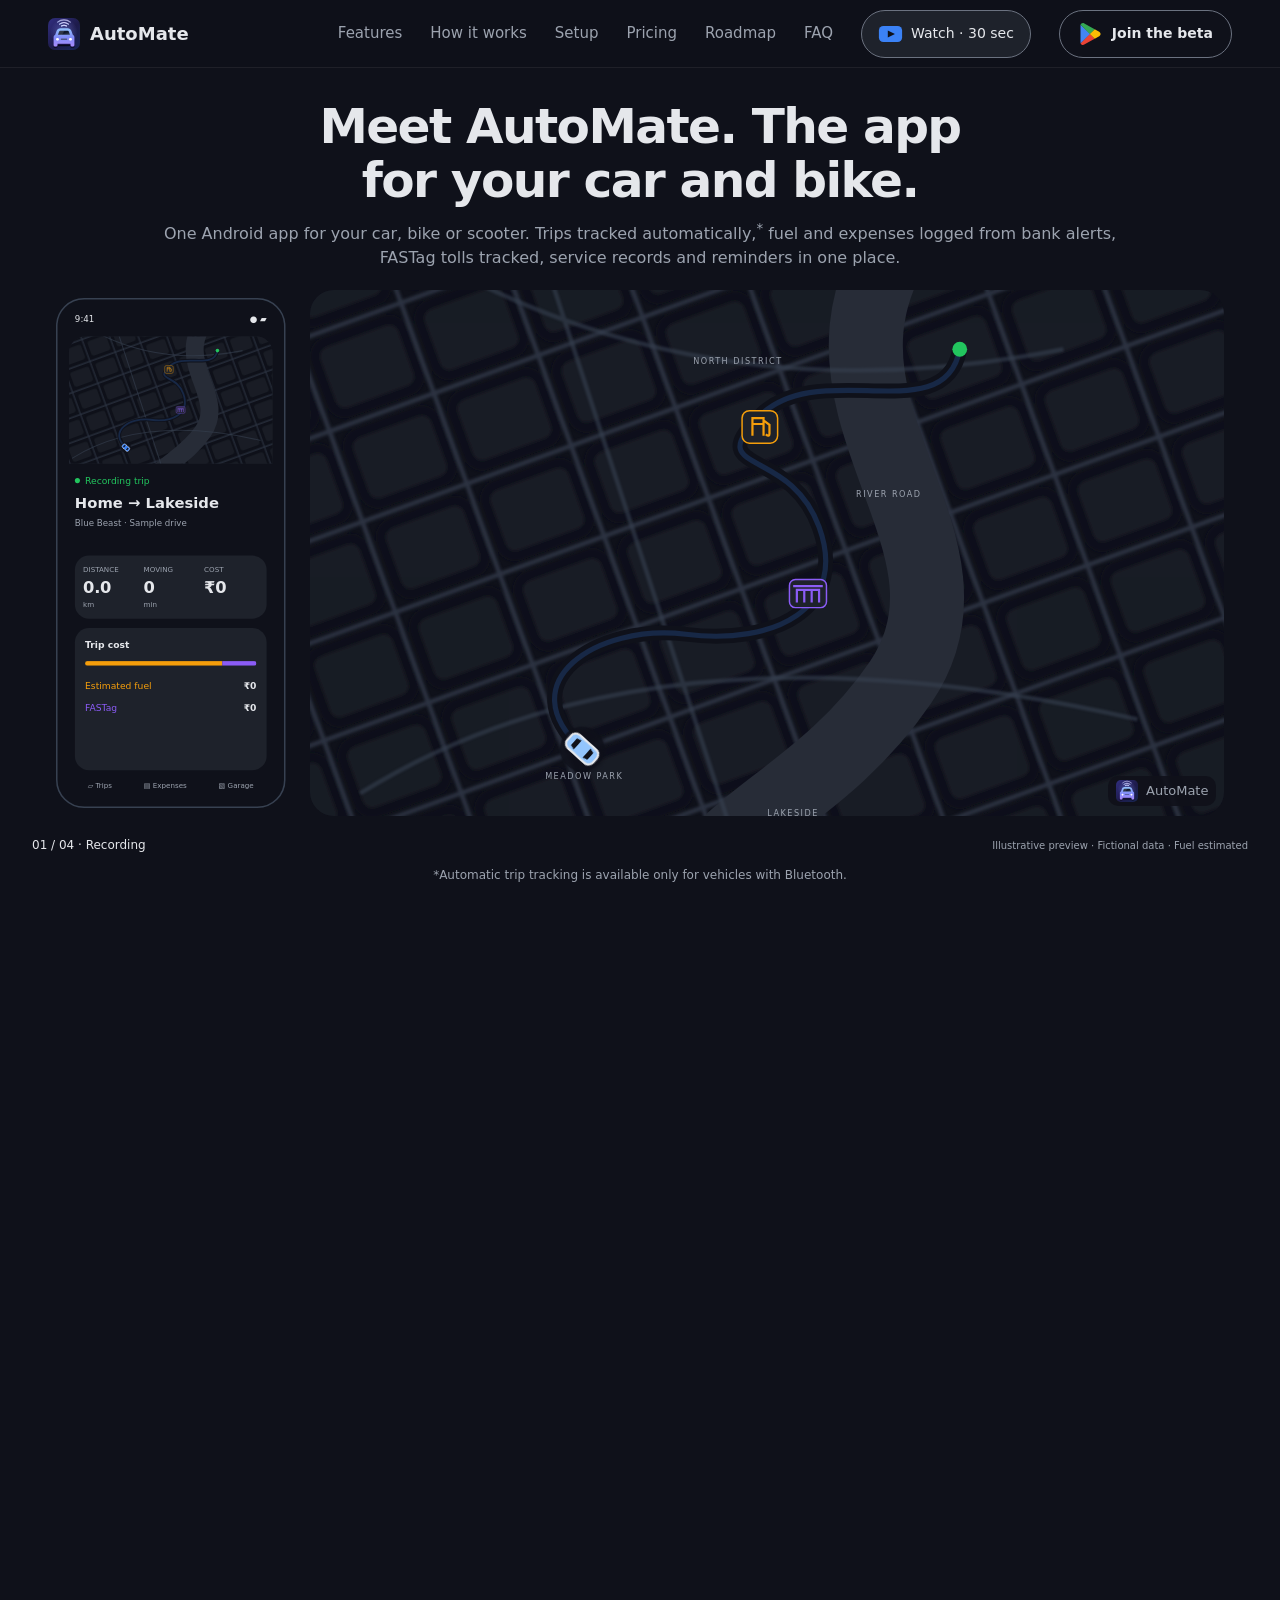
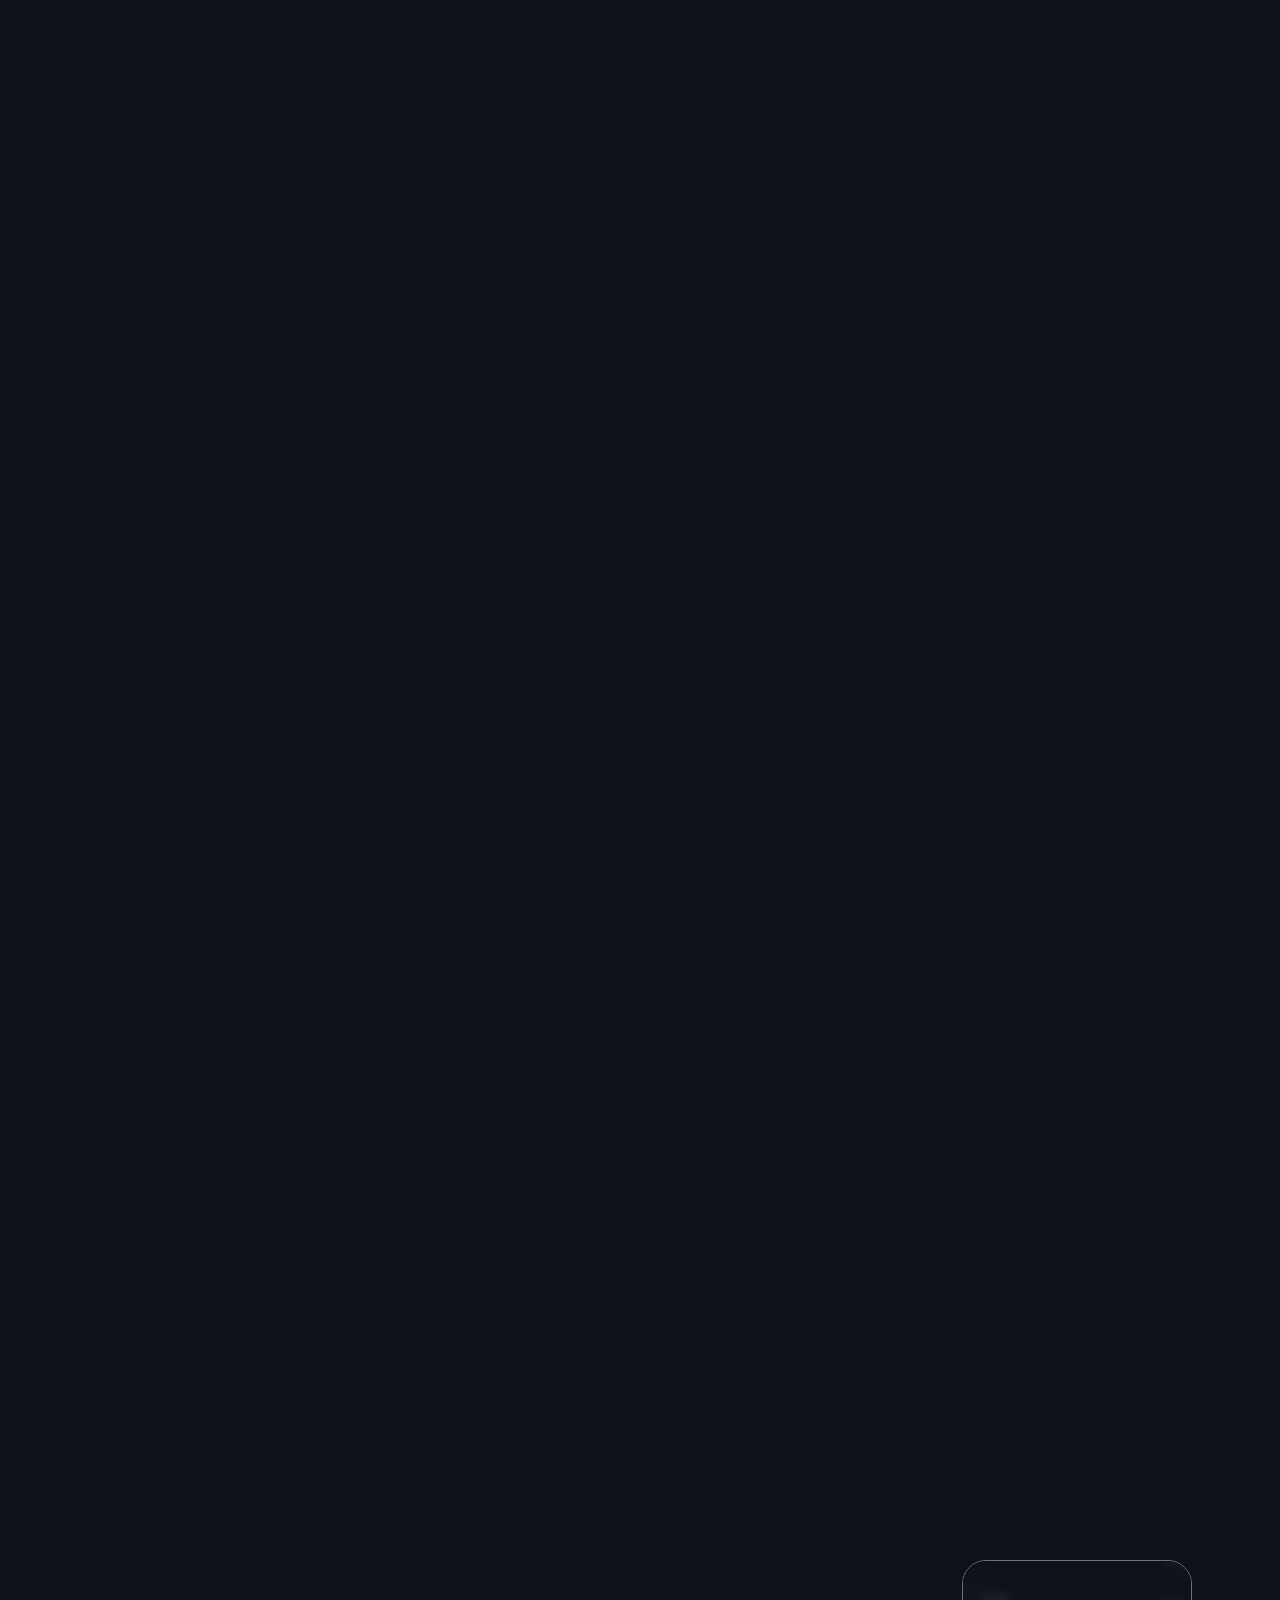
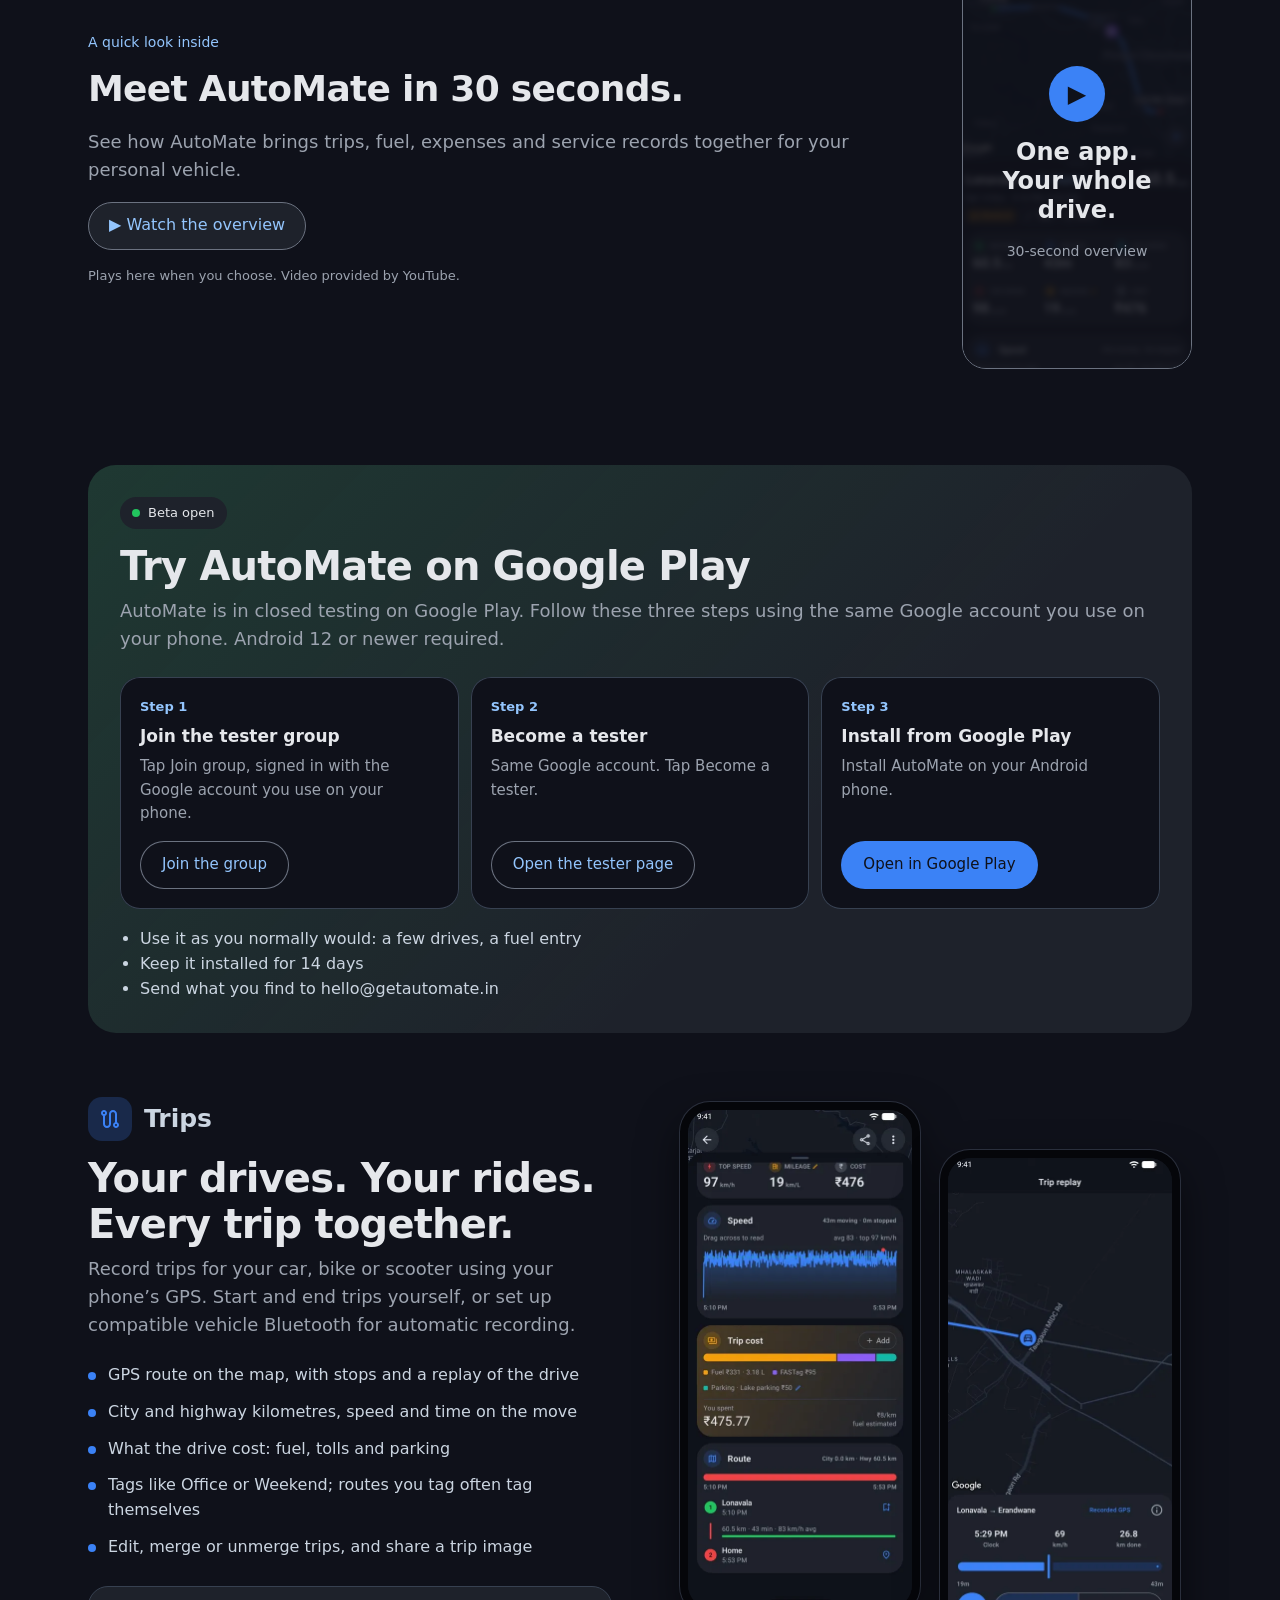
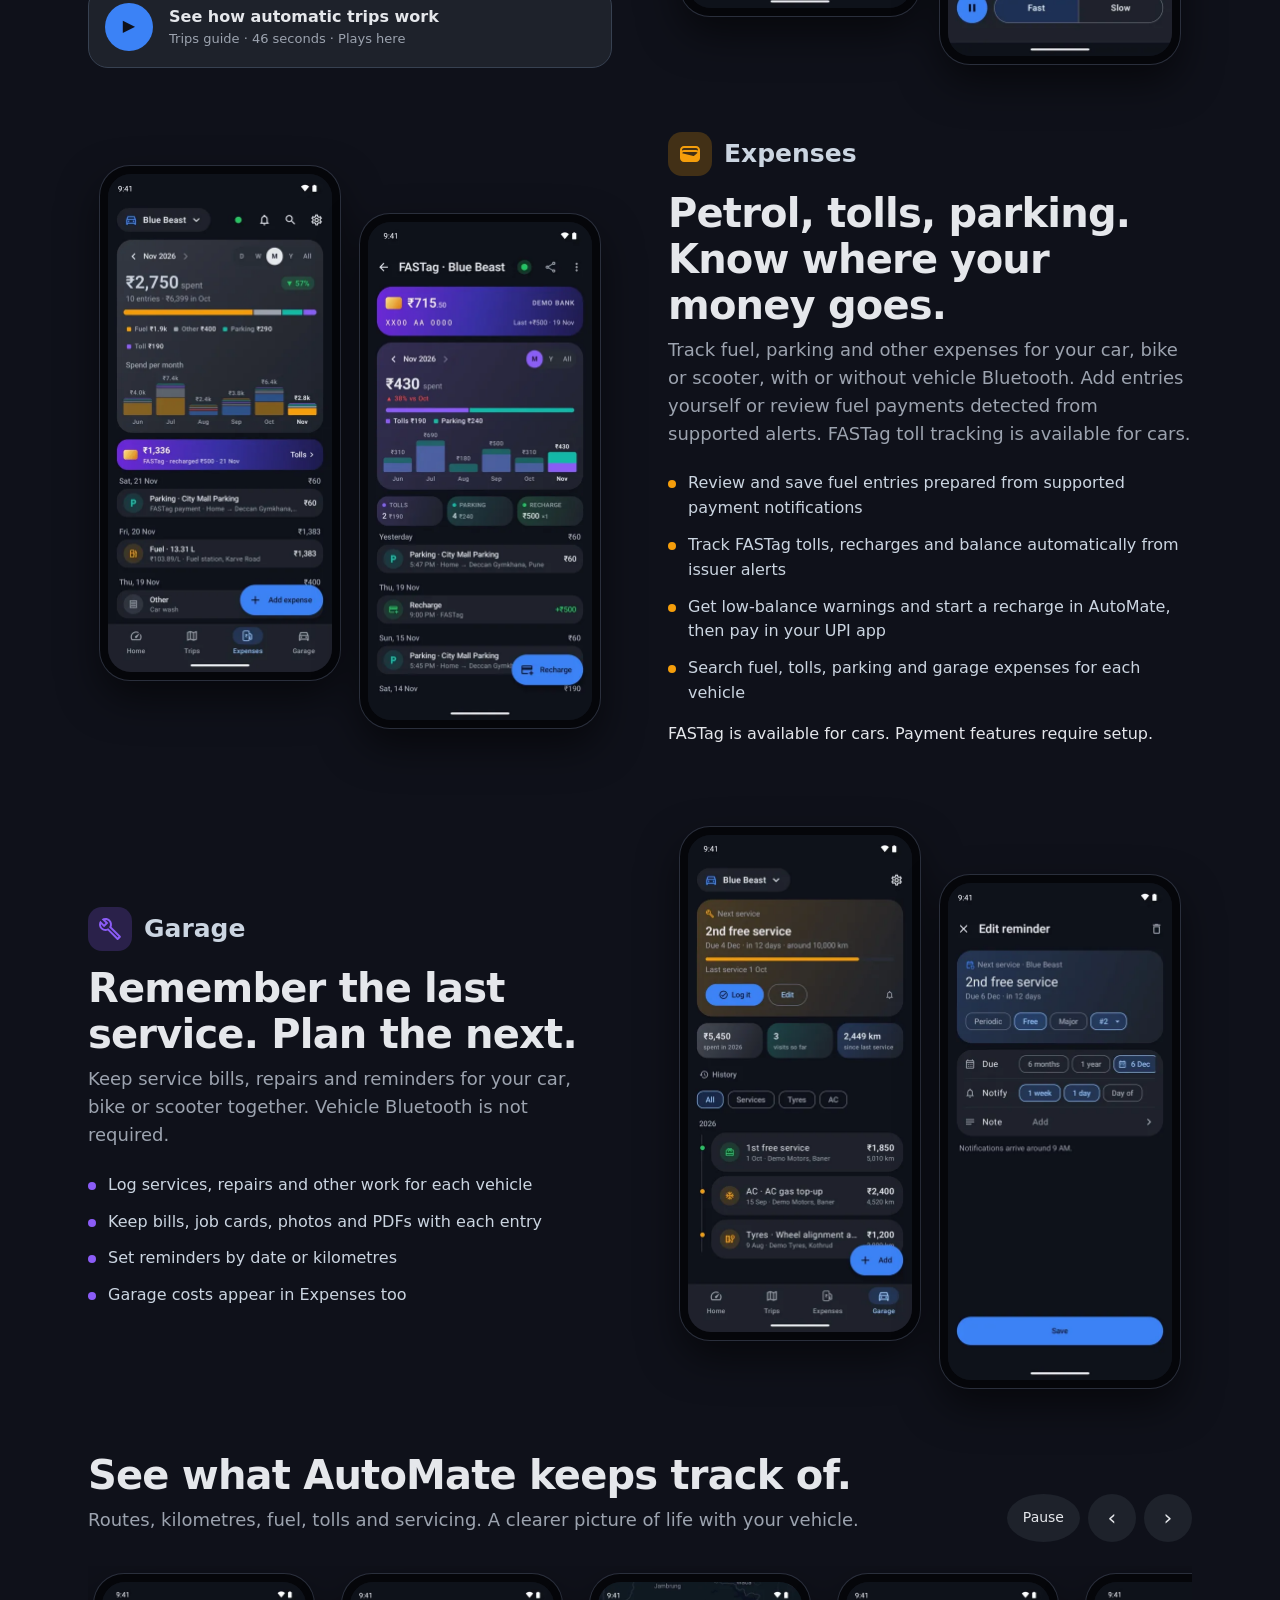
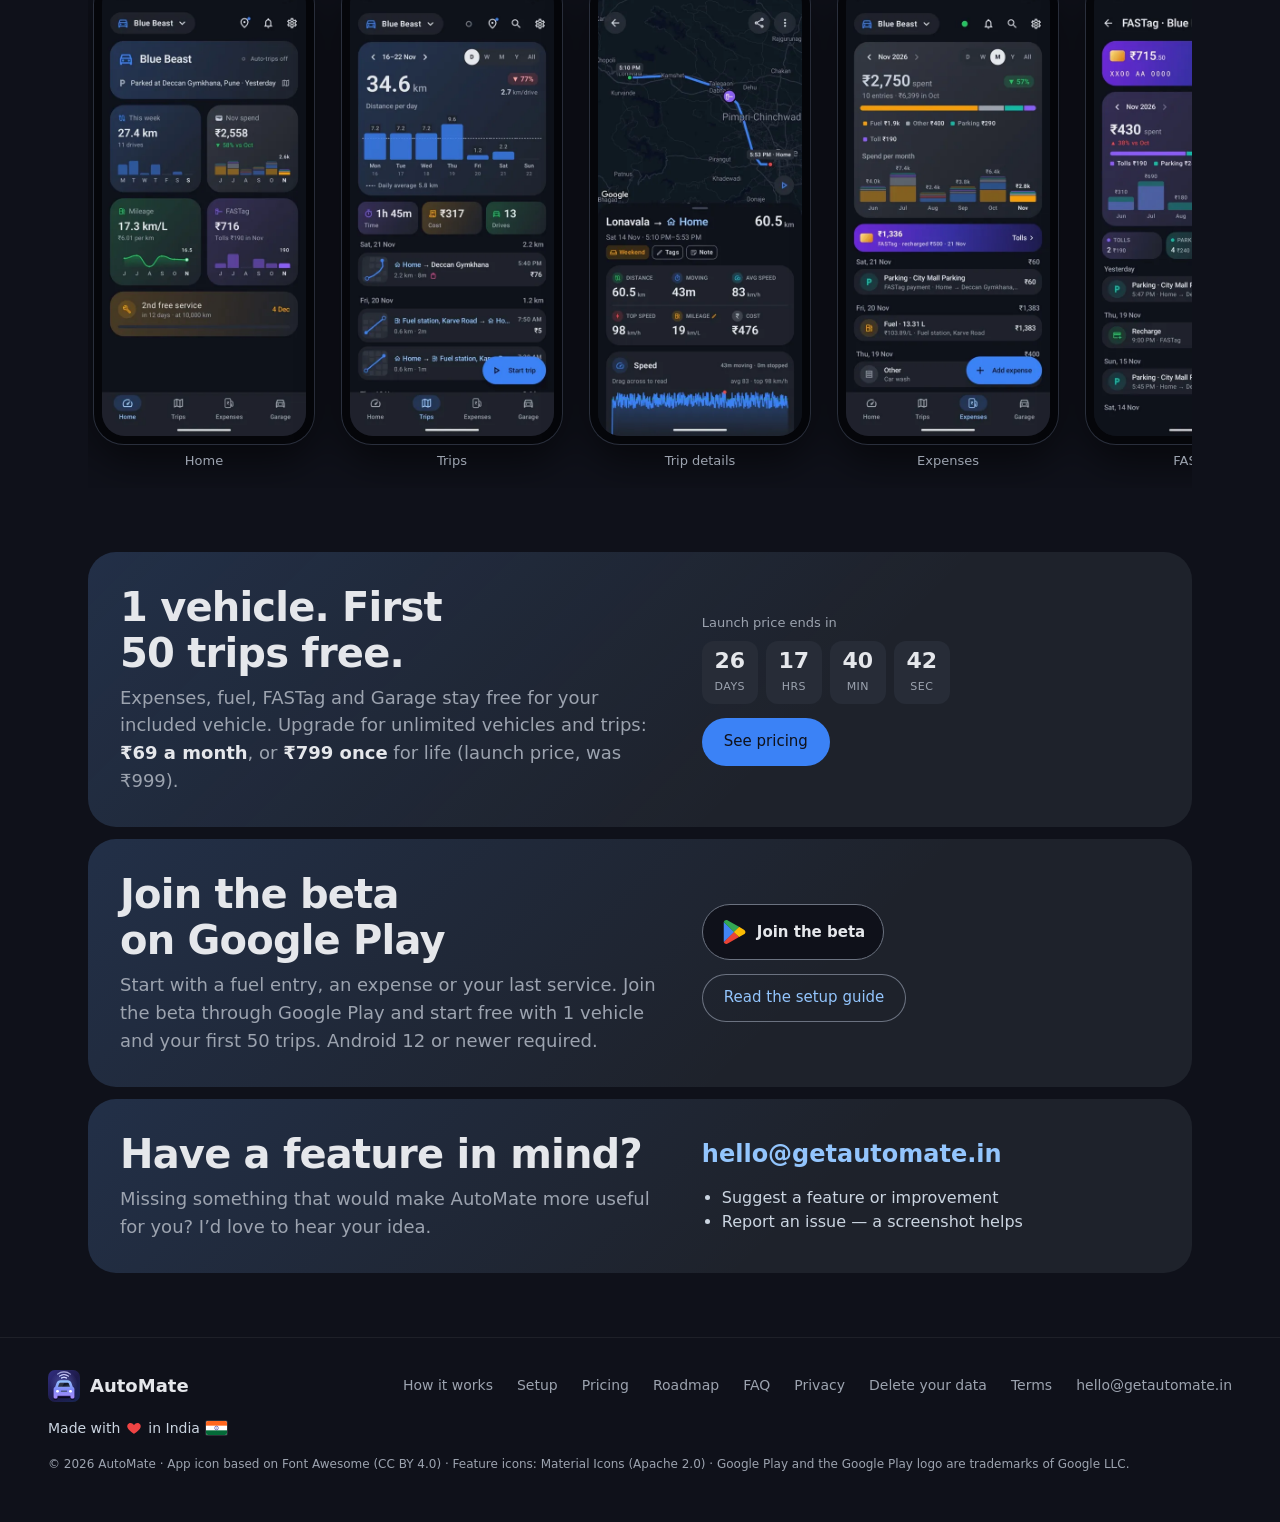
<file: site/index.html>
<!doctype html>
<html lang="en">
<head>
<meta charset="utf-8">
<meta name="viewport" content="width=device-width, initial-scale=1">
<title>AutoMate – Vehicle Expense &amp; Trip Tracker for India</title>
<meta name="description" content="Manage trips, fuel, expenses and service records for your car, bike or scooter with AutoMate. Bluetooth is only needed for automatic trip tracking.">
<meta name="theme-color" content="#0F111A">
<meta name="color-scheme" content="dark">
<meta property="og:title" content="AutoMate – Vehicle Expense &amp; Trip Tracker for India">
<meta property="og:description" content="Manage trips, fuel, expenses and service records for your car, bike or scooter with AutoMate. Bluetooth is only needed for automatic trip tracking.">
<meta property="og:type" content="website">
<link rel="canonical" href="https://getautomate.in/">
<meta property="og:url" content="https://getautomate.in/">
<meta property="og:site_name" content="AutoMate">
<meta property="og:locale" content="en_IN">
<meta property="og:image" content="https://getautomate.in/img/og.jpg?v=9339975a6293">
<meta property="og:image:width" content="1200">
<meta property="og:image:height" content="630">
<meta property="og:image:alt" content="AutoMate: a mate for your auto. Trips and spending, tracked on your Android phone.">
<meta name="twitter:card" content="summary_large_image">
<meta name="twitter:title" content="AutoMate – Vehicle Expense &amp; Trip Tracker for India">
<meta name="twitter:description" content="Manage trips, fuel, expenses and service records for your car, bike or scooter with AutoMate. Bluetooth is only needed for automatic trip tracking.">
<link rel="manifest" href="manifest.webmanifest">
<link rel="icon" href="favicon.svg" type="image/svg+xml">
<link rel="icon" href="favicon-32.png" sizes="32x32" type="image/png">
<link rel="apple-touch-icon" href="apple-touch-icon.png">
<link rel="stylesheet" href="style.css?v=ecc96122eb68">
<link rel="stylesheet" href="trip-story.css?v=51553494ea7e">
<link rel="stylesheet" href="video.css?v=45ad3bd97afd">
<script type="application/ld+json">
{
 "@context": "https://schema.org",
 "@graph": [
  {
   "@type": "Organization",
   "@id": "https://getautomate.in/#org",
   "name": "AutoMate",
   "url": "https://getautomate.in/",
   "logo": "https://getautomate.in/apple-touch-icon.png",
   "email": "hello@getautomate.in"
  },
  {
   "@type": "WebSite",
   "@id": "https://getautomate.in/#site",
   "name": "AutoMate",
   "url": "https://getautomate.in/",
   "publisher": {
    "@id": "https://getautomate.in/#org"
   },
   "inLanguage": "en-IN"
  },
  {
   "@type": "MobileApplication",
   "name": "AutoMate",
   "operatingSystem": "Android 12 or newer",
   "applicationCategory": "TravelApplication",
   "description": "AutoMate is a personal vehicle management app for car, bike and scooter owners in India. Manage fuel, expenses and garage records without vehicle Bluetooth. Record trips manually using phone GPS, or automatically with compatible vehicle Bluetooth after setup. FASTag tracking is for cars and uses supported issuer alerts. No extra hardware or account is required.",
   "url": "https://getautomate.in/",
   "image": "https://getautomate.in/apple-touch-icon.png",
   "publisher": {
    "@id": "https://getautomate.in/#org"
   },
   "offers": [
    {
     "@type": "Offer",
     "name": "Free: 1 vehicle and first 50 trips",
     "price": "0",
     "priceCurrency": "INR"
    },
    {
     "@type": "Offer",
     "name": "Monthly: unlimited vehicles and trips",
     "price": "69",
     "priceCurrency": "INR"
    },
    {
     "@type": "Offer",
     "name": "Lifetime: unlimited vehicles and trips",
     "price": "999",
     "priceCurrency": "INR"
    }
   ]
  }
 ]
}
</script>
</head>
<body>
<svg class="sprite" aria-hidden="true"><symbol id="build" viewBox="0 0 24 24"><path d="M22.61 18.99l-9.08-9.08c.93-2.34.45-5.1-1.44-7C9.79.61 6.21.4 3.66 2.26L7.5 6.11 6.08 7.52 2.25 3.69C.39 6.23.6 9.82 2.9 12.11c1.86 1.86 4.57 2.35 6.89 1.48l9.11 9.11c.39.39 1.02.39 1.41 0l2.3-2.3c.4-.38.4-1.01 0-1.41zm-3 1.6l-9.46-9.46c-.61.45-1.29.72-2 .82-1.36.2-2.79-.21-3.83-1.25C3.37 9.76 2.93 8.5 3 7.26l3.09 3.09 4.24-4.24-3.09-3.09c1.24-.07 2.49.37 3.44 1.31 1.08 1.08 1.49 2.57 1.24 3.96-.12.71-.42 1.37-.88 1.96l9.45 9.45-.88.89z"/></symbol><symbol id="calendar-month" viewBox="0 0 24 24"><path d="M19,4h-1V2h-2v2H8V2H6v2H5C3.89,4,3.01,4.9,3.01,6L3,20c0,1.1,0.89,2,2,2h14c1.1,0,2-0.9,2-2V6C21,4.9,20.1,4,19,4z M19,20 H5V10h14V20z M19,8H5V6h14V8z M9,14H7v-2h2V14z M13,14h-2v-2h2V14z M17,14h-2v-2h2V14z M9,18H7v-2h2V18z M13,18h-2v-2h2V18z M17,18 h-2v-2h2V18z"/></symbol><symbol id="local-gas-station" viewBox="0 0 24 24"><path d="m19.77 7.23.01-.01-3.72-3.72L15 4.56l2.11 2.11c-.94.36-1.61 1.26-1.61 2.33 0 1.38 1.12 2.5 2.5 2.5.36 0 .69-.08 1-.21v7.21c0 .55-.45 1-1 1s-1-.45-1-1V14c0-1.1-.9-2-2-2h-1V5c0-1.1-.9-2-2-2H6c-1.1 0-2 .9-2 2v16h10v-7.5h1.5v5c0 1.38 1.12 2.5 2.5 2.5s2.5-1.12 2.5-2.5V9c0-.69-.28-1.32-.73-1.77zM12 13.5V19H6v-7h6v1.5zm0-3.5H6V5h6v5zm6 0c-.55 0-1-.45-1-1s.45-1 1-1 1 .45 1 1-.45 1-1 1z"/></symbol><symbol id="route" viewBox="0 0 24 24"><path d="M19,15.18V7c0-2.21-1.79-4-4-4s-4,1.79-4,4v10c0,1.1-0.9,2-2,2s-2-0.9-2-2V8.82C8.16,8.4,9,7.3,9,6c0-1.66-1.34-3-3-3 S3,4.34,3,6c0,1.3,0.84,2.4,2,2.82V17c0,2.21,1.79,4,4,4s4-1.79,4-4V7c0-1.1,0.9-2,2-2s2,0.9,2,2v8.18c-1.16,0.41-2,1.51-2,2.82 c0,1.66,1.34,3,3,3s3-1.34,3-3C21,16.7,20.16,15.6,19,15.18z M6,7C5.45,7,5,6.55,5,6s0.45-1,1-1s1,0.45,1,1S6.55,7,6,7z M18,19 c-0.55,0-1-0.45-1-1s0.45-1,1-1s1,0.45,1,1S18.55,19,18,19z"/></symbol><symbol id="speed" viewBox="0 0 24 24"><path d="M20.38 8.57l-1.23 1.85a8 8 0 0 1-.22 7.58H5.07A8 8 0 0 1 15.58 6.85l1.85-1.23A10 10 0 0 0 3.35 19a2 2 0 0 0 1.72 1h13.85a2 2 0 0 0 1.74-1 10 10 0 0 0-.27-10.44z"/><path d="M10.59 15.41a2 2 0 0 0 2.83 0l5.66-8.49-8.49 5.66a2 2 0 0 0 0 2.83z"/></symbol><symbol id="swap-horiz" viewBox="0 0 24 24"><path d="M6.99 11L3 15l3.99 4v-3H14v-2H6.99v-3zM21 9l-3.99-4v3H10v2h7.01v3L21 9z"/></symbol><symbol id="toll" viewBox="0 0 24 24"><path d="M4 9h4a1 1 0 0 1 1 1v11H3V10a1 1 0 0 1 1-1zM2 9h8L9 5H3z" fill="none" stroke="currentColor" stroke-width="1.6" stroke-linejoin="round"/><path d="M9 13h12" fill="none" stroke="currentColor" stroke-width="2.2" stroke-linecap="round"/></symbol><symbol id="wallet" viewBox="0 0 24 24"><path d="M18,4H6C3.79,4,2,5.79,2,8v8c0,2.21,1.79,4,4,4h12c2.21,0,4-1.79,4-4V8C22,5.79,20.21,4,18,4z M16.14,13.77 c-0.24,0.2-0.57,0.28-0.88,0.2L4.15,11.25C4.45,10.52,5.16,10,6,10h12c0.67,0,1.26,0.34,1.63,0.84L16.14,13.77z M6,6h12 c1.1,0,2,0.9,2,2v0.55C19.41,8.21,18.73,8,18,8H6C5.27,8,4.59,8.21,4,8.55V8C4,6.9,4.9,6,6,6z"/></symbol></svg>
<a class="skip" href="#main">Skip to content</a>
<header class="nav">
  <a class="logo" href="./"><img src="img/logo.svg" alt="" width="32" height="32">AutoMate</a>
  <nav class="links" aria-label="Main">
    <a href="index.html#features">Features</a><a href="how-it-works.html">How it works</a><a href="setup.html">Setup</a><a href="pricing.html">Pricing</a><a href="roadmap.html">Roadmap</a><a href="faq.html">FAQ</a>
    <button class="nav-video" data-open-video aria-label="Watch the 30-second AutoMate video"><svg viewBox="0 0 28 20" aria-hidden="true"><rect x="1" y="1" width="26" height="18" rx="5"/><path d="m11 6 8 4-8 4z"/></svg><span>Watch · 30 sec</span></button>
    <a class="btn beta-cta" aria-label="Join the beta on Google Play" href="index.html#beta"><img src="img/google-play.svg" width="24" height="24" alt="" aria-hidden="true"><span>Join the beta</span></a>
  </nav>
</header>
<main id="main">
<svg class="sprite" aria-hidden="true"><symbol id="story-route" viewBox="0 0 24 24"><path d="M19,15.18V7c0-2.21-1.79-4-4-4s-4,1.79-4,4v10c0,1.1-0.9,2-2,2s-2-0.9-2-2V8.82C8.16,8.4,9,7.3,9,6c0-1.66-1.34-3-3-3 S3,4.34,3,6c0,1.3,0.84,2.4,2,2.82V17c0,2.21,1.79,4,4,4s4-1.79,4-4V7c0-1.1,0.9-2,2-2s2,0.9,2,2v8.18c-1.16,0.41-2,1.51-2,2.82 c0,1.66,1.34,3,3,3s3-1.34,3-3C21,16.7,20.16,15.6,19,15.18z M6,7C5.45,7,5,6.55,5,6s0.45-1,1-1s1,0.45,1,1S6.55,7,6,7z M18,19 c-0.55,0-1-0.45-1-1s0.45-1,1-1s1,0.45,1,1S18.55,19,18,19z"/></symbol><symbol id="story-wallet" viewBox="0 0 24 24"><path d="M18,4H6C3.79,4,2,5.79,2,8v8c0,2.21,1.79,4,4,4h12c2.21,0,4-1.79,4-4V8C22,5.79,20.21,4,18,4z M16.14,13.77 c-0.24,0.2-0.57,0.28-0.88,0.2L4.15,11.25C4.45,10.52,5.16,10,6,10h12c0.67,0,1.26,0.34,1.63,0.84L16.14,13.77z M6,6h12 c1.1,0,2,0.9,2,2v0.55C19.41,8.21,18.73,8,18,8H6C5.27,8,4.59,8.21,4,8.55V8C4,6.9,4.9,6,6,6z"/></symbol><symbol id="story-local-gas-station" viewBox="0 0 24 24"><path d="m19.77 7.23.01-.01-3.72-3.72L15 4.56l2.11 2.11c-.94.36-1.61 1.26-1.61 2.33 0 1.38 1.12 2.5 2.5 2.5.36 0 .69-.08 1-.21v7.21c0 .55-.45 1-1 1s-1-.45-1-1V14c0-1.1-.9-2-2-2h-1V5c0-1.1-.9-2-2-2H6c-1.1 0-2 .9-2 2v16h10v-7.5h1.5v5c0 1.38 1.12 2.5 2.5 2.5s2.5-1.12 2.5-2.5V9c0-.69-.28-1.32-.73-1.77zM12 13.5V19H6v-7h6v1.5zm0-3.5H6V5h6v5zm6 0c-.55 0-1-.45-1-1s.45-1 1-1 1 .45 1 1-.45 1-1 1z"/></symbol><symbol id="story-toll" viewBox="0 0 24 24"><path d="M4 9h4a1 1 0 0 1 1 1v11H3V10a1 1 0 0 1 1-1zM2 9h8L9 5H3z" fill="none" stroke="currentColor" stroke-width="1.6" stroke-linejoin="round"/><path d="M9 13h12" fill="none" stroke="currentColor" stroke-width="2.2" stroke-linecap="round"/></symbol><symbol id="story-receipt-long" viewBox="0 0 24 24"><path d="M19.5,3.5L18,2l-1.5,1.5L15,2l-1.5,1.5L12,2l-1.5,1.5L9,2L7.5,3.5L6,2v14H3v3c0,1.66,1.34,3,3,3h12c1.66,0,3-1.34,3-3V2 L19.5,3.5z M15,20H6c-0.55,0-1-0.45-1-1v-1h10V20z M19,19c0,0.55-0.45,1-1,1s-1-0.45-1-1v-3H8V5h11V19z"/><rect height="2" width="6" x="9" y="7"/><rect height="2" width="2" x="16" y="7"/><rect height="2" width="6" x="9" y="10"/><rect height="2" width="2" x="16" y="10"/></symbol><symbol id="story-time" viewBox="0 0 24 24"><path d="M12 2a10 10 0 1 0 0 20 10 10 0 0 0 0-20m0 2a8 8 0 1 1 0 16 8 8 0 0 1 0-16m-1 3v6l5 3 1-1.7-4-2.3V7z"/></symbol></svg><svg class="sprite" aria-hidden="true"><symbol id="story-place" viewBox="0 0 24 24"><path d="M12 12c-1.1 0-2-.9-2-2s.9-2 2-2 2 .9 2 2-.9 2-2 2zm6-1.8C18 6.57 15.35 4 12 4s-6 2.57-6 6.2c0 2.34 1.95 5.44 6 9.14 4.05-3.7 6-6.8 6-9.14zM12 2c4.2 0 8 3.22 8 8.2 0 3.32-2.67 7.25-8 11.8-5.33-4.55-8-8.48-8-11.8C4 5.22 7.8 2 12 2z"/></symbol></svg><section id="trip-story" aria-label="Follow a sample AutoMate trip"><section class="drive-track journey-track" id="journey"><div class="drive-stage stage"><div class="map-decorations"><div class="map-notice" id="mapNotice" role="status" aria-live="polite"><span class="notice-icon" id="noticeIcon"></span><div><strong id="noticeTitle"></strong><small id="noticeDetail"></small></div></div><div class="map-brand" id="mapBrand"><img src="img/logo.svg" alt="" width="22" height="22"><span>AutoMate</span></div></div><div class="map-shade"></div><header class="fixed-intro"><h1>Meet AutoMate. <br>The app for your car and bike.</h1><p>One Android app for your car, bike or scooter. Trips tracked automatically,<sup>*</sup> fuel and expenses logged from bank alerts, FASTag tolls tracked, service records and reminders in one place.</p></header><section class="intro"><div class="visual" id="visual"><svg class="map" viewBox="640 70 720 710" preserveAspectRatio="xMidYMid meet" aria-label="Illustrative map with a route, toll booth and fuel stop"><defs><pattern id="blocks" width="150" height="130" patternTransform="rotate(-20)" patternUnits="userSpaceOnUse"><rect class="district" x="10" y="10" width="125" height="100" rx="20"/><path class="street" d="M0 125H150M145 0V130"/></pattern><filter id="soft"><feGaussianBlur stdDeviation="2"/></filter></defs><rect x="-2000" y="-2000" width="6000" height="6000" fill="var(--bg)"/><rect x="-2000" y="-2000" width="6000" height="6000" fill="url(#blocks)" opacity=".7" filter="url(#soft)"/><path d="M1270 -100C940 180 1330 380 1180 600S800 800 950 1050" fill="none" stroke="var(--high)" stroke-width="100"/><g class="minor"><path class="street" d="M500 0Q900 250 1400 150M450 750Q850 500 1500 650M690 0L1000 950"/></g><text class="map-label" x="900" y="170">NORTH DISTRICT</text><text class="map-label" x="1000" y="780">LAKESIDE</text><path id="routeBase" class="route-shadow" d="M750 690C650 600 770 520 890 535S1110 500 1070 390S910 320 990 240S1240 260 1260 150"/><path class="route" opacity=".2" d="M750 690C650 600 770 520 890 535S1110 500 1070 390S910 320 990 240S1240 260 1260 150"/><path id="routeDraw" class="route" d="M750 690C650 600 770 520 890 535S1110 500 1070 390S910 320 990 240S1240 260 1260 150"/><g id="tollMarker" transform="translate(1055 480)"><rect x="-25" y="-19" width="50" height="38" rx="8" fill="var(--surface)" stroke="var(--violet)" stroke-width="2"/><path d="M-15 12V-5H15V12M-20 -10H20M-5 -5V12M5 -5V12" fill="none" stroke="var(--violet)" stroke-width="3"/></g><g id="fuelMarker" transform="translate(990 255)"><rect x="-24" y="-22" width="48" height="44" rx="10" fill="var(--surface)" stroke="var(--amber)" stroke-width="2"/><path d="M-10 12V-12H5V12M-10 -4H5M5 -9L13 -3V9Q13 14 8 10" fill="none" stroke="var(--amber)" stroke-width="3"/></g><circle cx="750" cy="690" r="9" fill="var(--text)"/><circle id="destinationMarker" cx="1260" cy="150" r="10" fill="var(--green)"/><g id="car"><circle r="30" fill="var(--bg)" opacity=".7"/><rect x="-12" y="-23" width="24" height="46" rx="8" fill="var(--blue)" stroke="var(--text)" stroke-width="2"/><path d="M-8 -8H8L6 -15H-6ZM-8 8H8L6 15H-6Z" fill="var(--bg)"/><path d="M-12 -12V-3M12 -12V-3M-12 9V17M12 9V17" stroke="var(--text)" stroke-width="3"/></g><text class="map-label" x="700" y="730">MEADOW PARK</text><text class="map-label" x="1120" y="350">RIVER ROAD</text></svg></div><div class="app-half"><div class="device-column"><div class="phone"><div class="phone-top"><span>9:41</span><span>● ▰</span></div><div class="phone-content"><div class="phone-map"><svg viewBox="0 0 230 138"><rect width="230" height="138" fill="var(--high)"/><path d="M0 35L230 90M40 0L75 138M180 0L130 138" class="road"/><path d="M26 110C70 95 50 50 110 60S160 95 200 28" class="route"/><circle cx="26" cy="110" r="4" fill="var(--text)"/><circle cx="200" cy="28" r="5" fill="var(--green)"/></svg></div><div class="appbody"><div class="status"><span class="dot"></span><span id="appstatus">Recording trip</span></div><h3>Home → Lakeside</h3><span class="sub">Blue Beast · Sample drive</span><div class="stats"><div><small>Distance</small><strong id="demo-km">0.0</strong><i> km</i></div><div><small>Moving</small><strong id="demo-time">0</strong><i> min</i></div><div><small>Cost</small><strong id="demo-cost">₹0</strong></div></div><div class="receipt"><b>Trip cost</b><div class="bar"><span></span><span></span></div><div class="row"><span class="fuel">Estimated fuel</span><b id="demo-fuel">₹0</b></div><div class="row"><span class="toll">FASTag</span><b id="demo-toll">₹0</b></div><div class="fuel-review" id="fuelReview"><span class="fuel">Fuel payment · ₹2,000</span><small>Ready to review · Separate expense</small></div><div class="row" id="log"><span>Waiting for your drive</span><span>—</span></div></div><div class="appnav"><span>▱ Trips</span><span>▤ Expenses</span><span>▧ Garage</span></div></div></div></div></div></div><aside class="live-stats"><span class="eyebrow">A drive, remembered</span><h2 id="sideTitle">Recording your trip</h2><p class="side-caption">Set up automatic trips once. AutoMate records your route, distance and driving time as you go.</p><div class="metric"><span>⌁ Distance</span><strong id="sideKm">0.0 <small>km</small></strong></div><div class="metric"><span>◷ Driving time</span><strong id="sideTime">0 <small>min</small></strong></div><div class="metric"><span>₹ Estimated trip cost</span><strong id="sideCost">₹0</strong></div><div class="event-history"><span id="historyStart">✓ Trip started</span><span id="historyToll">FASTag payment added · ₹85</span><span id="historyFuel">Fuel payment · ₹2,000 · To review</span><span id="historySaved">Trip saved in AutoMate</span></div></aside></section><div class="chapter-indicator"><span id="phase">01 / 04 · Recording</span><div class="progress"><span id="progressFill"></span></div><small>Illustrative preview · Fictional data · Fuel estimated</small></div><p class="hero-footnote" id="automatic-trips-note">*Automatic trip tracking is available only for vehicles with Bluetooth.</p></div></section></section><section class="video-overview" aria-labelledby="video-heading"><div><span class="video-kicker">A quick look inside</span><h2 id="video-heading">Meet AutoMate in 30 seconds.</h2><p>See how AutoMate brings trips, fuel, expenses and service records together for your personal vehicle.</p><button class="video-watch" data-open-video>▶ Watch the overview</button><p class="video-note">Plays here when you choose. Video provided by YouTube.</p></div><button class="video-poster" data-open-video aria-label="Play the 30-second AutoMate overview"><img src="img/trip.jpg" width="450" height="1000" loading="lazy" alt="AutoMate trip details preview"><span class="video-poster-shade"></span><span class="video-poster-label"><span class="video-play" aria-hidden="true">▶</span><strong>One app.<br>Your whole drive.</strong><small>30-second overview</small></span></button></section>

<section class="beta-sec wash" id="beta" aria-labelledby="beta-h" style="--tone:var(--green)">
  <span class="pill">Beta open</span>
  <h2 id="beta-h">Try AutoMate on Google Play</h2>
  <p class="sub">AutoMate is in closed testing on Google Play. Follow these three steps using the same Google account you use on your phone. Android 12 or newer required.</p>
  <ol class="beta-row">
<li><b>Join the tester group</b><span>Tap Join group, signed in with the Google account you use on your phone.</span><a class="btn out" href="https://groups.google.com/g/automate_test_team" target="_blank" rel="noopener">Join the group</a></li>
<li><b>Become a tester</b><span>Same Google account. Tap Become a tester.</span><a class="btn out" href="https://play.google.com/apps/testing/in.getautomate.app" target="_blank" rel="noopener">Open the tester page</a></li>
<li><b>Install from Google Play</b><span>Install AutoMate on your Android phone.</span><a class="btn pri" href="https://play.google.com/store/apps/details?id=in.getautomate.app" target="_blank" rel="noopener">Open in Google Play</a></li></ol>
  <ul class="do"><li>Use it as you normally would: a few drives, a fuel entry</li><li>Keep it installed for 14 days</li><li>Send what you find to hello@getautomate.in</li></ul>
</section>
<section class="band" id="features" style="--tone:var(--blue)" aria-labelledby="trips-h">
  <div class="txt">
    <p class="kicker"><span class="badge" style="--tone:var(--blue)"><svg class="ico" aria-hidden="true"><use href="#route"/></svg></span>Trips</p>
    <h2 id="trips-h">Your drives. Your rides. Every trip together.</h2>
    <p class="sub">Record trips for your car, bike or scooter using your phone’s GPS. Start and end trips yourself, or set up compatible vehicle Bluetooth for automatic recording.</p>
    <ul class="checks">
      <li>GPS route on the map, with stops and a replay of the drive</li>
      <li>City and highway kilometres, speed and time on the move</li>
      <li>What the drive cost: fuel, tolls and parking</li>
      <li>Tags like Office or Weekend; routes you tag often tag themselves</li>
      <li>Edit, merge or unmerge trips, and share a trip image</li>
    </ul>
    <div data-video-placement="home-trips"><button class="trips-guide-watch" data-open-video="trips"><span class="trips-guide-play" aria-hidden="true">▶</span><span><b>See how automatic trips work</b><small>Trips guide · 46 seconds · Plays here</small></span></button></div>
  </div>
  <div class="pair">
    <figure class="phone"><div class="scr"><picture><source srcset="img/trip-cost.webp" type="image/webp"><img src="img/trip-cost.jpg" alt="Trip cost: fuel ₹331, FASTag ₹95 and parking ₹50, and the route split into city and highway" width="450" height="1000" loading="lazy"></picture></div></figure>
    <figure class="phone"><div class="scr"><picture><source srcset="img/replay.webp" type="image/webp"><img src="img/replay.jpg" alt="Trip replay: the car moving along the route at 69 km/h, 26.8 km done" width="450" height="1000" loading="lazy"></picture></div></figure>
  </div>
</section>

<section class="band flip" style="--tone:var(--amber)" aria-labelledby="fuel-h">
  <div class="txt">
    <p class="kicker"><span class="badge" style="--tone:var(--amber)"><svg class="ico" aria-hidden="true"><use href="#wallet"/></svg></span>Expenses</p>
    <h2 id="fuel-h">Petrol, tolls, parking. Know where your money goes.</h2>
    <p class="sub">Track fuel, parking and other expenses for your car, bike or scooter, with or without vehicle Bluetooth. Add entries yourself or review fuel payments detected from supported alerts. FASTag toll tracking is available for cars.</p>
    <ul class="checks">
      <li>Review and save fuel entries prepared from supported payment notifications</li>
      <li>Track FASTag tolls, recharges and balance automatically from issuer alerts</li>
      <li>Get low-balance warnings and start a recharge in AutoMate, then pay in your UPI app</li>
      <li>Search fuel, tolls, parking and garage expenses for each vehicle</li>
    </ul>
    <p class="note">FASTag is available for cars. Payment features require setup.</p>
  </div>
  <div class="pair">
    <figure class="phone"><div class="scr"><picture><source srcset="img/expenses.webp" type="image/webp"><img src="img/expenses.jpg" alt="Expenses tab: ₹2,750 spent in November, 57% less than October, mostly fuel, spend for the last six months, then each payment by day" width="450" height="1000" loading="lazy"></picture></div></figure>
    <figure class="phone"><div class="scr"><picture><source srcset="img/fastag.webp" type="image/webp"><img src="img/fastag.jpg" alt="FASTag: balance, toll spending and transaction history" width="450" height="1000" loading="lazy"></picture></div></figure>
  </div>
</section>

<section class="band" style="--tone:var(--violet)" aria-labelledby="garage-h">
  <div class="txt">
    <p class="kicker"><span class="badge" style="--tone:var(--violet)"><svg class="ico" aria-hidden="true"><use href="#build"/></svg></span>Garage</p>
    <h2 id="garage-h">Remember the last service. Plan the next.</h2>
    <p class="sub">Keep service bills, repairs and reminders for your car, bike or scooter together. Vehicle Bluetooth is not required.</p>
    <ul class="checks">
      <li>Log services, repairs and other work for each vehicle</li>
      <li>Keep bills, job cards, photos and PDFs with each entry</li>
      <li>Set reminders by date or kilometres</li>
      <li>Garage costs appear in Expenses too</li>
    </ul>
  </div>
  <div class="pair"><figure class="phone"><div class="scr"><picture><source srcset="img/garage.webp" type="image/webp"><img src="img/garage.jpg" alt="Garage: upcoming service and vehicle work history" width="450" height="1000" loading="lazy"></picture></div></figure><figure class="phone"><div class="scr"><picture><source srcset="img/service-reminder.webp" type="image/webp"><img src="img/service-reminder.jpg" alt="Service reminder with date and kilometre settings" width="450" height="1000" loading="lazy"></picture></div></figure></div>
</section>

<section class="section" id="screenshots" aria-labelledby="shots-h">
  <h2 id="shots-h">See what AutoMate keeps track of.</h2>
  <p class="sub">Routes, kilometres, fuel, tolls and servicing. A clearer picture of life with your vehicle.</p>
  <div class="strip-wrap">
    <div class="arrows" hidden><button type="button" data-dir="-1" aria-label="Previous screenshots">‹</button><button type="button" data-dir="1" aria-label="Next screenshots">›</button></div>
    <ul class="strip">
      <li><figure class="phone"><div class="scr"><picture><source srcset="img/home.webp" type="image/webp"><img src="img/home.jpg" alt="Home: km this week, monthly spend, mileage, FASTag balance and the next service" width="450" height="1000" loading="lazy"></picture></div><figcaption>Home</figcaption></figure></li><li><figure class="phone"><div class="scr"><picture><source srcset="img/trips.webp" type="image/webp"><img src="img/trips.jpg" alt="Trips tab: 34.6 km in the week of 16–22 November across 13 drives, distance per day, then the list of drives" width="450" height="1000" loading="lazy"></picture></div><figcaption>Trips</figcaption></figure></li><li><figure class="phone"><div class="scr"><picture><source srcset="img/trip.webp" type="image/webp"><img src="img/trip.jpg" alt="Trip details: route from Lonavala to Home on the map, 60.5 km, ₹476" width="450" height="1000" loading="lazy"></picture></div><figcaption>Trip details</figcaption></figure></li><li><figure class="phone"><div class="scr"><picture><source srcset="img/expenses.webp" type="image/webp"><img src="img/expenses.jpg" alt="Expenses tab: ₹2,750 spent in November, split into fuel, parking and tolls, with six months of spend" width="450" height="1000" loading="lazy"></picture></div><figcaption>Expenses</figcaption></figure></li><li><figure class="phone"><div class="scr"><picture><source srcset="img/fastag.webp" type="image/webp"><img src="img/fastag.jpg" alt="FASTag page: ₹716 balance, tolls and parking for the last six months" width="450" height="1000" loading="lazy"></picture></div><figcaption>FASTag</figcaption></figure></li><li><figure class="phone"><div class="scr"><picture><source srcset="img/garage.webp" type="image/webp"><img src="img/garage.jpg" alt="Garage: next service due in 12 days, ₹5,450 spent this year, and a service, an AC top-up and a wheel alignment in the history" width="450" height="1000" loading="lazy"></picture></div><figcaption>Garage</figcaption></figure></li><li><figure class="phone"><div class="scr"><picture><source srcset="img/mileage.webp" type="image/webp"><img src="img/mileage.jpg" alt="Mileage page: km/L over six months between your city and highway figures" width="450" height="1000" loading="lazy"></picture></div><figcaption>Mileage</figcaption></figure></li><li><figure class="phone"><div class="scr"><picture><source srcset="img/to-review.webp" type="image/webp"><img src="img/to-review.jpg" alt="To review: a ₹1,500 fuel payment waiting, with Log as fuel" width="450" height="1000" loading="lazy"></picture></div><figcaption>Payments to review</figcaption></figure></li><li><figure class="phone"><div class="scr"><picture><source srcset="img/settings.webp" type="image/webp"><img src="img/settings.jpg" alt="Settings: a car and a scooter, lifetime plan, automatic trips, places, mileage and payment notifications on" width="450" height="1000" loading="lazy"></picture></div><figcaption>Settings</figcaption></figure></li>
    </ul>
  </div>
</section>

<section class="get wash price-teaser" id="pricing" aria-labelledby="pricing-h">
  <div>
    <h2 id="pricing-h">1 vehicle. First 50 trips free.</h2>
    <p class="sub">Expenses, fuel, FASTag and Garage stay free for your included vehicle. Upgrade for unlimited vehicles and trips: <b>₹69 a month</b>, or <b>₹<span data-offer>799</span><span data-full hidden>999</span> once</b> for life<span data-offer> (launch price, was ₹999)</span>.</p>
  </div>
  <div class="side">
    <p class="lbl" data-offer>Launch price ends in</p>
    <div class="count" role="timer" aria-label="Time left in the launch offer" data-count hidden></div>
    <a class="btn pri" href="pricing.html">See pricing</a>
  </div>
</section>

<section class="get wash" id="get" aria-labelledby="get-h">
  <div>
    <h2 id="get-h">Join the beta on Google Play</h2>
    <p class="sub">Start with a fuel entry, an expense or your last service. Join the beta through Google Play and start free with 1 vehicle and your first 50 trips. Android 12 or newer required.</p>
  </div>
  <div class="side">
    <a class="btn beta-cta" aria-label="Join the beta on Google Play" href="#beta"><img src="img/google-play.svg" width="24" height="24" alt="" aria-hidden="true"><span>Join the beta</span></a>
    <a class="btn out" href="setup.html">Read the setup guide</a>
  </div>
</section>

<section class="contact wash" id="contact" aria-labelledby="contact-h">
  <div>
    <h2 id="contact-h">Have a feature in mind?</h2>
    <p class="sub">Missing something that would make AutoMate more useful for you? I’d love to hear your idea.</p>
  </div>
  <div>
    <a class="mail" href="mailto:hello@getautomate.in">hello@getautomate.in</a>
    <ul><li>Suggest a feature or improvement</li><li>Report an issue — a screenshot helps</li></ul>
  </div>
</section>
</main>
<footer class="foot">
  <a class="logo" href="./"><img src="img/logo.svg" alt="" width="32" height="32">AutoMate</a>
  <nav aria-label="Footer"><a href="how-it-works.html">How it works</a><a href="setup.html">Setup</a><a href="pricing.html">Pricing</a><a href="roadmap.html">Roadmap</a><a href="faq.html">FAQ</a><a href="privacy.html">Privacy</a><a href="delete-data.html">Delete your data</a><a href="terms.html">Terms</a><a href="mailto:hello@getautomate.in">hello@getautomate.in</a></nav>
  <p class="made">Made with <svg class="heart" viewBox="0 0 24 24" role="img" aria-label="love"><path fill="currentColor" d="M12 21s-7.5-4.6-9.6-9.2C.9 8.4 3 4.5 6.8 4.5c2.1 0 3.6 1.1 5.2 3 1.6-1.9 3.1-3 5.2-3 3.8 0 5.9 3.9 4.4 7.3C19.5 16.4 12 21 12 21z"/></svg> in India <svg class="flag" viewBox="0 0 30 20" role="img" aria-label="Indian flag"><rect width="30" height="20" fill="#FFFFFF"/><rect width="30" height="6.67" fill="#FF671F"/><rect y="13.33" width="30" height="6.67" fill="#046A38"/><circle cx="15" cy="10" r="2.6" fill="none" stroke="#06038D" stroke-width=".7"/><circle cx="15" cy="10" r=".6" fill="#06038D"/></svg></p>
  <p class="legal">© 2026 AutoMate · App icon based on <a href="https://fontawesome.com">Font Awesome</a> (CC BY 4.0) · Feature icons: Material Icons (Apache 2.0) · Google Play and the Google Play logo are trademarks of Google LLC.</p>
</footer>
<dialog class="overview-dialog" id="overviewDialog" aria-labelledby="overviewTitle"><div class="overview-toolbar"><strong id="overviewTitle">AutoMate in 30 seconds</strong><button class="video-close" aria-label="Close video">✕</button></div><div id="overviewPlayer"></div><a href="https://www.youtube.com/shorts/iyXuofIsjlo" target="_blank" rel="noopener">Watch on YouTube (opens a new tab)</a></dialog>
<script src="site.js?v=33a6d933136e" defer></script>
<script src="video.js?v=fd70b2db2d91" defer></script>
<script src="trip-story.js?v=5045e47f982c" defer></script>
</body>
</html>
</file>
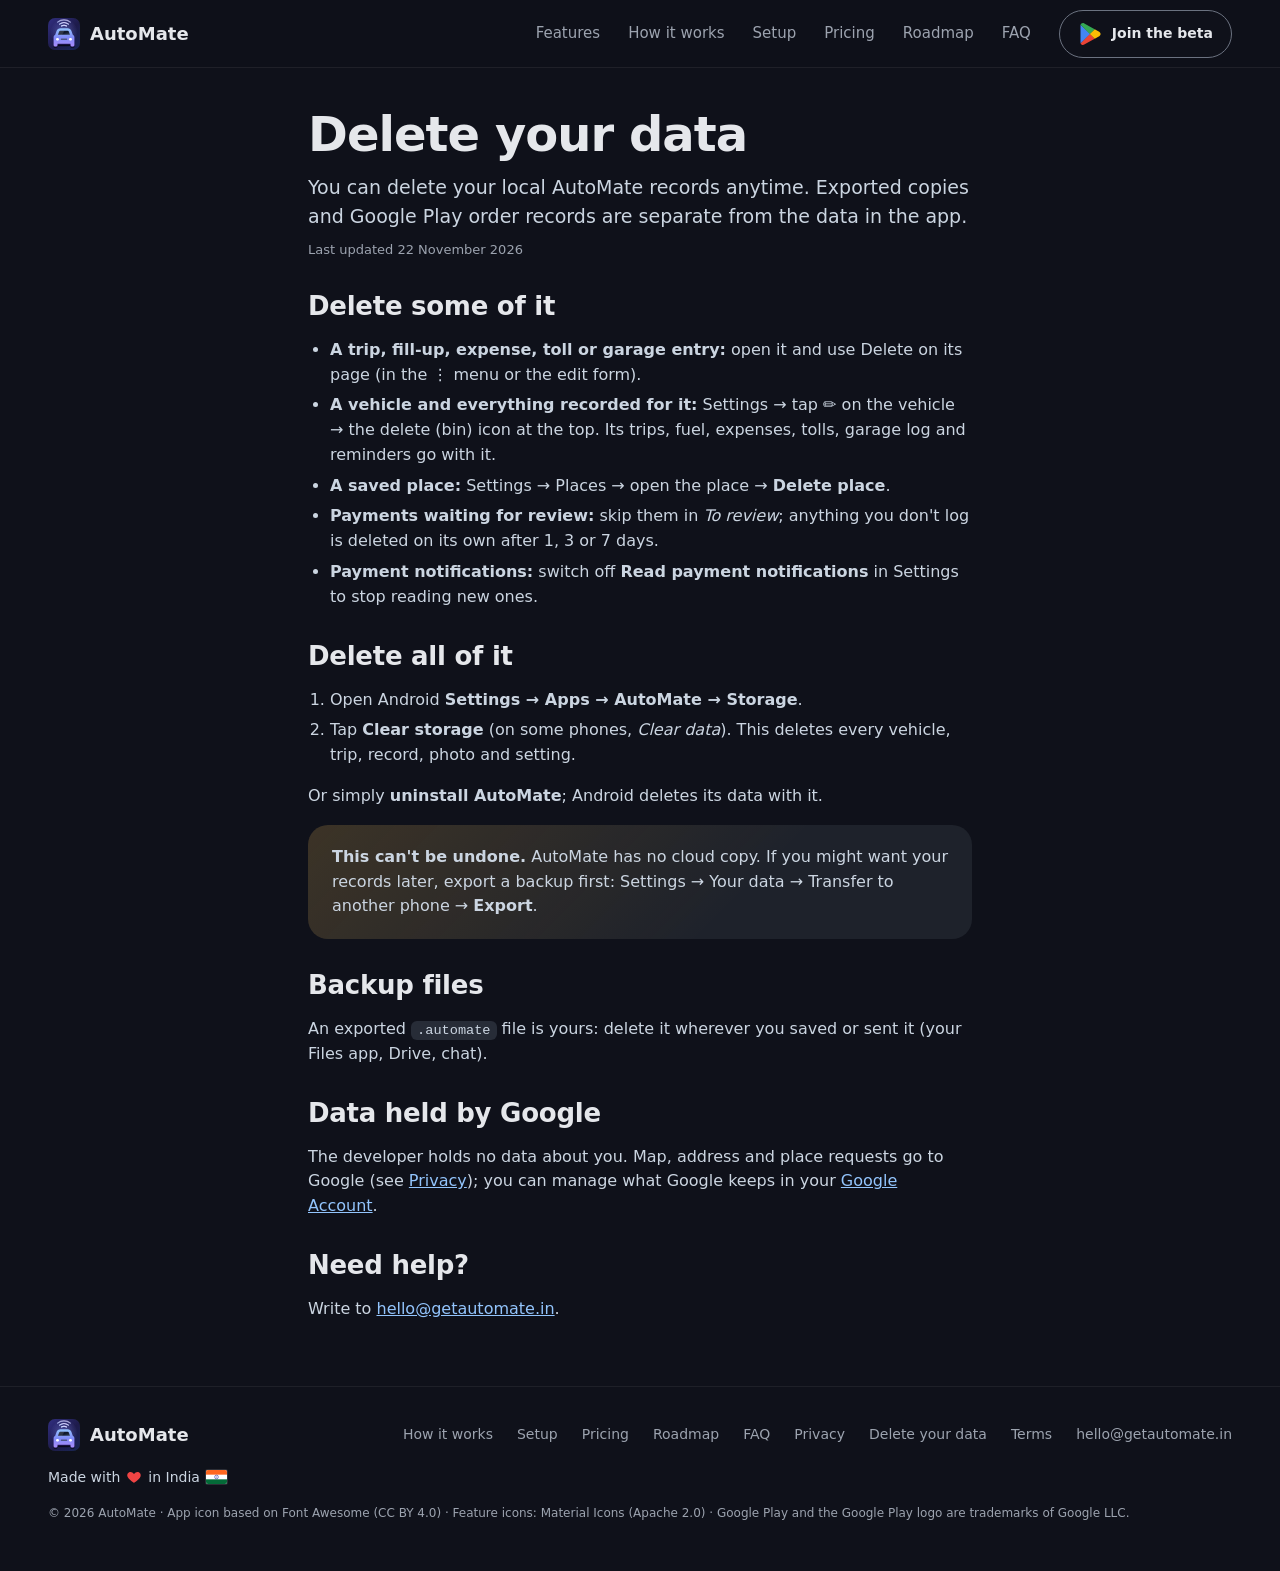
<file: site/delete-data.html>
<!doctype html>
<html lang="en">
<head>
<meta charset="utf-8">
<meta name="viewport" content="width=device-width, initial-scale=1">
<title>Delete your data · AutoMate</title>
<meta name="description" content="How to delete some or all of your AutoMate data. Everything is on your phone; there's no account.">
<meta name="theme-color" content="#0F111A">
<meta name="color-scheme" content="dark">
<meta property="og:title" content="Delete your data · AutoMate">
<meta property="og:description" content="How to delete some or all of your AutoMate data. Everything is on your phone; there's no account.">
<meta property="og:type" content="website">
<link rel="canonical" href="https://getautomate.in/delete-data.html">
<meta property="og:url" content="https://getautomate.in/delete-data.html">
<meta property="og:site_name" content="AutoMate">
<meta property="og:locale" content="en_IN">
<meta property="og:image" content="https://getautomate.in/img/og.jpg?v=9339975a6293">
<meta property="og:image:width" content="1200">
<meta property="og:image:height" content="630">
<meta property="og:image:alt" content="AutoMate: a mate for your auto. Trips and spending, tracked on your Android phone.">
<meta name="twitter:card" content="summary_large_image">
<link rel="manifest" href="manifest.webmanifest">
<link rel="icon" href="favicon.svg" type="image/svg+xml">
<link rel="icon" href="favicon-32.png" sizes="32x32" type="image/png">
<link rel="apple-touch-icon" href="apple-touch-icon.png">
<link rel="stylesheet" href="style.css?v=ecc96122eb68">
</head>
<body>
<a class="skip" href="#main">Skip to content</a>
<header class="nav">
  <a class="logo" href="./"><img src="img/logo.svg" alt="" width="32" height="32">AutoMate</a>
  <nav class="links" aria-label="Main">
    <a href="index.html#features">Features</a><a href="how-it-works.html">How it works</a><a href="setup.html">Setup</a><a href="pricing.html">Pricing</a><a href="roadmap.html">Roadmap</a><a href="faq.html">FAQ</a>
    <a class="btn beta-cta" aria-label="Join the beta on Google Play" href="index.html#beta"><img src="img/google-play.svg" width="24" height="24" alt="" aria-hidden="true"><span>Join the beta</span></a>
  </nav>
</header>
<main id="main" class="doc">
<h1>Delete your data</h1>
<p class="lead">You can delete your local AutoMate records anytime. Exported copies and Google Play order records are separate from the data in the app.</p>
<p class="updated">Last updated 22 November 2026</p>

<h2 id="some">Delete some of it</h2>
<ul>
  <li><b>A trip, fill-up, expense, toll or garage entry:</b> open it and use Delete on its page (in the ⋮ menu or the edit form).</li>
  <li><b>A vehicle and everything recorded for it:</b> Settings → tap ✏ on the vehicle → the delete (bin) icon at the top. Its trips, fuel, expenses, tolls, garage log and reminders go with it.</li>
  <li><b>A saved place:</b> Settings → Places → open the place → <b>Delete place</b>.</li>
  <li><b>Payments waiting for review:</b> skip them in <i>To review</i>; anything you don't log is deleted on its own after 1, 3 or 7 days.</li>
  <li><b>Payment notifications:</b> switch off <b>Read payment notifications</b> in Settings to stop reading new ones.</li>
</ul>

<h2 id="all">Delete all of it</h2>
<ol>
  <li>Open Android <b>Settings → Apps → AutoMate → Storage</b>.</li>
  <li>Tap <b>Clear storage</b> (on some phones, <i>Clear data</i>). This deletes every vehicle, trip, record, photo and setting.</li>
</ol>
<p>Or simply <b>uninstall AutoMate</b>; Android deletes its data with it.</p>
<div class="box wash" style="--tone:var(--amber)">
  <p><b>This can't be undone.</b> AutoMate has no cloud copy. If you might want your records later, export a backup first: Settings → Your data → Transfer to another phone → <b>Export</b>.</p>
</div>

<h2 id="backups">Backup files</h2>
<p>An exported <code>.automate</code> file is yours: delete it wherever you saved or sent it (your Files app, Drive, chat).</p>

<h2 id="google">Data held by Google</h2>
<p>The developer holds no data about you. Map, address and place requests go to Google (see <a href="privacy.html#leaves">Privacy</a>); you can manage what Google keeps in your <a href="https://myaccount.google.com/data-and-privacy">Google Account</a>.</p>

<h2 id="help">Need help?</h2>
<p>Write to <a href="mailto:hello@getautomate.in">hello@getautomate.in</a>.</p>

</main>
<footer class="foot">
  <a class="logo" href="./"><img src="img/logo.svg" alt="" width="32" height="32">AutoMate</a>
  <nav aria-label="Footer"><a href="how-it-works.html">How it works</a><a href="setup.html">Setup</a><a href="pricing.html">Pricing</a><a href="roadmap.html">Roadmap</a><a href="faq.html">FAQ</a><a href="privacy.html">Privacy</a><a href="delete-data.html">Delete your data</a><a href="terms.html">Terms</a><a href="mailto:hello@getautomate.in">hello@getautomate.in</a></nav>
  <p class="made">Made with <svg class="heart" viewBox="0 0 24 24" role="img" aria-label="love"><path fill="currentColor" d="M12 21s-7.5-4.6-9.6-9.2C.9 8.4 3 4.5 6.8 4.5c2.1 0 3.6 1.1 5.2 3 1.6-1.9 3.1-3 5.2-3 3.8 0 5.9 3.9 4.4 7.3C19.5 16.4 12 21 12 21z"/></svg> in India <svg class="flag" viewBox="0 0 30 20" role="img" aria-label="Indian flag"><rect width="30" height="20" fill="#FFFFFF"/><rect width="30" height="6.67" fill="#FF671F"/><rect y="13.33" width="30" height="6.67" fill="#046A38"/><circle cx="15" cy="10" r="2.6" fill="none" stroke="#06038D" stroke-width=".7"/><circle cx="15" cy="10" r=".6" fill="#06038D"/></svg></p>
  <p class="legal">© 2026 AutoMate · App icon based on <a href="https://fontawesome.com">Font Awesome</a> (CC BY 4.0) · Feature icons: Material Icons (Apache 2.0) · Google Play and the Google Play logo are trademarks of Google LLC.</p>
</footer>
<script src="site.js?v=33a6d933136e" defer></script>
</body>
</html>
</file>
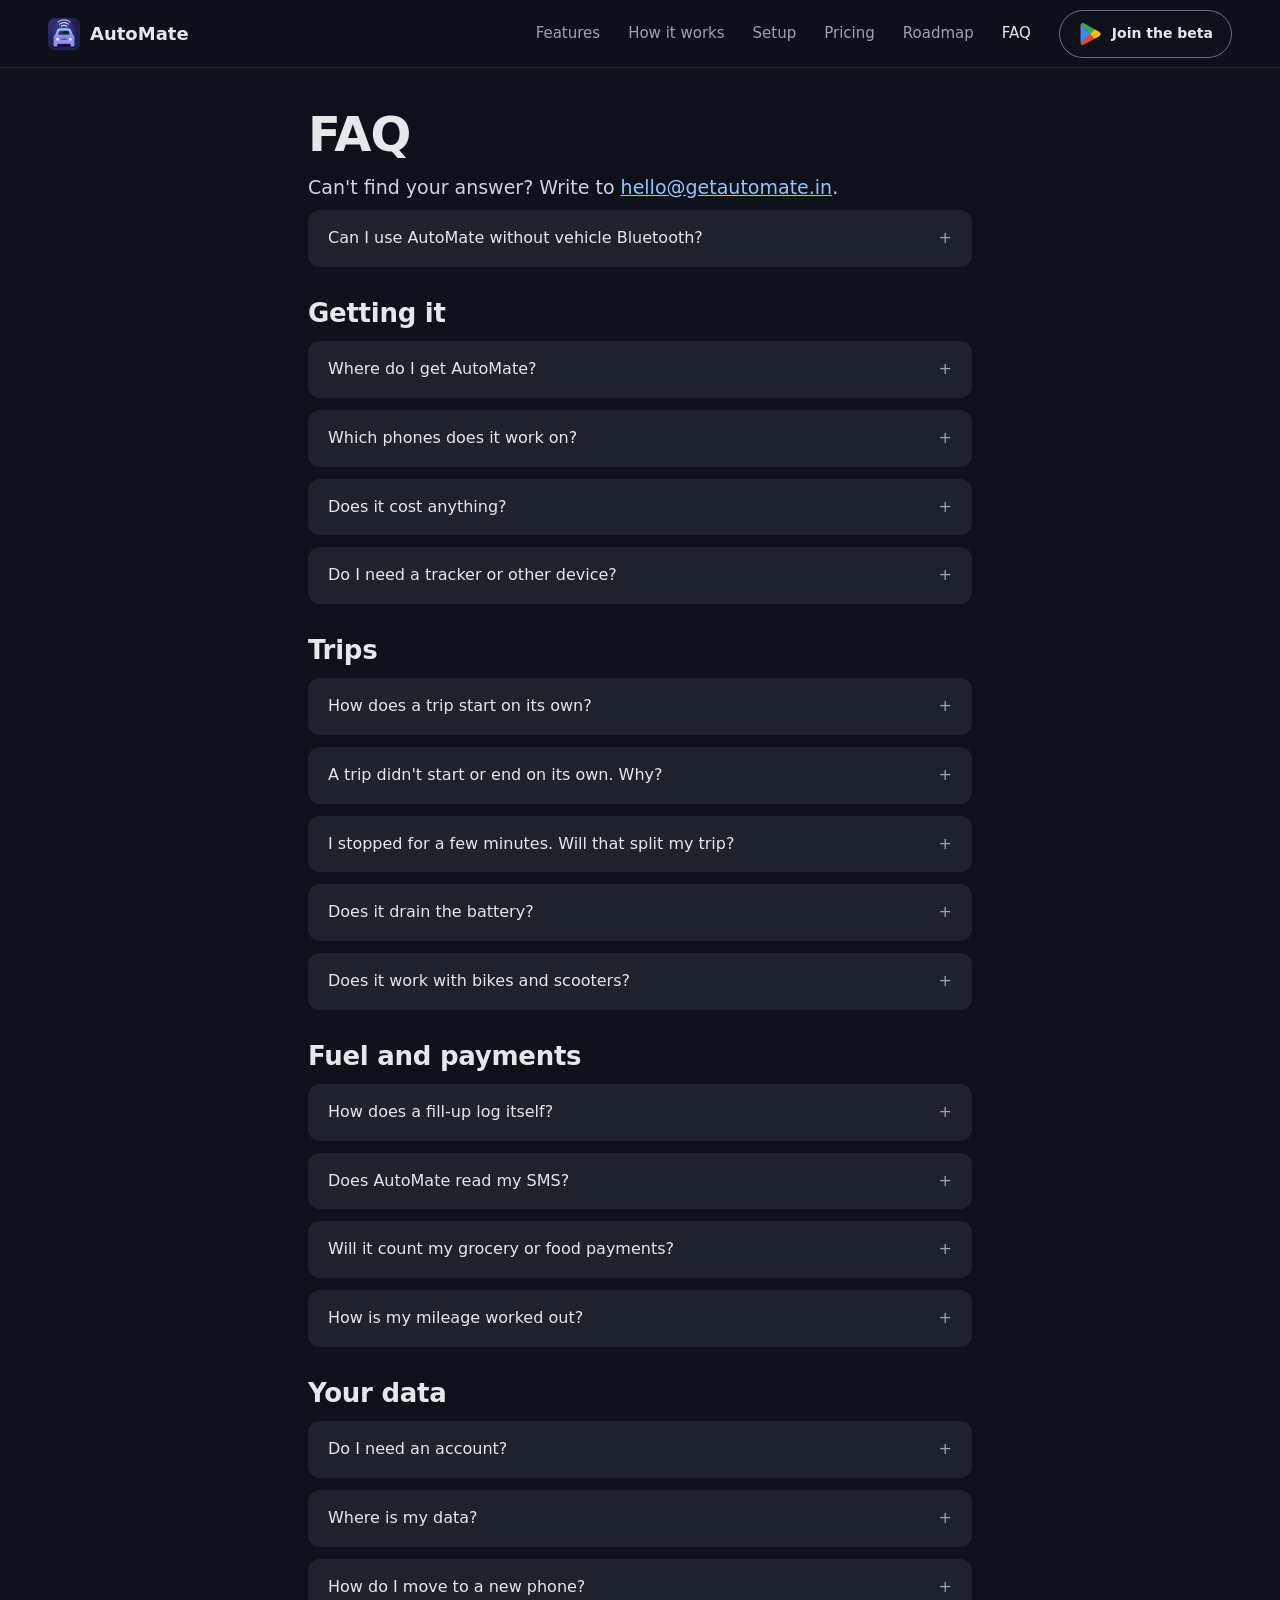
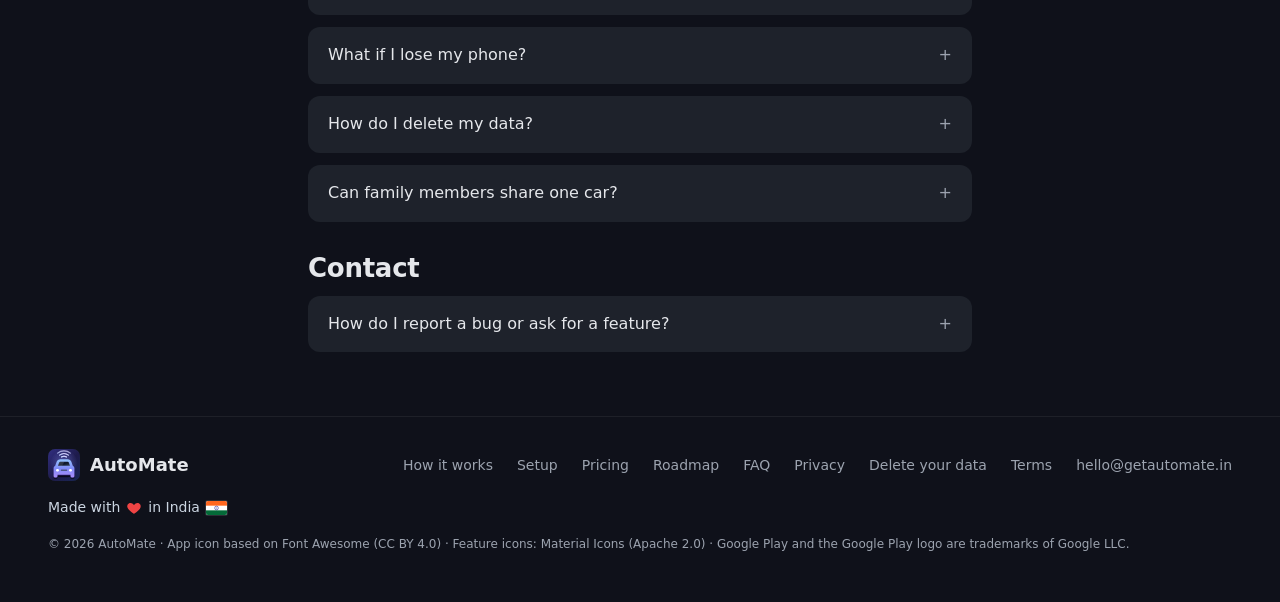
<file: site/faq.html>
<!doctype html>
<html lang="en">
<head>
<meta charset="utf-8">
<meta name="viewport" content="width=device-width, initial-scale=1">
<title>FAQ · AutoMate</title>
<meta name="description" content="Common questions about AutoMate: trips, fuel from payment notifications, privacy, bikes and moving phones.">
<meta name="theme-color" content="#0F111A">
<meta name="color-scheme" content="dark">
<meta property="og:title" content="FAQ · AutoMate">
<meta property="og:description" content="Common questions about AutoMate: trips, fuel from payment notifications, privacy, bikes and moving phones.">
<meta property="og:type" content="website">
<link rel="canonical" href="https://getautomate.in/faq.html">
<meta property="og:url" content="https://getautomate.in/faq.html">
<meta property="og:site_name" content="AutoMate">
<meta property="og:locale" content="en_IN">
<meta property="og:image" content="https://getautomate.in/img/og.jpg?v=9339975a6293">
<meta property="og:image:width" content="1200">
<meta property="og:image:height" content="630">
<meta property="og:image:alt" content="AutoMate: a mate for your auto. Trips and spending, tracked on your Android phone.">
<meta name="twitter:card" content="summary_large_image">
<link rel="manifest" href="manifest.webmanifest">
<link rel="icon" href="favicon.svg" type="image/svg+xml">
<link rel="icon" href="favicon-32.png" sizes="32x32" type="image/png">
<link rel="apple-touch-icon" href="apple-touch-icon.png">
<link rel="stylesheet" href="style.css?v=ecc96122eb68">
<script type="application/ld+json">
{"@context": "https://schema.org", "@type": "FAQPage", "mainEntity": [{"@type": "Question", "name": "Can I use AutoMate without vehicle Bluetooth?", "acceptedAnswer": {"@type": "Answer", "text": "Yes. Manage fuel, expenses, garage records and service reminders for your car, bike or scooter without vehicle Bluetooth. You can also start and end trips yourself using your phone’s GPS. Bluetooth is only needed for automatic trip recording, after setup with a compatible vehicle connection. No extra hardware is required."}}, {"@type": "Question", "name": "Where do I get AutoMate?", "acceptedAnswer": {"@type": "Answer", "text": "AutoMate is in closed testing on Google Play. Follow the beta steps on the homepage: join the tester group, become a tester, then install the app using the same Google account."}}, {"@type": "Question", "name": "Which phones does it work on?", "acceptedAnswer": {"@type": "Answer", "text": "Android 12 or newer, with Google Play services (for maps and trip detection). There's no iPhone version."}}, {"@type": "Question", "name": "Does it cost anything?", "acceptedAnswer": {"@type": "Answer", "text": "Free includes 1 vehicle and your first 50 trips. Expenses, fuel, FASTag and Garage stay free for your included vehicle. To add another vehicle, upgrade to Monthly or Lifetime; both include unlimited vehicles. After 50, new trips keep recording and are saved, but stay locked until you pick a plan: ₹999 once for life, or ₹69 a month, through Google Play. No ads and no sign-up either way. See Pricing."}}, {"@type": "Question", "name": "Do I need a tracker or other device?", "acceptedAnswer": {"@type": "Answer", "text": "No extra tracker or device is needed. AutoMate runs on your Android phone. Your vehicle only needs compatible Bluetooth if you want trips to start and end automatically; you can use the other features and record trips manually without it."}}, {"@type": "Question", "name": "How does a trip start on its own?", "acceptedAnswer": {"@type": "Answer", "text": "Choose your vehicle's Bluetooth (the car stereo, hands-free kit or the scooter's own Bluetooth) in the vehicle's details. When your phone connects to it, a trip starts; when you park and switch off, it ends. See How it works."}}, {"@type": "Question", "name": "A trip didn't start or end on its own. Why?", "acceptedAnswer": {"@type": "Answer", "text": "Open Settings → Automatic trips and work through the checklist: Bluetooth on, location “Allow all the time”, battery “Unrestricted”. Some phones also stop background apps; search your phone's brand on dontkillmyapp.com. You can always start and end a trip by hand from the Trips tab."}}, {"@type": "Question", "name": "I stopped for a few minutes. Will that split my trip?", "acceptedAnswer": {"@type": "Answer", "text": "No. If you drive off again within 15 minutes from the same spot, AutoMate carries on the same trip."}}, {"@type": "Question", "name": "Does it drain the battery?", "acceptedAnswer": {"@type": "Answer", "text": "GPS runs only while a trip is recording. The rest of the time AutoMate waits for your vehicle's Bluetooth."}}, {"@type": "Question", "name": "Does it work with bikes and scooters?", "acceptedAnswer": {"@type": "Answer", "text": "Yes. Fuel, expenses, garage records, service reminders and manual trip recording work for cars, bikes and scooters without vehicle Bluetooth. Automatic trips require compatible vehicle Bluetooth and setup. FASTag is available for cars only."}}, {"@type": "Question", "name": "How does a fill-up log itself?", "acceptedAnswer": {"@type": "Answer", "text": "With Read payment notifications on, a UPI or card payment at a fuel pump shows up as a fill-up ready to save, with the amount filled in. You add the litres or price if you like and tap Save. See How it works."}}, {"@type": "Question", "name": "Does AutoMate read my SMS?", "acceptedAnswer": {"@type": "Answer", "text": "No. It doesn't have SMS permission. It reads payment notifications only from SMS, UPI, bank and FASTag apps and Gmail, on your phone, and ignores everything else. Details in Privacy."}}, {"@type": "Question", "name": "Will it count my grocery or food payments?", "acceptedAnswer": {"@type": "Answer", "text": "No. AutoMate is for vehicle costs. Payments that aren't for the vehicle are skipped, and nothing counts as spend until you log it."}}, {"@type": "Question", "name": "How is my mileage worked out?", "acceptedAnswer": {"@type": "Answer", "text": "You enter the mileage you really get, for the city and the highway. AutoMate splits every trip into city and highway driving and works out its fuel from your two figures; Home → Mileage shows km/L over time from that mix. Fill-ups don't change your figures; edit them any time in Settings → Mileage."}}, {"@type": "Question", "name": "Do I need an account?", "acceptedAnswer": {"@type": "Answer", "text": "No. Open the app and add your vehicle."}}, {"@type": "Question", "name": "Where is my data?", "acceptedAnswer": {"@type": "Answer", "text": "Only on your phone. There are no AutoMate servers. Maps, addresses and some place lookups come from Google; see Privacy."}}, {"@type": "Question", "name": "How do I move to a new phone?", "acceptedAnswer": {"@type": "Answer", "text": "Settings → Your data → Transfer to another phone → Export makes one .automate file. Install AutoMate on the new phone and tap Restore from a backup."}}, {"@type": "Question", "name": "What if I lose my phone?", "acceptedAnswer": {"@type": "Answer", "text": "Your data goes with it unless you exported a backup. There's no cloud copy."}}, {"@type": "Question", "name": "How do I delete my data?", "acceptedAnswer": {"@type": "Answer", "text": "See Delete your data."}}, {"@type": "Question", "name": "Can family members share one car?", "acceptedAnswer": {"@type": "Answer", "text": "Not yet. Each phone keeps its own records; there's no syncing between phones."}}, {"@type": "Question", "name": "How do I report a bug or ask for a feature?", "acceptedAnswer": {"@type": "Answer", "text": "Write to hello@getautomate.in. In the app: Settings → Help & feature requests. A screenshot helps; leave out number plates and places you'd rather not share."}}]}
</script>
</head>
<body>
<a class="skip" href="#main">Skip to content</a>
<header class="nav">
  <a class="logo" href="./"><img src="img/logo.svg" alt="" width="32" height="32">AutoMate</a>
  <nav class="links" aria-label="Main">
    <a href="index.html#features">Features</a><a href="how-it-works.html">How it works</a><a href="setup.html">Setup</a><a href="pricing.html">Pricing</a><a href="roadmap.html">Roadmap</a><a href="faq.html" aria-current="page">FAQ</a>
    <a class="btn beta-cta" aria-label="Join the beta on Google Play" href="index.html#beta"><img src="img/google-play.svg" width="24" height="24" alt="" aria-hidden="true"><span>Join the beta</span></a>
  </nav>
</header>
<main id="main" class="doc">
<h1>FAQ</h1>
<p class="lead">Can't find your answer? Write to <a href="mailto:hello@getautomate.in">hello@getautomate.in</a>.</p>
<div class="faq">
<details><summary>Can I use AutoMate without vehicle Bluetooth?</summary><p>Yes. Manage fuel, expenses, garage records and service reminders for your car, bike or scooter without vehicle Bluetooth. You can also start and end trips yourself using your phone’s GPS. Bluetooth is only needed for automatic trip recording, after setup with a compatible vehicle connection. No extra hardware is required.</p></details>
<h2>Getting it</h2>
<details><summary>Where do I get AutoMate?</summary><p>AutoMate is in closed testing on Google Play. Follow the beta steps on the homepage: join the tester group, become a tester, then install the app using the same Google account.</p></details>
<details><summary>Which phones does it work on?</summary><p>Android 12 or newer, with Google Play services (for maps and trip detection). There's no iPhone version.</p></details>
<details><summary>Does it cost anything?</summary><p>Free includes 1 vehicle and your first 50 trips. Expenses, fuel, FASTag and Garage stay free for your included vehicle. To add another vehicle, upgrade to Monthly or Lifetime; both include unlimited vehicles. After 50, new trips keep recording and are saved, but stay locked until you pick a plan: ₹999 once for life, or ₹69 a month, through Google Play. No ads and no sign-up either way. See <a href="pricing.html">Pricing</a>.</p></details>
<details><summary>Do I need a tracker or other device?</summary><p>No extra tracker or device is needed. AutoMate runs on your Android phone. Your vehicle only needs compatible Bluetooth if you want trips to start and end automatically; you can use the other features and record trips manually without it.</p></details>

<h2>Trips</h2>
<details><summary>How does a trip start on its own?</summary><p>Choose your vehicle's Bluetooth (the car stereo, hands-free kit or the scooter's own Bluetooth) in the vehicle's details. When your phone connects to it, a trip starts; when you park and switch off, it ends. See <a href="how-it-works.html#trips">How it works</a>.</p></details>
<details><summary>A trip didn't start or end on its own. Why?</summary><p>Open Settings → Automatic trips and work through the checklist: Bluetooth on, location “Allow all the time”, battery “Unrestricted”. Some phones also stop background apps; search your phone's brand on <a href="https://dontkillmyapp.com">dontkillmyapp.com</a>. You can always start and end a trip by hand from the Trips tab.</p></details>
<details><summary>I stopped for a few minutes. Will that split my trip?</summary><p>No. If you drive off again within 15 minutes from the same spot, AutoMate carries on the same trip.</p></details>
<details><summary>Does it drain the battery?</summary><p>GPS runs only while a trip is recording. The rest of the time AutoMate waits for your vehicle's Bluetooth.</p></details>
<details><summary>Does it work with bikes and scooters?</summary><p>Yes. Fuel, expenses, garage records, service reminders and manual trip recording work for cars, bikes and scooters without vehicle Bluetooth. Automatic trips require compatible vehicle Bluetooth and setup. FASTag is available for cars only.</p></details>

<h2>Fuel and payments</h2>
<details><summary>How does a fill-up log itself?</summary><p>With <b>Read payment notifications</b> on, a UPI or card payment at a fuel pump shows up as a fill-up ready to save, with the amount filled in. You add the litres or price if you like and tap Save. See <a href="how-it-works.html#fuel">How it works</a>.</p></details>
<details><summary>Does AutoMate read my SMS?</summary><p>No. It doesn't have SMS permission. It reads payment notifications only from SMS, UPI, bank and FASTag apps and Gmail, on your phone, and ignores everything else. Details in <a href="privacy.html#notifications">Privacy</a>.</p></details>
<details><summary>Will it count my grocery or food payments?</summary><p>No. AutoMate is for vehicle costs. Payments that aren't for the vehicle are skipped, and nothing counts as spend until you log it.</p></details>
<details><summary>How is my mileage worked out?</summary><p>You enter the mileage you really get, for the city and the highway. AutoMate splits every trip into city and highway driving and works out its fuel from your two figures; Home → Mileage shows km/L over time from that mix. Fill-ups don't change your figures; edit them any time in Settings → Mileage.</p></details>

<h2>Your data</h2>
<details><summary>Do I need an account?</summary><p>No. Open the app and add your vehicle.</p></details>
<details><summary>Where is my data?</summary><p>Only on your phone. There are no AutoMate servers. Maps, addresses and some place lookups come from Google; see <a href="privacy.html">Privacy</a>.</p></details>
<details><summary>How do I move to a new phone?</summary><p>Settings → Your data → Transfer to another phone → <b>Export</b> makes one <code>.automate</code> file. Install AutoMate on the new phone and tap <b>Restore from a backup</b>.</p></details>
<details><summary>What if I lose my phone?</summary><p>Your data goes with it unless you exported a backup. There's no cloud copy.</p></details>
<details><summary>How do I delete my data?</summary><p>See <a href="delete-data.html">Delete your data</a>.</p></details>
<details><summary>Can family members share one car?</summary><p>Not yet. Each phone keeps its own records; there's no syncing between phones.</p></details>

<h2>Contact</h2>
<details><summary>How do I report a bug or ask for a feature?</summary><p>Write to <a href="mailto:hello@getautomate.in">hello@getautomate.in</a>. In the app: Settings → Help &amp; feature requests. A screenshot helps; leave out number plates and places you'd rather not share.</p></details>
</div>

</main>
<footer class="foot">
  <a class="logo" href="./"><img src="img/logo.svg" alt="" width="32" height="32">AutoMate</a>
  <nav aria-label="Footer"><a href="how-it-works.html">How it works</a><a href="setup.html">Setup</a><a href="pricing.html">Pricing</a><a href="roadmap.html">Roadmap</a><a href="faq.html">FAQ</a><a href="privacy.html">Privacy</a><a href="delete-data.html">Delete your data</a><a href="terms.html">Terms</a><a href="mailto:hello@getautomate.in">hello@getautomate.in</a></nav>
  <p class="made">Made with <svg class="heart" viewBox="0 0 24 24" role="img" aria-label="love"><path fill="currentColor" d="M12 21s-7.5-4.6-9.6-9.2C.9 8.4 3 4.5 6.8 4.5c2.1 0 3.6 1.1 5.2 3 1.6-1.9 3.1-3 5.2-3 3.8 0 5.9 3.9 4.4 7.3C19.5 16.4 12 21 12 21z"/></svg> in India <svg class="flag" viewBox="0 0 30 20" role="img" aria-label="Indian flag"><rect width="30" height="20" fill="#FFFFFF"/><rect width="30" height="6.67" fill="#FF671F"/><rect y="13.33" width="30" height="6.67" fill="#046A38"/><circle cx="15" cy="10" r="2.6" fill="none" stroke="#06038D" stroke-width=".7"/><circle cx="15" cy="10" r=".6" fill="#06038D"/></svg></p>
  <p class="legal">© 2026 AutoMate · App icon based on <a href="https://fontawesome.com">Font Awesome</a> (CC BY 4.0) · Feature icons: Material Icons (Apache 2.0) · Google Play and the Google Play logo are trademarks of Google LLC.</p>
</footer>
<script src="site.js?v=33a6d933136e" defer></script>
</body>
</html>
</file>
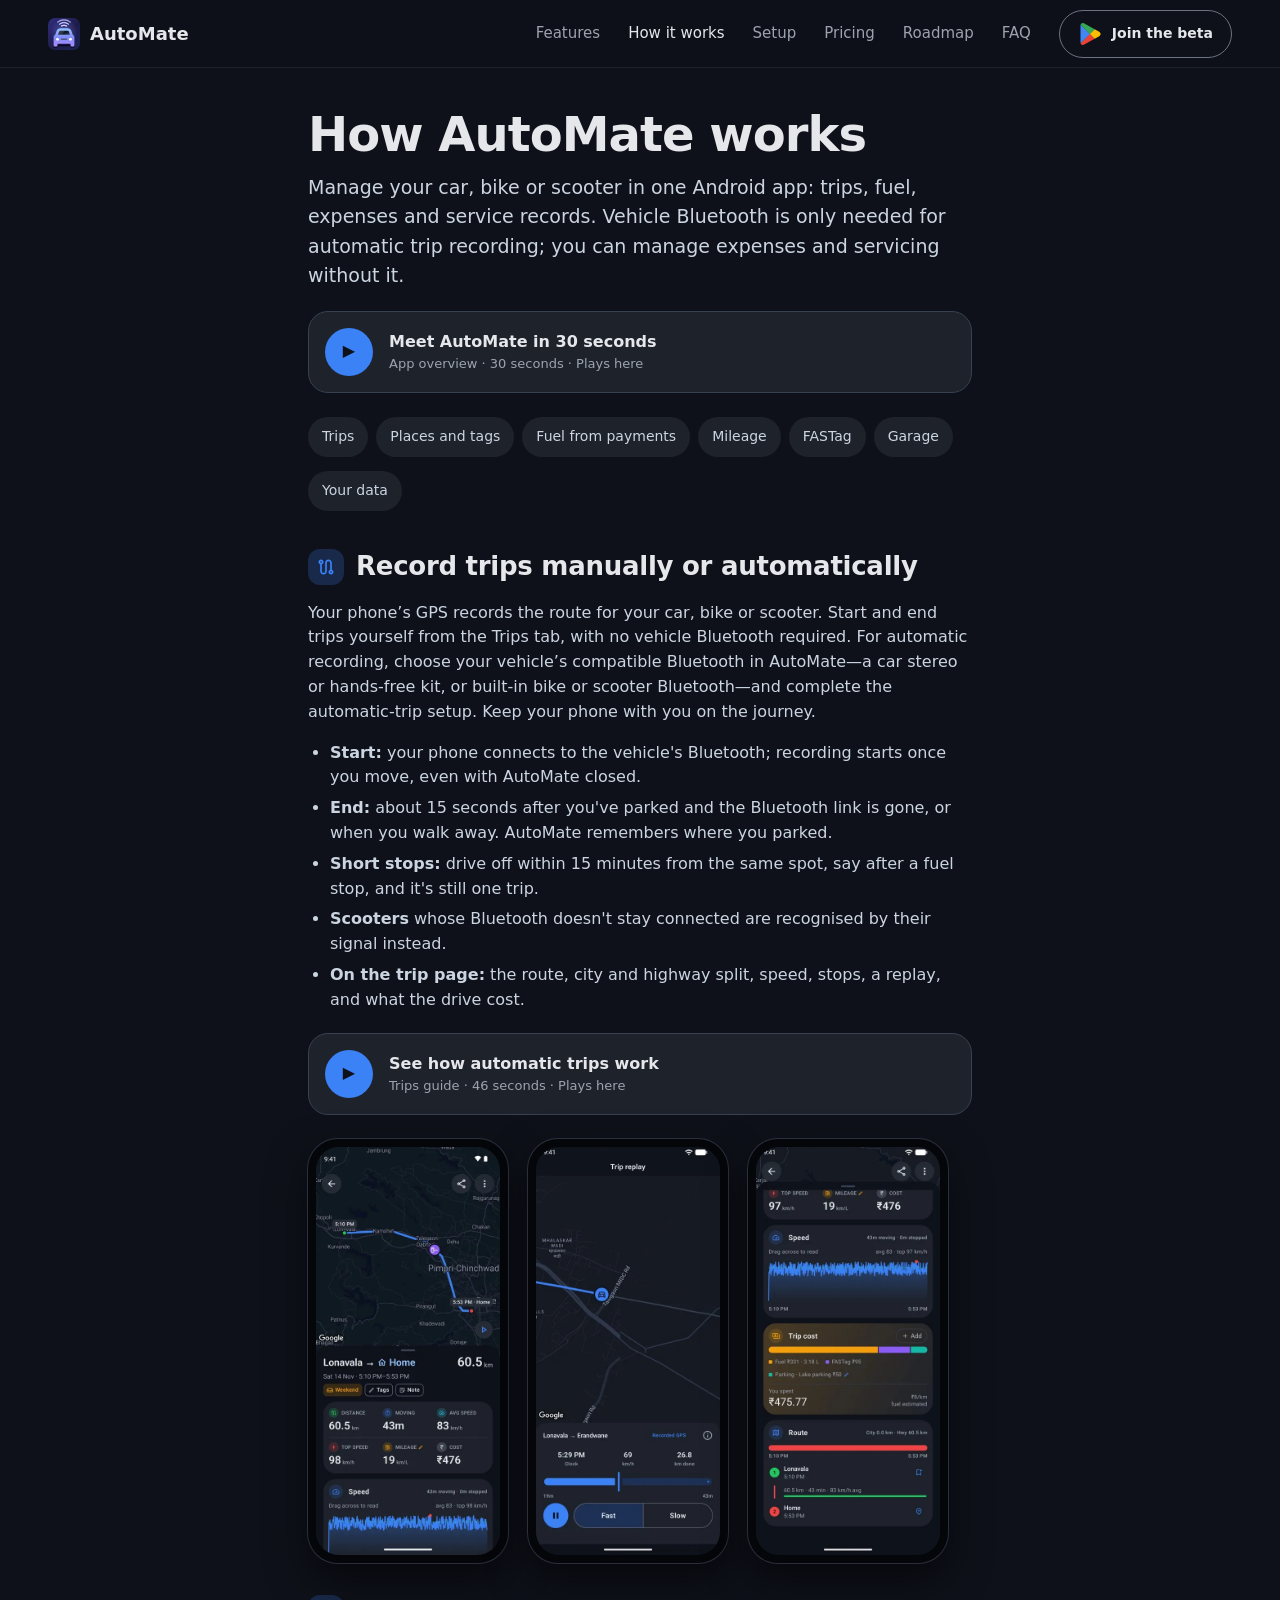
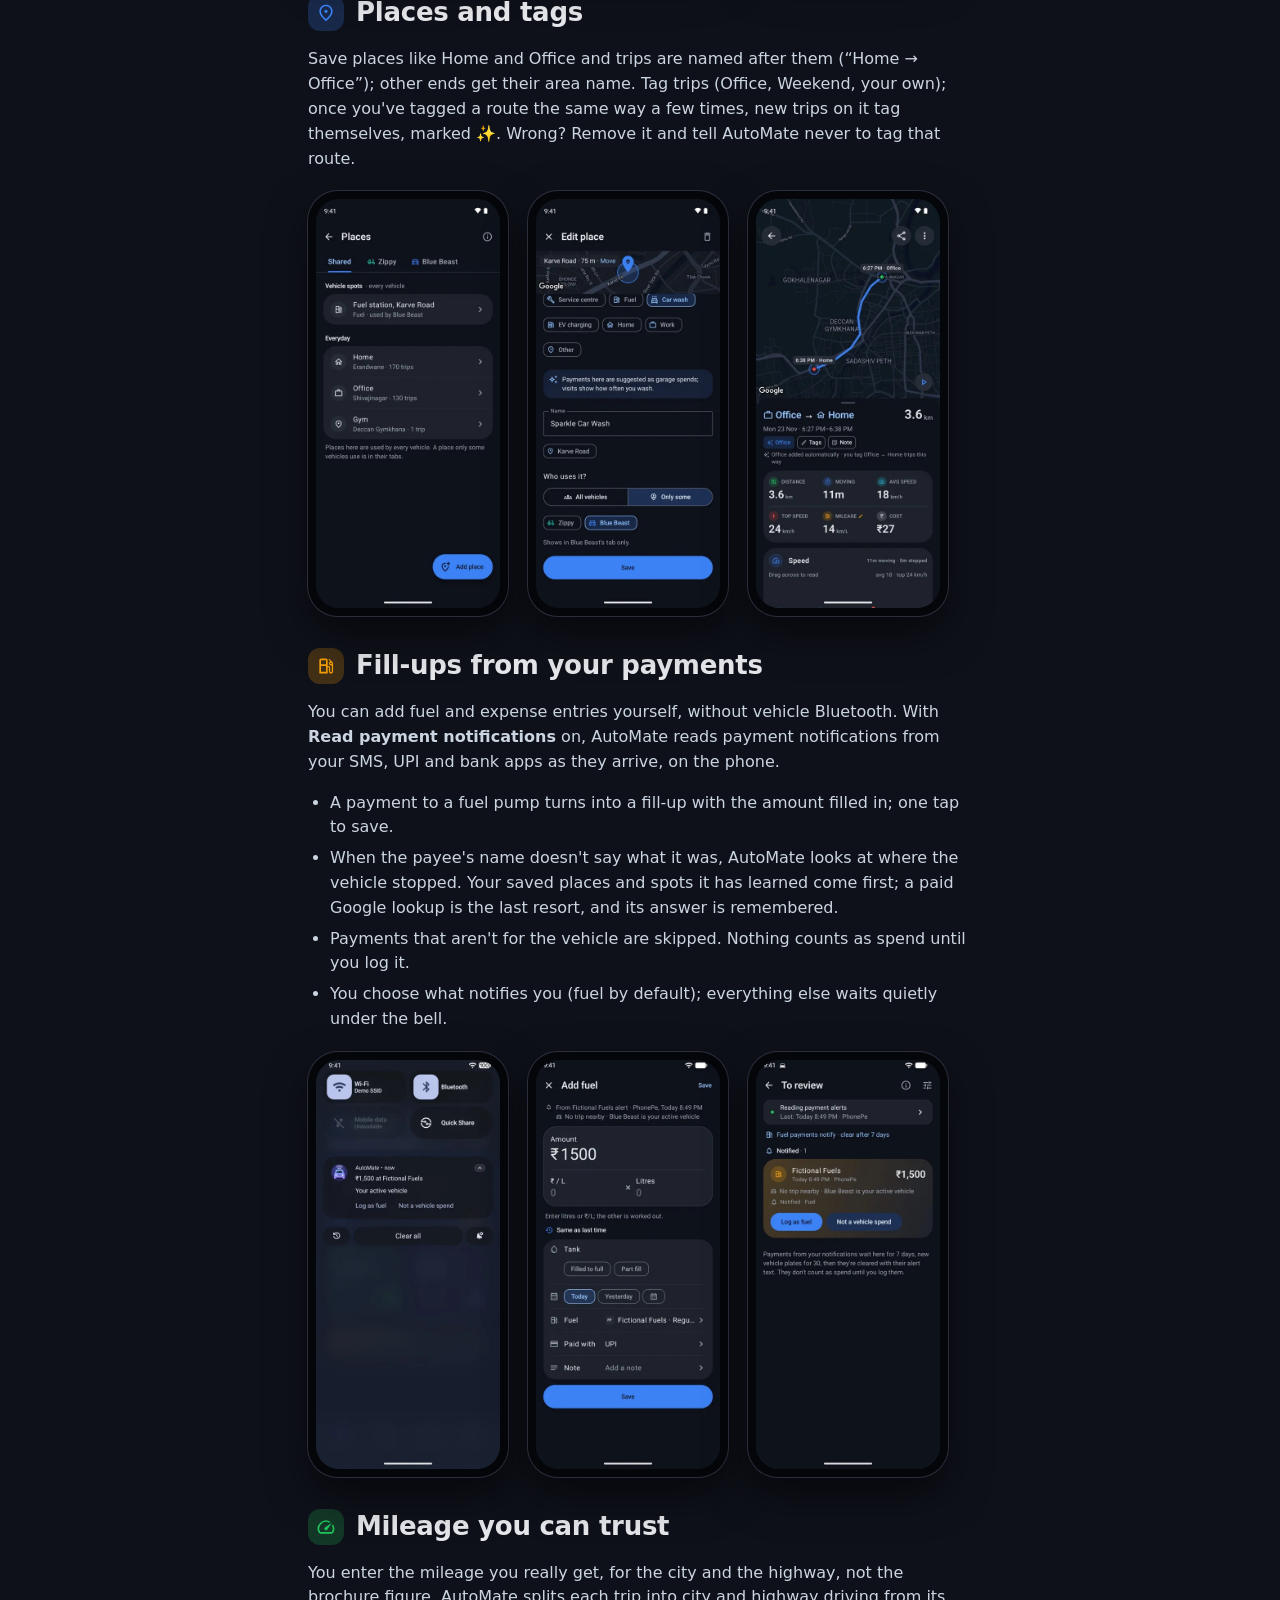
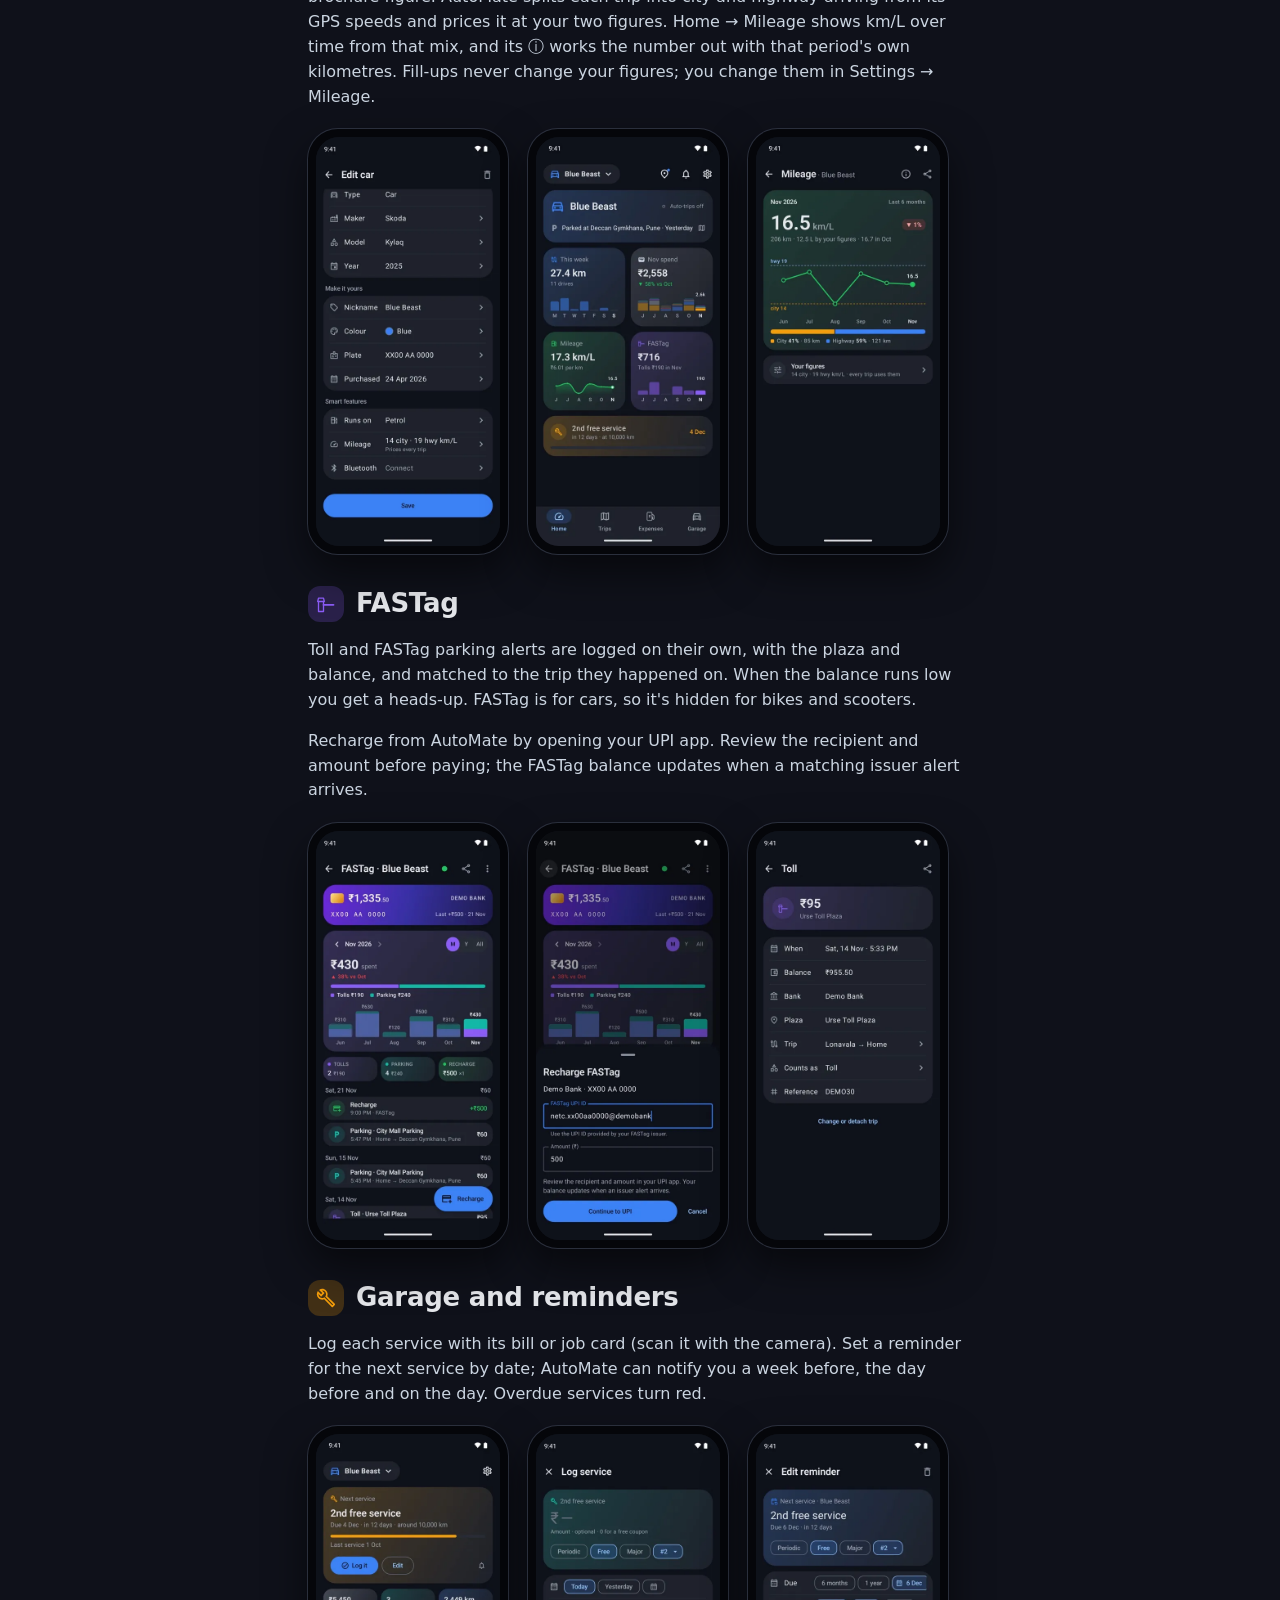
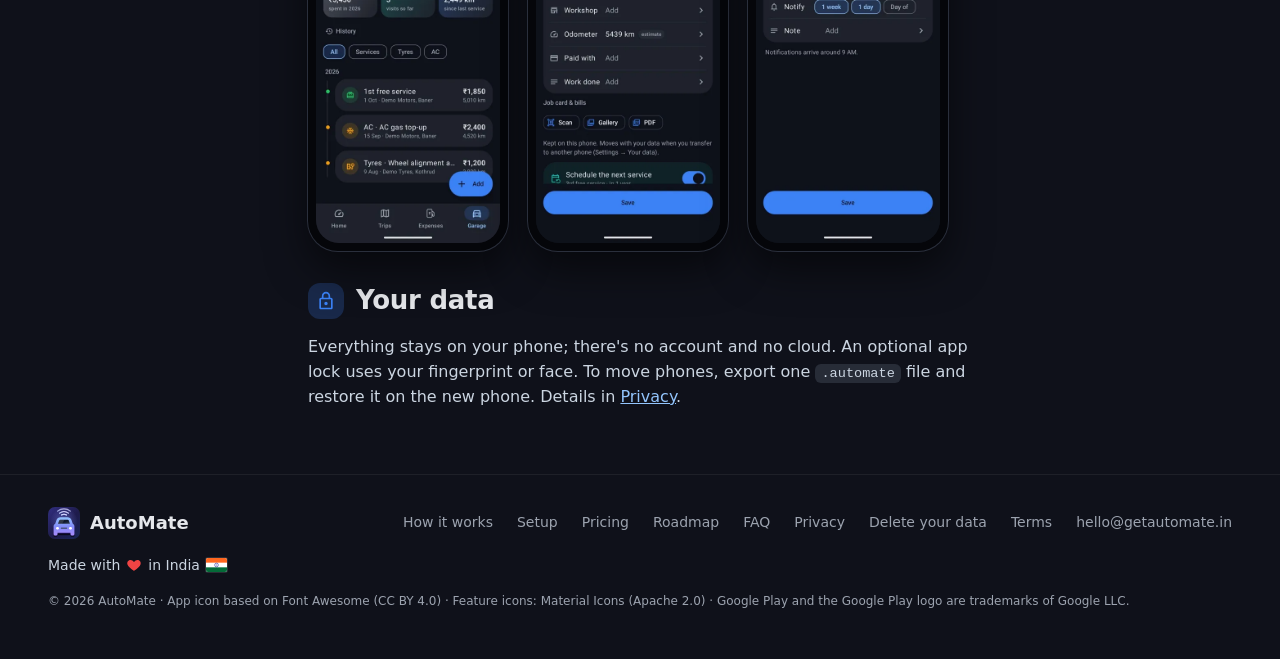
<file: site/how-it-works.html>
<!doctype html>
<html lang="en">
<head>
<meta charset="utf-8">
<meta name="viewport" content="width=device-width, initial-scale=1">
<title>How it works · AutoMate</title>
<meta name="description" content="Manage trips, fuel, expenses and servicing for cars, bikes and scooters. Learn how manual and Bluetooth-triggered automatic trips work on your Android phone.">
<meta name="theme-color" content="#0F111A">
<meta name="color-scheme" content="dark">
<meta property="og:title" content="How it works · AutoMate">
<meta property="og:description" content="Manage trips, fuel, expenses and servicing for cars, bikes and scooters. Learn how manual and Bluetooth-triggered automatic trips work on your Android phone.">
<meta property="og:type" content="website">
<link rel="canonical" href="https://getautomate.in/how-it-works.html">
<meta property="og:url" content="https://getautomate.in/how-it-works.html">
<meta property="og:site_name" content="AutoMate">
<meta property="og:locale" content="en_IN">
<meta property="og:image" content="https://getautomate.in/img/og.jpg?v=9339975a6293">
<meta property="og:image:width" content="1200">
<meta property="og:image:height" content="630">
<meta property="og:image:alt" content="AutoMate: a mate for your auto. Trips and spending, tracked on your Android phone.">
<meta name="twitter:card" content="summary_large_image">
<link rel="manifest" href="manifest.webmanifest">
<link rel="icon" href="favicon.svg" type="image/svg+xml">
<link rel="icon" href="favicon-32.png" sizes="32x32" type="image/png">
<link rel="apple-touch-icon" href="apple-touch-icon.png">
<link rel="stylesheet" href="style.css?v=ecc96122eb68">
<link rel="stylesheet" href="video.css?v=45ad3bd97afd">
</head>
<body>
<svg class="sprite" aria-hidden="true"><symbol id="build" viewBox="0 0 24 24"><path d="M22.61 18.99l-9.08-9.08c.93-2.34.45-5.1-1.44-7C9.79.61 6.21.4 3.66 2.26L7.5 6.11 6.08 7.52 2.25 3.69C.39 6.23.6 9.82 2.9 12.11c1.86 1.86 4.57 2.35 6.89 1.48l9.11 9.11c.39.39 1.02.39 1.41 0l2.3-2.3c.4-.38.4-1.01 0-1.41zm-3 1.6l-9.46-9.46c-.61.45-1.29.72-2 .82-1.36.2-2.79-.21-3.83-1.25C3.37 9.76 2.93 8.5 3 7.26l3.09 3.09 4.24-4.24-3.09-3.09c1.24-.07 2.49.37 3.44 1.31 1.08 1.08 1.49 2.57 1.24 3.96-.12.71-.42 1.37-.88 1.96l9.45 9.45-.88.89z"/></symbol><symbol id="local-gas-station" viewBox="0 0 24 24"><path d="m19.77 7.23.01-.01-3.72-3.72L15 4.56l2.11 2.11c-.94.36-1.61 1.26-1.61 2.33 0 1.38 1.12 2.5 2.5 2.5.36 0 .69-.08 1-.21v7.21c0 .55-.45 1-1 1s-1-.45-1-1V14c0-1.1-.9-2-2-2h-1V5c0-1.1-.9-2-2-2H6c-1.1 0-2 .9-2 2v16h10v-7.5h1.5v5c0 1.38 1.12 2.5 2.5 2.5s2.5-1.12 2.5-2.5V9c0-.69-.28-1.32-.73-1.77zM12 13.5V19H6v-7h6v1.5zm0-3.5H6V5h6v5zm6 0c-.55 0-1-.45-1-1s.45-1 1-1 1 .45 1 1-.45 1-1 1z"/></symbol><symbol id="lock" viewBox="0 0 24 24"><path d="M18 8h-1V6c0-2.76-2.24-5-5-5S7 3.24 7 6v2H6c-1.1 0-2 .9-2 2v10c0 1.1.9 2 2 2h12c1.1 0 2-.9 2-2V10c0-1.1-.9-2-2-2zM9 6c0-1.66 1.34-3 3-3s3 1.34 3 3v2H9V6zm9 14H6V10h12v10zm-6-3c1.1 0 2-.9 2-2s-.9-2-2-2-2 .9-2 2 .9 2 2 2z"/></symbol><symbol id="place" viewBox="0 0 24 24"><path d="M12 12c-1.1 0-2-.9-2-2s.9-2 2-2 2 .9 2 2-.9 2-2 2zm6-1.8C18 6.57 15.35 4 12 4s-6 2.57-6 6.2c0 2.34 1.95 5.44 6 9.14 4.05-3.7 6-6.8 6-9.14zM12 2c4.2 0 8 3.22 8 8.2 0 3.32-2.67 7.25-8 11.8-5.33-4.55-8-8.48-8-11.8C4 5.22 7.8 2 12 2z"/></symbol><symbol id="route" viewBox="0 0 24 24"><path d="M19,15.18V7c0-2.21-1.79-4-4-4s-4,1.79-4,4v10c0,1.1-0.9,2-2,2s-2-0.9-2-2V8.82C8.16,8.4,9,7.3,9,6c0-1.66-1.34-3-3-3 S3,4.34,3,6c0,1.3,0.84,2.4,2,2.82V17c0,2.21,1.79,4,4,4s4-1.79,4-4V7c0-1.1,0.9-2,2-2s2,0.9,2,2v8.18c-1.16,0.41-2,1.51-2,2.82 c0,1.66,1.34,3,3,3s3-1.34,3-3C21,16.7,20.16,15.6,19,15.18z M6,7C5.45,7,5,6.55,5,6s0.45-1,1-1s1,0.45,1,1S6.55,7,6,7z M18,19 c-0.55,0-1-0.45-1-1s0.45-1,1-1s1,0.45,1,1S18.55,19,18,19z"/></symbol><symbol id="speed" viewBox="0 0 24 24"><path d="M20.38 8.57l-1.23 1.85a8 8 0 0 1-.22 7.58H5.07A8 8 0 0 1 15.58 6.85l1.85-1.23A10 10 0 0 0 3.35 19a2 2 0 0 0 1.72 1h13.85a2 2 0 0 0 1.74-1 10 10 0 0 0-.27-10.44z"/><path d="M10.59 15.41a2 2 0 0 0 2.83 0l5.66-8.49-8.49 5.66a2 2 0 0 0 0 2.83z"/></symbol><symbol id="toll" viewBox="0 0 24 24"><path d="M4 9h4a1 1 0 0 1 1 1v11H3V10a1 1 0 0 1 1-1zM2 9h8L9 5H3z" fill="none" stroke="currentColor" stroke-width="1.6" stroke-linejoin="round"/><path d="M9 13h12" fill="none" stroke="currentColor" stroke-width="2.2" stroke-linecap="round"/></symbol></svg>
<a class="skip" href="#main">Skip to content</a>
<header class="nav">
  <a class="logo" href="./"><img src="img/logo.svg" alt="" width="32" height="32">AutoMate</a>
  <nav class="links" aria-label="Main">
    <a href="index.html#features">Features</a><a href="how-it-works.html" aria-current="page">How it works</a><a href="setup.html">Setup</a><a href="pricing.html">Pricing</a><a href="roadmap.html">Roadmap</a><a href="faq.html">FAQ</a>
    <a class="btn beta-cta" aria-label="Join the beta on Google Play" href="index.html#beta"><img src="img/google-play.svg" width="24" height="24" alt="" aria-hidden="true"><span>Join the beta</span></a>
  </nav>
</header>
<main id="main" class="doc">
<h1>How AutoMate works</h1>
<p class="lead">Manage your car, bike or scooter in one Android app: trips, fuel, expenses and service records. Vehicle Bluetooth is only needed for automatic trip recording; you can manage expenses and servicing without it.</p>
<div data-video-placement="how-intro"><p><a href="https://www.youtube.com/shorts/iyXuofIsjlo">Watch the 30-second overview on YouTube</a></p></div>
<ul class="toc"><li><a href="#trips">Trips</a></li><li><a href="#places">Places and tags</a></li><li><a href="#fuel">Fuel from payments</a></li><li><a href="#mileage">Mileage</a></li><li><a href="#fastag">FASTag</a></li><li><a href="#garage">Garage</a></li><li><a href="#data">Your data</a></li></ul>

<h2 id="trips"><span class="badge" style="--tone:var(--blue)"><svg class="ico" aria-hidden="true"><use href="#route"/></svg></span>Record trips manually or automatically</h2>
<p>Your phone’s GPS records the route for your car, bike or scooter. Start and end trips yourself from the Trips tab, with no vehicle Bluetooth required. For automatic recording, choose your vehicle’s compatible Bluetooth in AutoMate—a car stereo or hands-free kit, or built-in bike or scooter Bluetooth—and complete the automatic-trip setup. Keep your phone with you on the journey.</p>
<ul>
  <li><b>Start:</b> your phone connects to the vehicle's Bluetooth; recording starts once you move, even with AutoMate closed.</li>
  <li><b>End:</b> about 15 seconds after you've parked and the Bluetooth link is gone, or when you walk away. AutoMate remembers where you parked.</li>
  <li><b>Short stops:</b> drive off within 15 minutes from the same spot, say after a fuel stop, and it's still one trip.</li>
  <li><b>Scooters</b> whose Bluetooth doesn't stay connected are recognised by their signal instead.</li>
  <li><b>On the trip page:</b> the route, city and highway split, speed, stops, a replay, and what the drive cost.</li>
</ul>
<div data-video-placement="how-trips"><p><a href="https://www.youtube.com/watch?v=UurknafBI-U">Watch the Trips guide on YouTube</a></p></div>
<div class="shot"><figure class="phone"><div class="scr"><picture><source srcset="img/trip.webp" type="image/webp"><img src="img/trip.jpg" alt="Trip details with the route on the map" width="450" height="1000" loading="lazy"></picture></div></figure><figure class="phone"><div class="scr"><picture><source srcset="img/replay.webp" type="image/webp"><img src="img/replay.jpg" alt="Trip replay on the map" width="450" height="1000" loading="lazy"></picture></div></figure><figure class="phone"><div class="scr"><picture><source srcset="img/trip-cost.webp" type="image/webp"><img src="img/trip-cost.jpg" alt="Trip cost: fuel ₹331, FASTag ₹95 and parking ₹50, and the route split into city and highway" width="450" height="1000" loading="lazy"></picture></div></figure></div>

<h2 id="places"><span class="badge" style="--tone:var(--blue)"><svg class="ico" aria-hidden="true"><use href="#place"/></svg></span>Places and tags</h2>
<p>Save places like Home and Office and trips are named after them (“Home → Office”); other ends get their area name. Tag trips (Office, Weekend, your own); once you've tagged a route the same way a few times, new trips on it tag themselves, marked ✨. Wrong? Remove it and tell AutoMate never to tag that route.</p>
<div class="shot"><figure class="phone"><div class="scr"><picture><source srcset="img/places-shared.webp" type="image/webp"><img src="img/places-shared.jpg" alt="Places, Shared tab: a fuel station every vehicle uses, and Home, Office and Gym with their trip counts" width="450" height="1000" loading="lazy"></picture></div></figure><figure class="phone"><div class="scr"><picture><source srcset="img/place-vehicles.webp" type="image/webp"><img src="img/place-vehicles.jpg" alt="Editing a place: Sparkle Car Wash, used only by Blue Beast" width="450" height="1000" loading="lazy"></picture></div></figure><figure class="phone"><div class="scr"><picture><source srcset="img/trip-autotag.webp" type="image/webp"><img src="img/trip-autotag.jpg" alt="Trip details: Office → Home, with the Office tag added automatically" width="450" height="1000" loading="lazy"></picture></div></figure></div>

<h2 id="fuel"><span class="badge" style="--tone:var(--amber)"><svg class="ico" aria-hidden="true"><use href="#local-gas-station"/></svg></span>Fill-ups from your payments</h2>
<p>You can add fuel and expense entries yourself, without vehicle Bluetooth. With <b>Read payment notifications</b> on, AutoMate reads payment notifications from your SMS, UPI and bank apps as they arrive, on the phone.</p>
<ul>
  <li>A payment to a fuel pump turns into a fill-up with the amount filled in; one tap to save.</li>
  <li>When the payee's name doesn't say what it was, AutoMate looks at where the vehicle stopped. Your saved places and spots it has learned come first; a paid Google lookup is the last resort, and its answer is remembered.</li>
  <li>Payments that aren't for the vehicle are skipped. Nothing counts as spend until you log it.</li>
  <li>You choose what notifies you (fuel by default); everything else waits quietly under the bell.</li>
</ul>
<div class="shot"><figure class="phone"><div class="scr"><picture><source srcset="img/payment-notification.webp" type="image/webp"><img src="img/payment-notification.jpg" alt="A notification: ₹1,500 at Fictional Fuels, with Log as fuel" width="450" height="1000" loading="lazy"></picture></div></figure><figure class="phone"><div class="scr"><picture><source srcset="img/fuel-form.webp" type="image/webp"><img src="img/fuel-form.jpg" alt="The fill-up form, filled in from the payment" width="450" height="1000" loading="lazy"></picture></div></figure><figure class="phone"><div class="scr"><picture><source srcset="img/to-review.webp" type="image/webp"><img src="img/to-review.jpg" alt="To review: a ₹1,500 fuel payment waiting, with Log as fuel" width="450" height="1000" loading="lazy"></picture></div></figure></div>

<h2 id="mileage"><span class="badge" style="--tone:var(--green)"><svg class="ico" aria-hidden="true"><use href="#speed"/></svg></span>Mileage you can trust</h2>
<p>You enter the mileage you really get, for the city and the highway, not the brochure figure. AutoMate splits each trip into city and highway driving from its GPS speeds and prices it at your two figures. Home → Mileage shows km/L over time from that mix, and its ⓘ works the number out with that period's own kilometres. Fill-ups never change your figures; you change them in Settings → Mileage.</p>
<div class="shot"><figure class="phone"><div class="scr"><picture><source srcset="img/vehicle-mileage.webp" type="image/webp"><img src="img/vehicle-mileage.jpg" alt="Edit car: mileage 14 km/L in the city and 19 on the highway, used to price every trip" width="450" height="1000" loading="lazy"></picture></div></figure><figure class="phone"><div class="scr"><picture><source srcset="img/home.webp" type="image/webp"><img src="img/home.jpg" alt="Home: km this week, monthly spend, mileage, FASTag balance and the next service" width="450" height="1000" loading="lazy"></picture></div></figure><figure class="phone"><div class="scr"><picture><source srcset="img/mileage.webp" type="image/webp"><img src="img/mileage.jpg" alt="Mileage page: km/L over six months between your city and highway figures" width="450" height="1000" loading="lazy"></picture></div></figure></div>

<h2 id="fastag"><span class="badge" style="--tone:var(--violet)"><svg class="ico" aria-hidden="true"><use href="#toll"/></svg></span>FASTag</h2>
<p>Toll and FASTag parking alerts are logged on their own, with the plaza and balance, and matched to the trip they happened on. When the balance runs low you get a heads-up. FASTag is for cars, so it's hidden for bikes and scooters.</p>


<p>Recharge from AutoMate by opening your UPI app. Review the recipient and amount before paying; the FASTag balance updates when a matching issuer alert arrives.</p>
<div class="shot"><figure class="phone"><div class="scr"><picture><source srcset="img/fastag-tag.webp" type="image/webp"><img src="img/fastag-tag.jpg" alt="FASTag page: the tag with its ₹1,335 balance, monthly spend, and tolls and parking matched to trips" width="450" height="1000" loading="lazy"></picture></div></figure><figure class="phone"><div class="scr"><picture><source srcset="img/fastag-recharge.webp" type="image/webp"><img src="img/fastag-recharge.jpg" alt="Recharge FASTag: the UPI ID and ₹500, then Continue to UPI" width="450" height="1000" loading="lazy"></picture></div></figure><figure class="phone"><div class="scr"><picture><source srcset="img/fastag-toll.webp" type="image/webp"><img src="img/fastag-toll.jpg" alt="A ₹95 Urse toll, linked to the Lonavala → Home trip" width="450" height="1000" loading="lazy"></picture></div></figure></div>
<h2 id="garage"><span class="badge" style="--tone:var(--amber)"><svg class="ico" aria-hidden="true"><use href="#build"/></svg></span>Garage and reminders</h2>
<p>Log each service with its bill or job card (scan it with the camera). Set a reminder for the next service by date; AutoMate can notify you a week before, the day before and on the day. Overdue services turn red.</p>
<div class="shot"><figure class="phone"><div class="scr"><picture><source srcset="img/garage.webp" type="image/webp"><img src="img/garage.jpg" alt="Garage: next service due in 12 days, ₹5,450 spent this year, and a service, an AC top-up and a wheel alignment in the history" width="450" height="1000" loading="lazy"></picture></div></figure><figure class="phone"><div class="scr"><picture><source srcset="img/log-service.webp" type="image/webp"><img src="img/log-service.jpg" alt="Log service: amount, workshop, odometer, and job card by scan, gallery or PDF" width="450" height="1000" loading="lazy"></picture></div></figure><figure class="phone"><div class="scr"><picture><source srcset="img/service-reminder.webp" type="image/webp"><img src="img/service-reminder.jpg" alt="Edit reminder: due 6 Dec, notify a week and a day before" width="450" height="1000" loading="lazy"></picture></div></figure></div>

<h2 id="data"><span class="badge" style="--tone:var(--blue)"><svg class="ico" aria-hidden="true"><use href="#lock"/></svg></span>Your data</h2>
<p>Everything stays on your phone; there's no account and no cloud. An optional app lock uses your fingerprint or face. To move phones, export one <code>.automate</code> file and restore it on the new phone. Details in <a href="privacy.html">Privacy</a>.</p>

</main>
<footer class="foot">
  <a class="logo" href="./"><img src="img/logo.svg" alt="" width="32" height="32">AutoMate</a>
  <nav aria-label="Footer"><a href="how-it-works.html">How it works</a><a href="setup.html">Setup</a><a href="pricing.html">Pricing</a><a href="roadmap.html">Roadmap</a><a href="faq.html">FAQ</a><a href="privacy.html">Privacy</a><a href="delete-data.html">Delete your data</a><a href="terms.html">Terms</a><a href="mailto:hello@getautomate.in">hello@getautomate.in</a></nav>
  <p class="made">Made with <svg class="heart" viewBox="0 0 24 24" role="img" aria-label="love"><path fill="currentColor" d="M12 21s-7.5-4.6-9.6-9.2C.9 8.4 3 4.5 6.8 4.5c2.1 0 3.6 1.1 5.2 3 1.6-1.9 3.1-3 5.2-3 3.8 0 5.9 3.9 4.4 7.3C19.5 16.4 12 21 12 21z"/></svg> in India <svg class="flag" viewBox="0 0 30 20" role="img" aria-label="Indian flag"><rect width="30" height="20" fill="#FFFFFF"/><rect width="30" height="6.67" fill="#FF671F"/><rect y="13.33" width="30" height="6.67" fill="#046A38"/><circle cx="15" cy="10" r="2.6" fill="none" stroke="#06038D" stroke-width=".7"/><circle cx="15" cy="10" r=".6" fill="#06038D"/></svg></p>
  <p class="legal">© 2026 AutoMate · App icon based on <a href="https://fontawesome.com">Font Awesome</a> (CC BY 4.0) · Feature icons: Material Icons (Apache 2.0) · Google Play and the Google Play logo are trademarks of Google LLC.</p>
</footer>
<script src="site.js?v=33a6d933136e" defer></script>
<script src="video.js?v=fd70b2db2d91" defer></script>
</body>
</html>
</file>
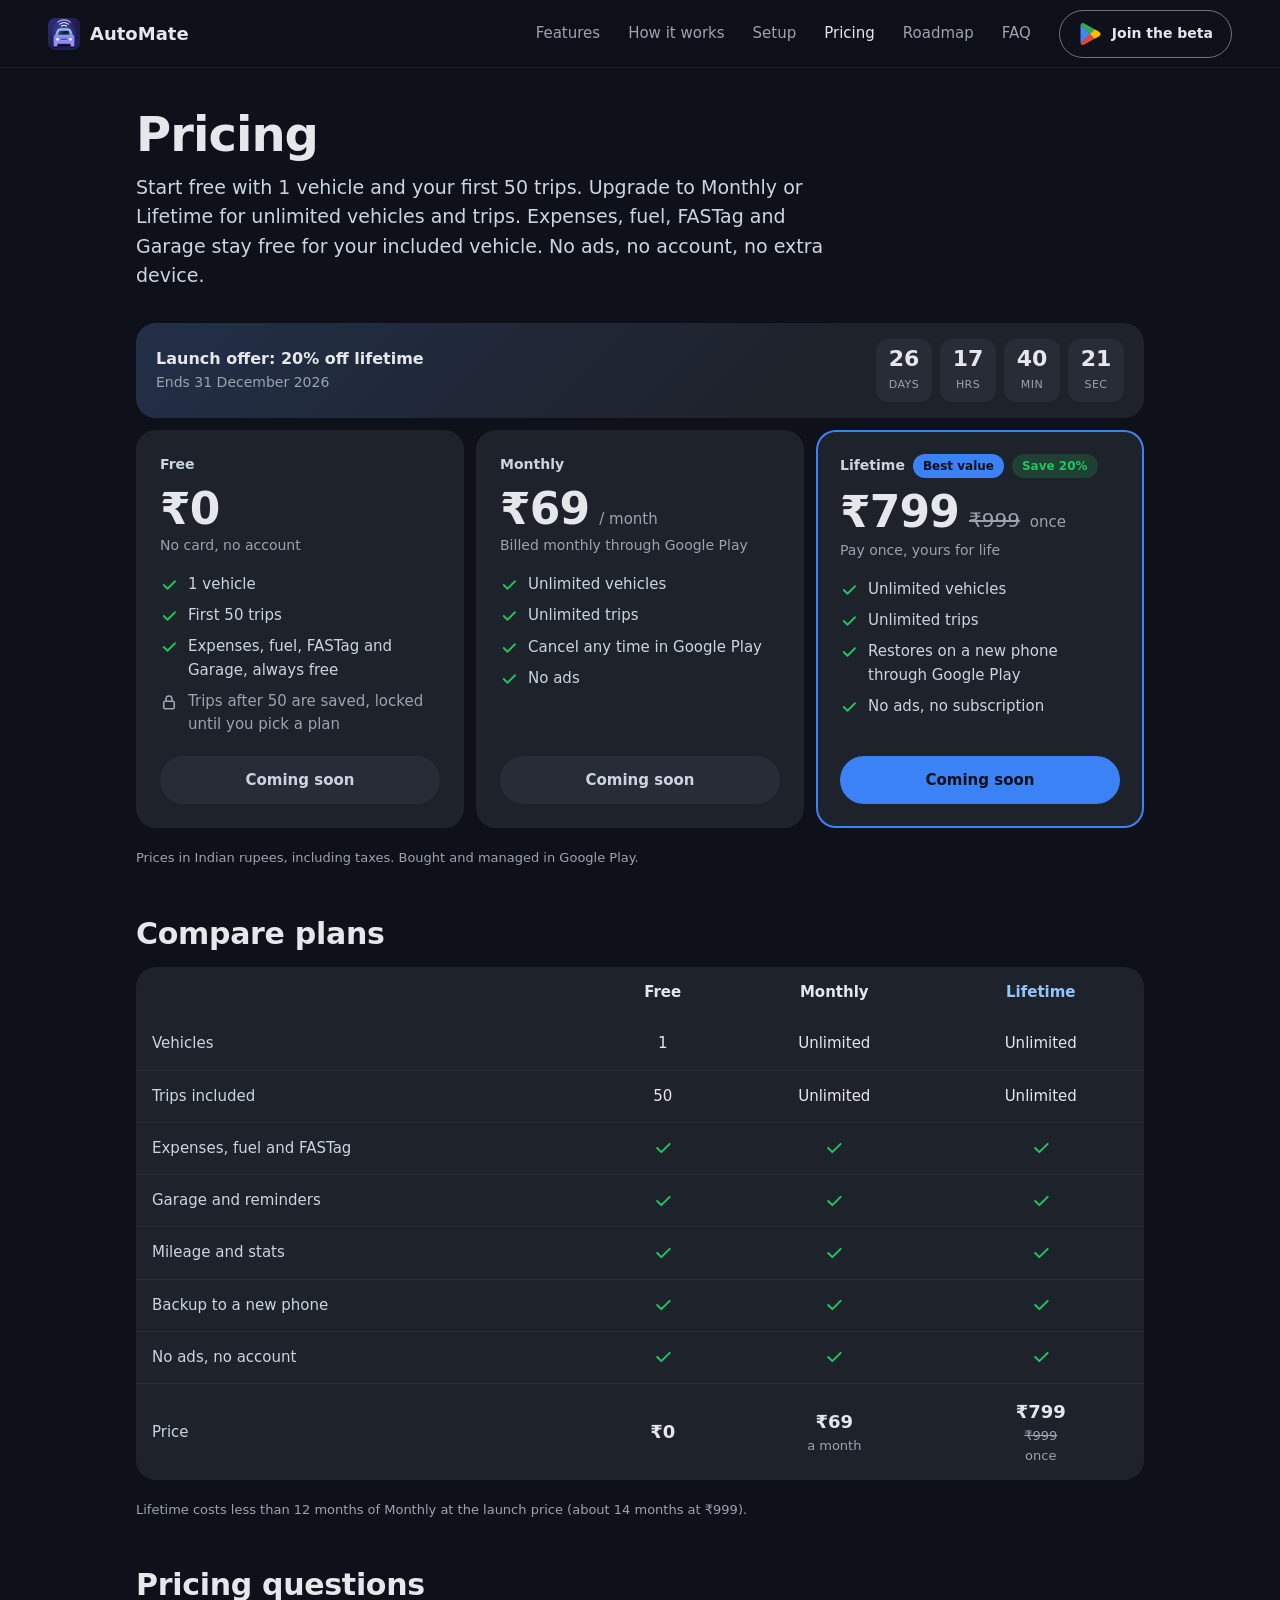
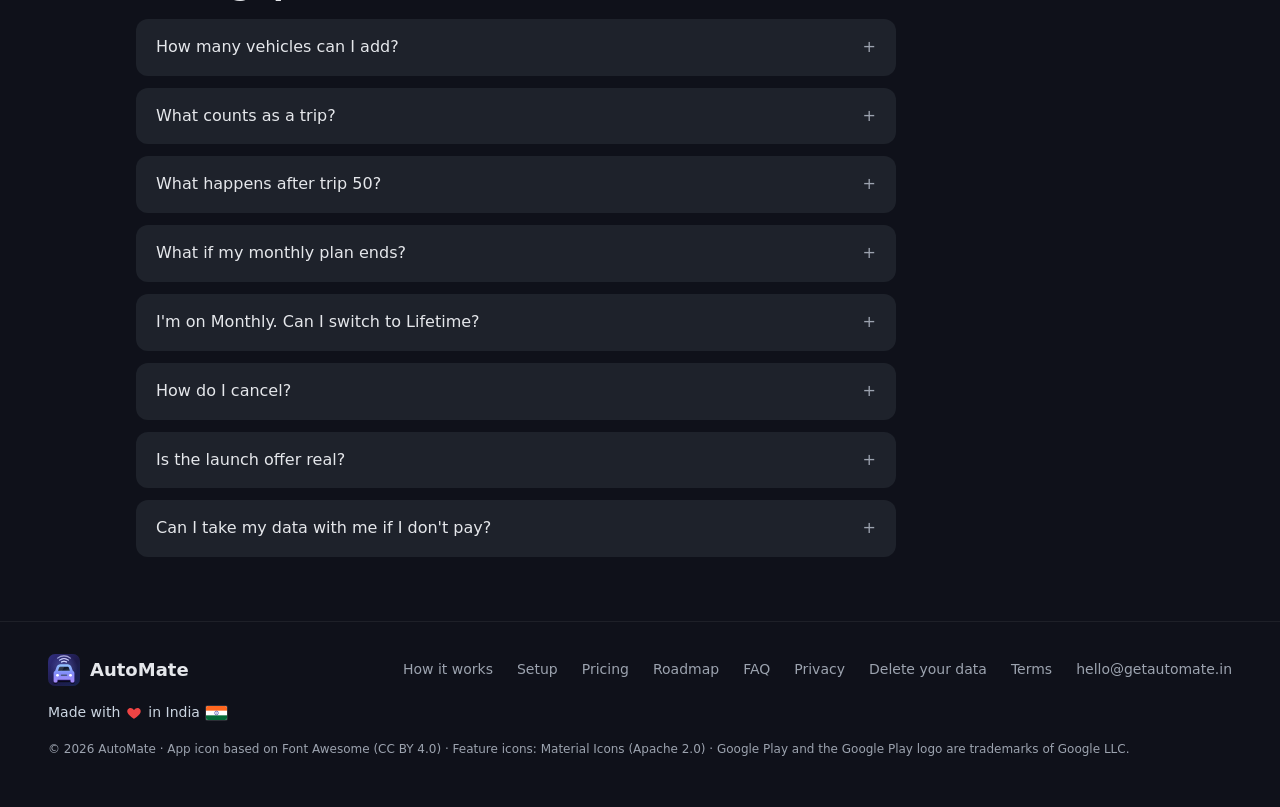
<file: site/pricing.html>
<!doctype html>
<html lang="en">
<head>
<meta charset="utf-8">
<meta name="viewport" content="width=device-width, initial-scale=1">
<title>Pricing · AutoMate</title>
<meta name="description" content="AutoMate pricing: Free includes 1 vehicle and your first 50 trips. Monthly and Lifetime include unlimited vehicles and trips. Then ₹69 a month or ₹999 once for life (₹799 launch price until 31 Dec 2026).">
<meta name="theme-color" content="#0F111A">
<meta name="color-scheme" content="dark">
<meta property="og:title" content="Pricing · AutoMate">
<meta property="og:description" content="AutoMate pricing: Free includes 1 vehicle and your first 50 trips. Monthly and Lifetime include unlimited vehicles and trips. Then ₹69 a month or ₹999 once for life (₹799 launch price until 31 Dec 2026).">
<meta property="og:type" content="website">
<link rel="canonical" href="https://getautomate.in/pricing.html">
<meta property="og:url" content="https://getautomate.in/pricing.html">
<meta property="og:site_name" content="AutoMate">
<meta property="og:locale" content="en_IN">
<meta property="og:image" content="https://getautomate.in/img/og.jpg?v=9339975a6293">
<meta property="og:image:width" content="1200">
<meta property="og:image:height" content="630">
<meta property="og:image:alt" content="AutoMate: a mate for your auto. Trips and spending, tracked on your Android phone.">
<meta name="twitter:card" content="summary_large_image">
<link rel="manifest" href="manifest.webmanifest">
<link rel="icon" href="favicon.svg" type="image/svg+xml">
<link rel="icon" href="favicon-32.png" sizes="32x32" type="image/png">
<link rel="apple-touch-icon" href="apple-touch-icon.png">
<link rel="stylesheet" href="style.css?v=ecc96122eb68">
</head>
<body>
<a class="skip" href="#main">Skip to content</a>
<header class="nav">
  <a class="logo" href="./"><img src="img/logo.svg" alt="" width="32" height="32">AutoMate</a>
  <nav class="links" aria-label="Main">
    <a href="index.html#features">Features</a><a href="how-it-works.html">How it works</a><a href="setup.html">Setup</a><a href="pricing.html" aria-current="page">Pricing</a><a href="roadmap.html">Roadmap</a><a href="faq.html">FAQ</a>
    <a class="btn beta-cta" aria-label="Join the beta on Google Play" href="index.html#beta"><img src="img/google-play.svg" width="24" height="24" alt="" aria-hidden="true"><span>Join the beta</span></a>
  </nav>
</header>
<main id="main" class="page">
<h1>Pricing</h1>
<p class="lead">Start free with 1 vehicle and your first 50 trips. Upgrade to Monthly or Lifetime for unlimited vehicles and trips. Expenses, fuel, FASTag and Garage stay free for your included vehicle. No ads, no account, no extra device.</p>
  <div class="offer wash" data-offer>
    <p>Launch offer: 20% off lifetime<small>Ends 31 December 2026</small></p>
    <div class="count" role="timer" aria-label="Time left in the launch offer" data-count hidden></div>
  </div>
  <div class="plans">
    <div class="price-card">
      <h3 class="plan">Free</h3>
      <p class="price"><b>₹0</b></p>
      <p class="per">No card, no account</p>
      <ul class="ticks"><li><svg viewBox="0 0 24 24" fill="none" stroke="currentColor" stroke-width="2.4" stroke-linecap="round" stroke-linejoin="round" aria-hidden="true"><path d="M5 12l5 5L20 7"/></svg>1 vehicle</li><li><svg viewBox="0 0 24 24" fill="none" stroke="currentColor" stroke-width="2.4" stroke-linecap="round" stroke-linejoin="round" aria-hidden="true"><path d="M5 12l5 5L20 7"/></svg>First 50 trips</li><li><svg viewBox="0 0 24 24" fill="none" stroke="currentColor" stroke-width="2.4" stroke-linecap="round" stroke-linejoin="round" aria-hidden="true"><path d="M5 12l5 5L20 7"/></svg>Expenses, fuel, FASTag and Garage, always free</li><li class="locked"><svg viewBox="0 0 24 24" fill="none" stroke="currentColor" stroke-width="2.2" stroke-linecap="round" stroke-linejoin="round" aria-hidden="true"><rect x="5" y="11" width="14" height="10" rx="2"/><path d="M8 11V8a4 4 0 0 1 8 0v3"/></svg>Trips after 50 are saved, locked until you pick a plan</li></ul>
      <span class="cta">Coming soon</span>
    </div>
    <div class="price-card">
      <h3 class="plan">Monthly</h3>
      <p class="price"><b>₹69</b><span>/ month</span></p>
      <p class="per">Billed monthly through Google Play</p>
      <ul class="ticks"><li><svg viewBox="0 0 24 24" fill="none" stroke="currentColor" stroke-width="2.4" stroke-linecap="round" stroke-linejoin="round" aria-hidden="true"><path d="M5 12l5 5L20 7"/></svg>Unlimited vehicles</li><li><svg viewBox="0 0 24 24" fill="none" stroke="currentColor" stroke-width="2.4" stroke-linecap="round" stroke-linejoin="round" aria-hidden="true"><path d="M5 12l5 5L20 7"/></svg>Unlimited trips</li><li><svg viewBox="0 0 24 24" fill="none" stroke="currentColor" stroke-width="2.4" stroke-linecap="round" stroke-linejoin="round" aria-hidden="true"><path d="M5 12l5 5L20 7"/></svg>Cancel any time in Google Play</li><li><svg viewBox="0 0 24 24" fill="none" stroke="currentColor" stroke-width="2.4" stroke-linecap="round" stroke-linejoin="round" aria-hidden="true"><path d="M5 12l5 5L20 7"/></svg>No ads</li></ul>
      <span class="cta">Coming soon</span>
    </div>
    <div class="price-card best">
      <h3 class="plan">Lifetime <span class="tag blue">Best value</span><span class="tag save" data-offer>Save 20%</span></h3>
      <p class="price"><b data-offer>₹799</b><s data-offer><span class="sr">was </span>₹999</s><b data-full hidden>₹999</b><span>once</span></p>
      <p class="per">Pay once, yours for life</p>
      <ul class="ticks"><li><svg viewBox="0 0 24 24" fill="none" stroke="currentColor" stroke-width="2.4" stroke-linecap="round" stroke-linejoin="round" aria-hidden="true"><path d="M5 12l5 5L20 7"/></svg>Unlimited vehicles</li><li><svg viewBox="0 0 24 24" fill="none" stroke="currentColor" stroke-width="2.4" stroke-linecap="round" stroke-linejoin="round" aria-hidden="true"><path d="M5 12l5 5L20 7"/></svg>Unlimited trips</li><li><svg viewBox="0 0 24 24" fill="none" stroke="currentColor" stroke-width="2.4" stroke-linecap="round" stroke-linejoin="round" aria-hidden="true"><path d="M5 12l5 5L20 7"/></svg>Restores on a new phone through Google Play</li><li><svg viewBox="0 0 24 24" fill="none" stroke="currentColor" stroke-width="2.4" stroke-linecap="round" stroke-linejoin="round" aria-hidden="true"><path d="M5 12l5 5L20 7"/></svg>No ads, no subscription</li></ul>
      <span class="cta pri">Coming soon</span>
    </div>
  </div>
  <p class="fineprint">Prices in Indian rupees, including taxes. Bought and managed in Google Play.</p>

<h2 class="pt">Compare plans</h2>
<div class="cmp-wrap"><table class="cmp">
  <thead><tr><th scope="col"><span class="sr">Feature</span></th><th scope="col">Free</th><th scope="col">Monthly</th><th scope="col" class="best">Lifetime</th></tr></thead>
  <tbody>
    <tr><th scope="row">Vehicles</th><td>1</td><td>Unlimited</td><td>Unlimited</td></tr>
    <tr><th scope="row">Trips included</th><td>50</td><td>Unlimited</td><td>Unlimited</td></tr>
    <tr><th scope="row">Expenses, fuel and FASTag</th><td><svg viewBox="0 0 24 24" fill="none" stroke="currentColor" stroke-width="2.4" stroke-linecap="round" stroke-linejoin="round" aria-label="Included" role="img"><path d="M5 12l5 5L20 7"/></svg></td><td><svg viewBox="0 0 24 24" fill="none" stroke="currentColor" stroke-width="2.4" stroke-linecap="round" stroke-linejoin="round" aria-label="Included" role="img"><path d="M5 12l5 5L20 7"/></svg></td><td><svg viewBox="0 0 24 24" fill="none" stroke="currentColor" stroke-width="2.4" stroke-linecap="round" stroke-linejoin="round" aria-label="Included" role="img"><path d="M5 12l5 5L20 7"/></svg></td></tr>
    <tr><th scope="row">Garage and reminders</th><td><svg viewBox="0 0 24 24" fill="none" stroke="currentColor" stroke-width="2.4" stroke-linecap="round" stroke-linejoin="round" aria-label="Included" role="img"><path d="M5 12l5 5L20 7"/></svg></td><td><svg viewBox="0 0 24 24" fill="none" stroke="currentColor" stroke-width="2.4" stroke-linecap="round" stroke-linejoin="round" aria-label="Included" role="img"><path d="M5 12l5 5L20 7"/></svg></td><td><svg viewBox="0 0 24 24" fill="none" stroke="currentColor" stroke-width="2.4" stroke-linecap="round" stroke-linejoin="round" aria-label="Included" role="img"><path d="M5 12l5 5L20 7"/></svg></td></tr>
    <tr><th scope="row">Mileage and stats</th><td><svg viewBox="0 0 24 24" fill="none" stroke="currentColor" stroke-width="2.4" stroke-linecap="round" stroke-linejoin="round" aria-label="Included" role="img"><path d="M5 12l5 5L20 7"/></svg></td><td><svg viewBox="0 0 24 24" fill="none" stroke="currentColor" stroke-width="2.4" stroke-linecap="round" stroke-linejoin="round" aria-label="Included" role="img"><path d="M5 12l5 5L20 7"/></svg></td><td><svg viewBox="0 0 24 24" fill="none" stroke="currentColor" stroke-width="2.4" stroke-linecap="round" stroke-linejoin="round" aria-label="Included" role="img"><path d="M5 12l5 5L20 7"/></svg></td></tr>
    <tr><th scope="row">Backup to a new phone</th><td><svg viewBox="0 0 24 24" fill="none" stroke="currentColor" stroke-width="2.4" stroke-linecap="round" stroke-linejoin="round" aria-label="Included" role="img"><path d="M5 12l5 5L20 7"/></svg></td><td><svg viewBox="0 0 24 24" fill="none" stroke="currentColor" stroke-width="2.4" stroke-linecap="round" stroke-linejoin="round" aria-label="Included" role="img"><path d="M5 12l5 5L20 7"/></svg></td><td><svg viewBox="0 0 24 24" fill="none" stroke="currentColor" stroke-width="2.4" stroke-linecap="round" stroke-linejoin="round" aria-label="Included" role="img"><path d="M5 12l5 5L20 7"/></svg></td></tr>
    <tr><th scope="row">No ads, no account</th><td><svg viewBox="0 0 24 24" fill="none" stroke="currentColor" stroke-width="2.4" stroke-linecap="round" stroke-linejoin="round" aria-label="Included" role="img"><path d="M5 12l5 5L20 7"/></svg></td><td><svg viewBox="0 0 24 24" fill="none" stroke="currentColor" stroke-width="2.4" stroke-linecap="round" stroke-linejoin="round" aria-label="Included" role="img"><path d="M5 12l5 5L20 7"/></svg></td><td><svg viewBox="0 0 24 24" fill="none" stroke="currentColor" stroke-width="2.4" stroke-linecap="round" stroke-linejoin="round" aria-label="Included" role="img"><path d="M5 12l5 5L20 7"/></svg></td></tr>
    <tr class="sum"><th scope="row">Price</th><td>₹0</td><td>₹69<small>a month</small></td><td><span data-offer>₹799<s><span class="sr">was </span>₹999</s></span><span data-full hidden>₹999</span><small>once</small></td></tr>
  </tbody>
</table></div>
<p class="fineprint">Lifetime costs less than 12 months of Monthly at the launch price (about 14 months at ₹999).</p>

<h2 class="pt">Pricing questions</h2>
<div class="faq">
<details><summary>How many vehicles can I add?</summary><p>Free includes 1 vehicle. To add a second vehicle or more, upgrade to Monthly or Lifetime. Both paid plans include unlimited vehicles.</p></details>
<details><summary>What counts as a trip?</summary><p>Every trip AutoMate records, automatic or started by hand, across all your vehicles. Deleting a trip doesn't give it back.</p></details>
<details><summary>What happens after trip 50?</summary><p>Nothing is lost. New trips keep recording and are saved, but their route, times, places and cost stay locked until you pick a plan. Your first 50 trips stay open for good, and your km and mileage totals still count every trip. AutoMate tells you from trip 40, and once more at trip 50.</p></details>
<details><summary>What if my monthly plan ends?</summary><p>Trips recorded while it was active stay open. Only trips after it ends are locked, until you renew or buy Lifetime.</p></details>
<details><summary>I'm on Monthly. Can I switch to Lifetime?</summary><p>Yes. Buy Lifetime, then cancel Monthly in Google Play; the app links you straight there.</p></details>
<details><summary>How do I cancel?</summary><p>In Google Play: your profile → Payments &amp; subscriptions → Subscriptions → AutoMate. You keep Monthly until the end of the month you paid for.</p></details>
<details><summary>Is the launch offer real?</summary><p>Yes. Lifetime is ₹799 until 31 December 2026, 23:59 IST. After that it's ₹999. Monthly stays ₹69.</p></details>
<details><summary>Can I take my data with me if I don't pay?</summary><p>Yes. Export a backup of everything any time, on any plan. AutoMate never deletes your trips.</p></details>
</div>

</main>
<footer class="foot">
  <a class="logo" href="./"><img src="img/logo.svg" alt="" width="32" height="32">AutoMate</a>
  <nav aria-label="Footer"><a href="how-it-works.html">How it works</a><a href="setup.html">Setup</a><a href="pricing.html">Pricing</a><a href="roadmap.html">Roadmap</a><a href="faq.html">FAQ</a><a href="privacy.html">Privacy</a><a href="delete-data.html">Delete your data</a><a href="terms.html">Terms</a><a href="mailto:hello@getautomate.in">hello@getautomate.in</a></nav>
  <p class="made">Made with <svg class="heart" viewBox="0 0 24 24" role="img" aria-label="love"><path fill="currentColor" d="M12 21s-7.5-4.6-9.6-9.2C.9 8.4 3 4.5 6.8 4.5c2.1 0 3.6 1.1 5.2 3 1.6-1.9 3.1-3 5.2-3 3.8 0 5.9 3.9 4.4 7.3C19.5 16.4 12 21 12 21z"/></svg> in India <svg class="flag" viewBox="0 0 30 20" role="img" aria-label="Indian flag"><rect width="30" height="20" fill="#FFFFFF"/><rect width="30" height="6.67" fill="#FF671F"/><rect y="13.33" width="30" height="6.67" fill="#046A38"/><circle cx="15" cy="10" r="2.6" fill="none" stroke="#06038D" stroke-width=".7"/><circle cx="15" cy="10" r=".6" fill="#06038D"/></svg></p>
  <p class="legal">© 2026 AutoMate · App icon based on <a href="https://fontawesome.com">Font Awesome</a> (CC BY 4.0) · Feature icons: Material Icons (Apache 2.0) · Google Play and the Google Play logo are trademarks of Google LLC.</p>
</footer>
<script src="site.js?v=33a6d933136e" defer></script>
</body>
</html>
</file>
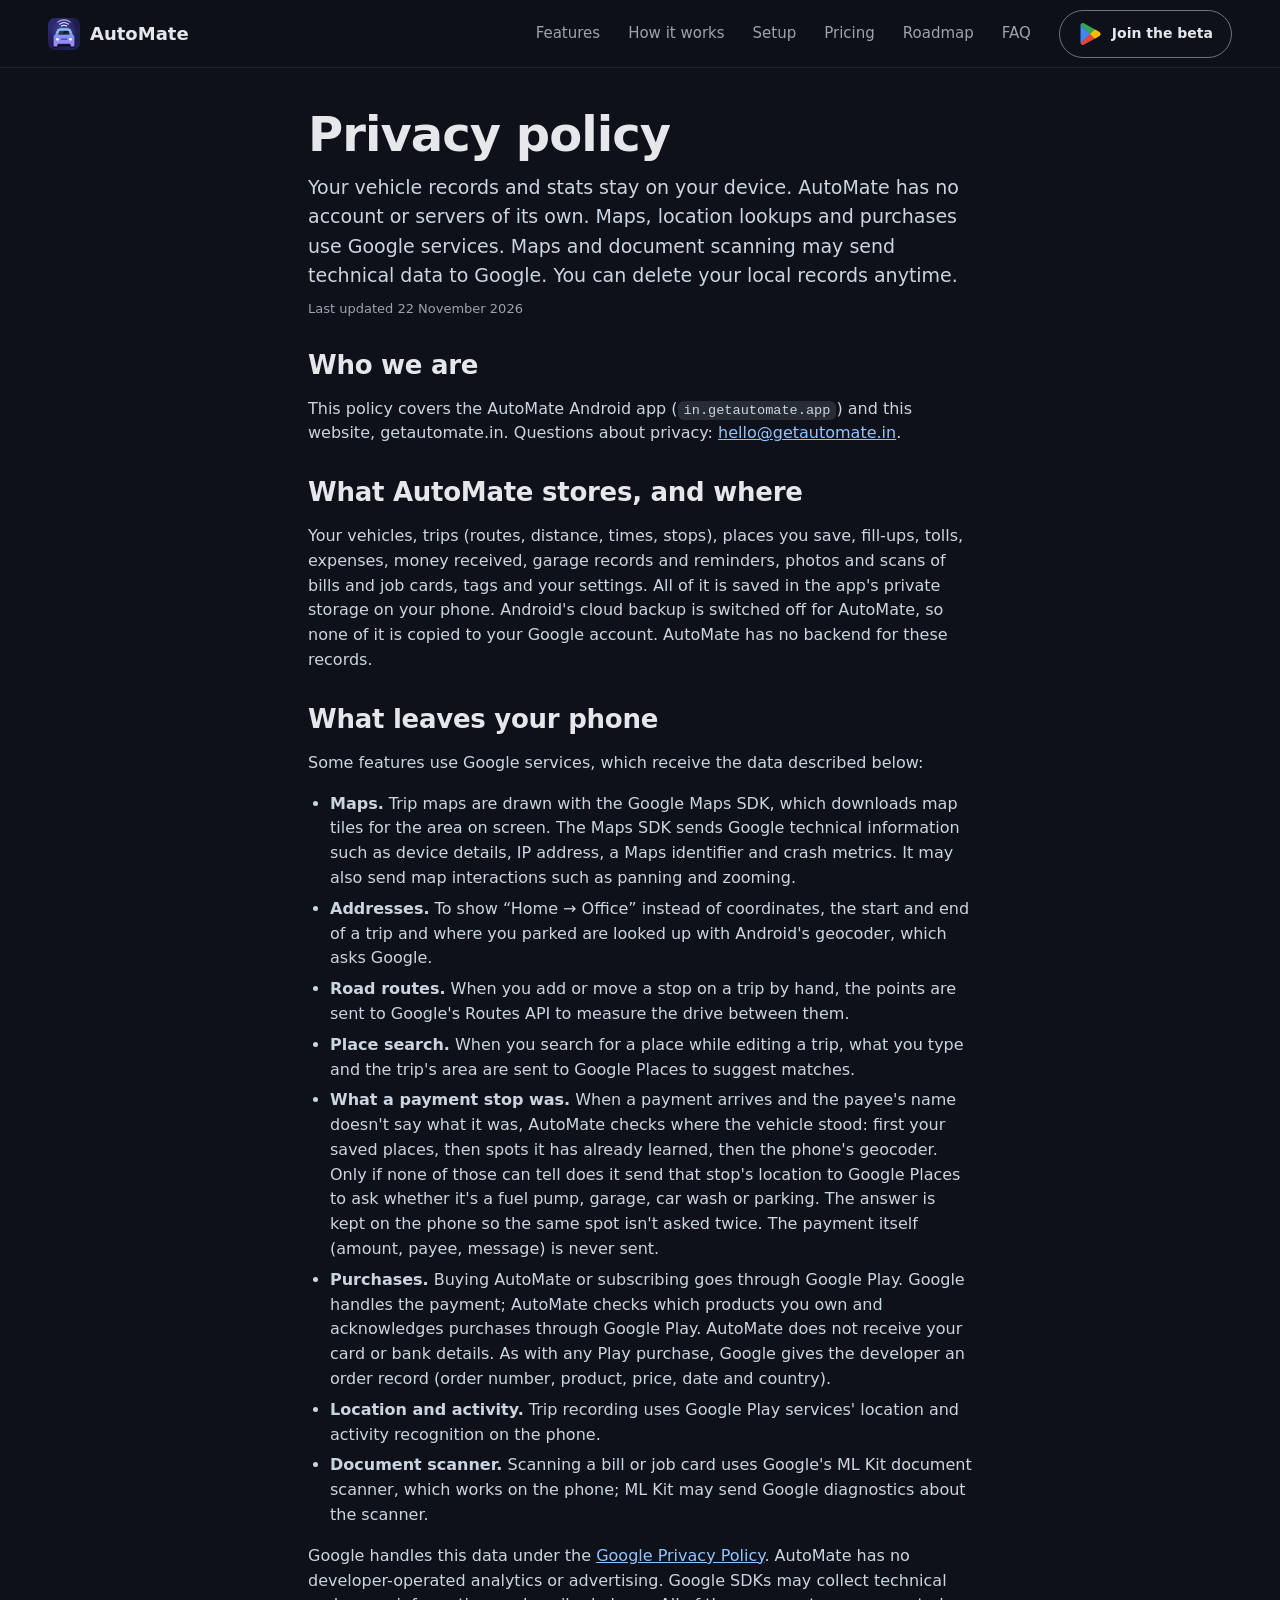
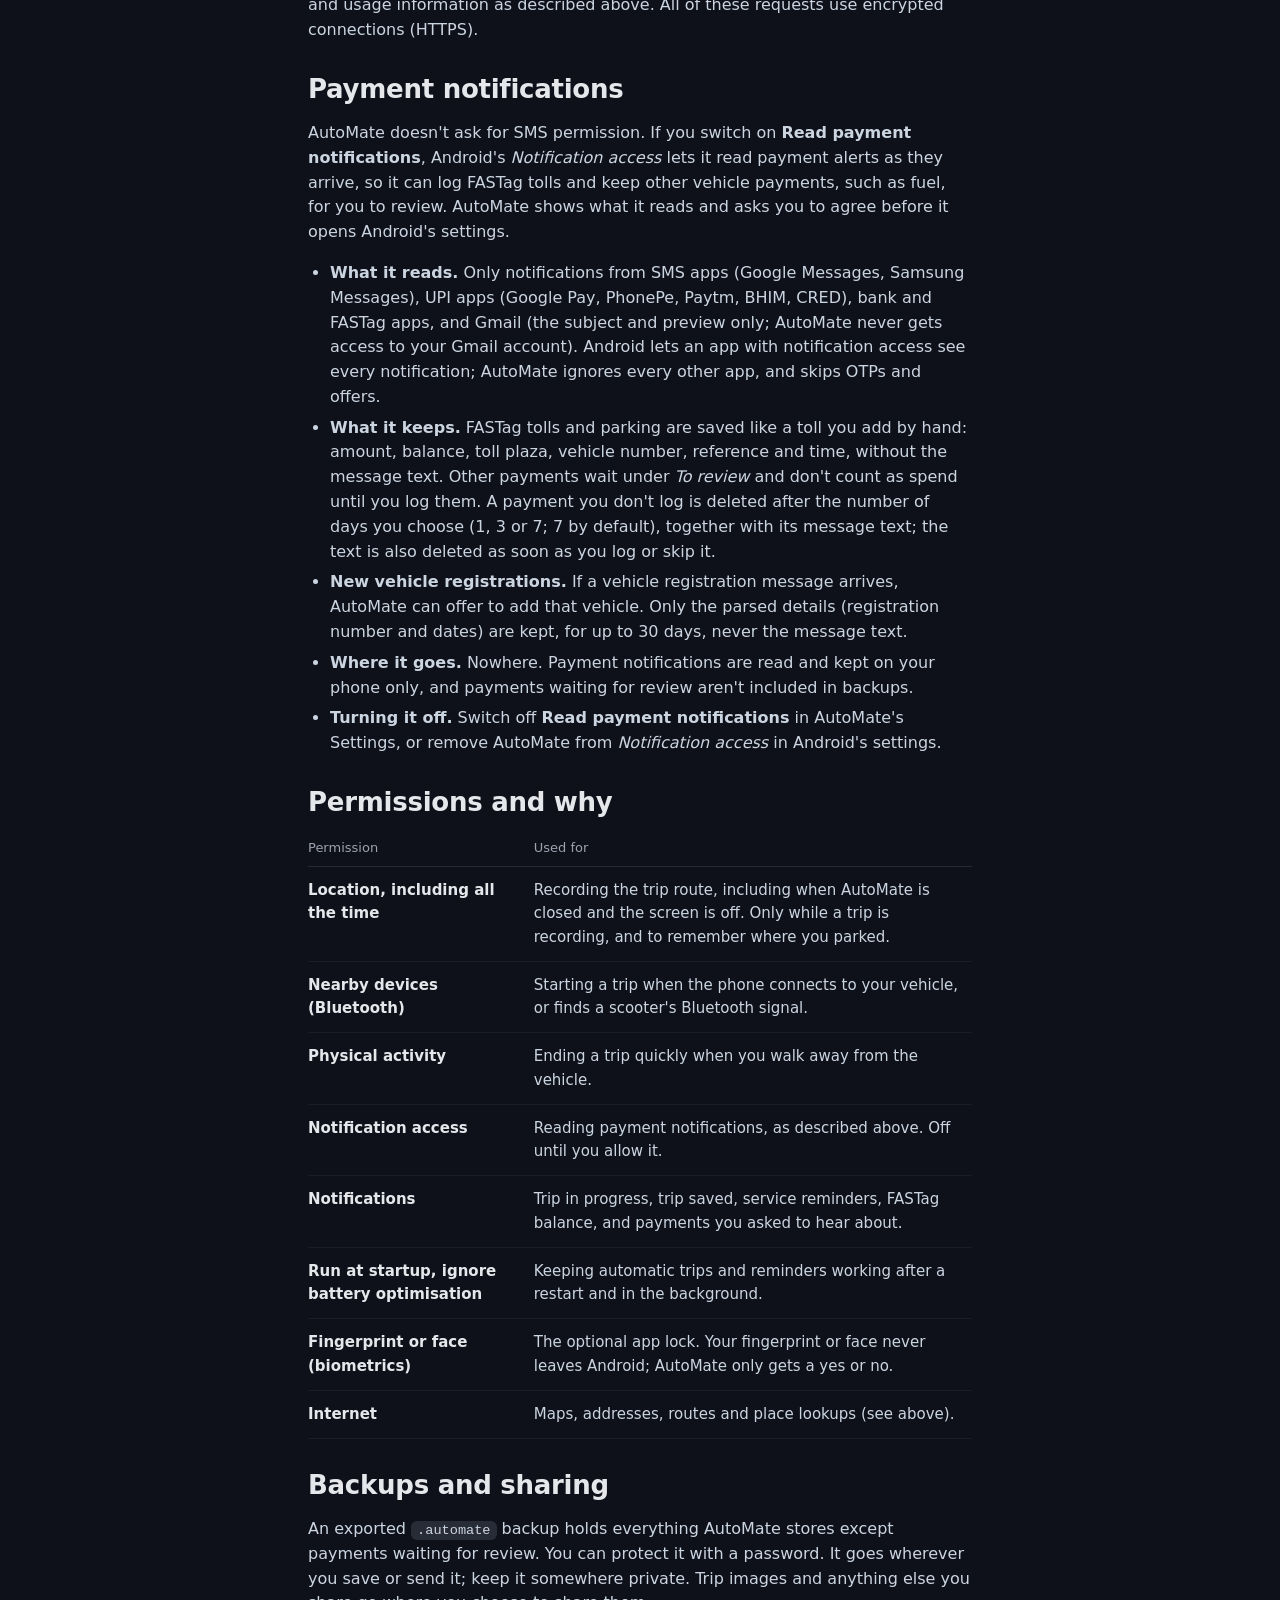
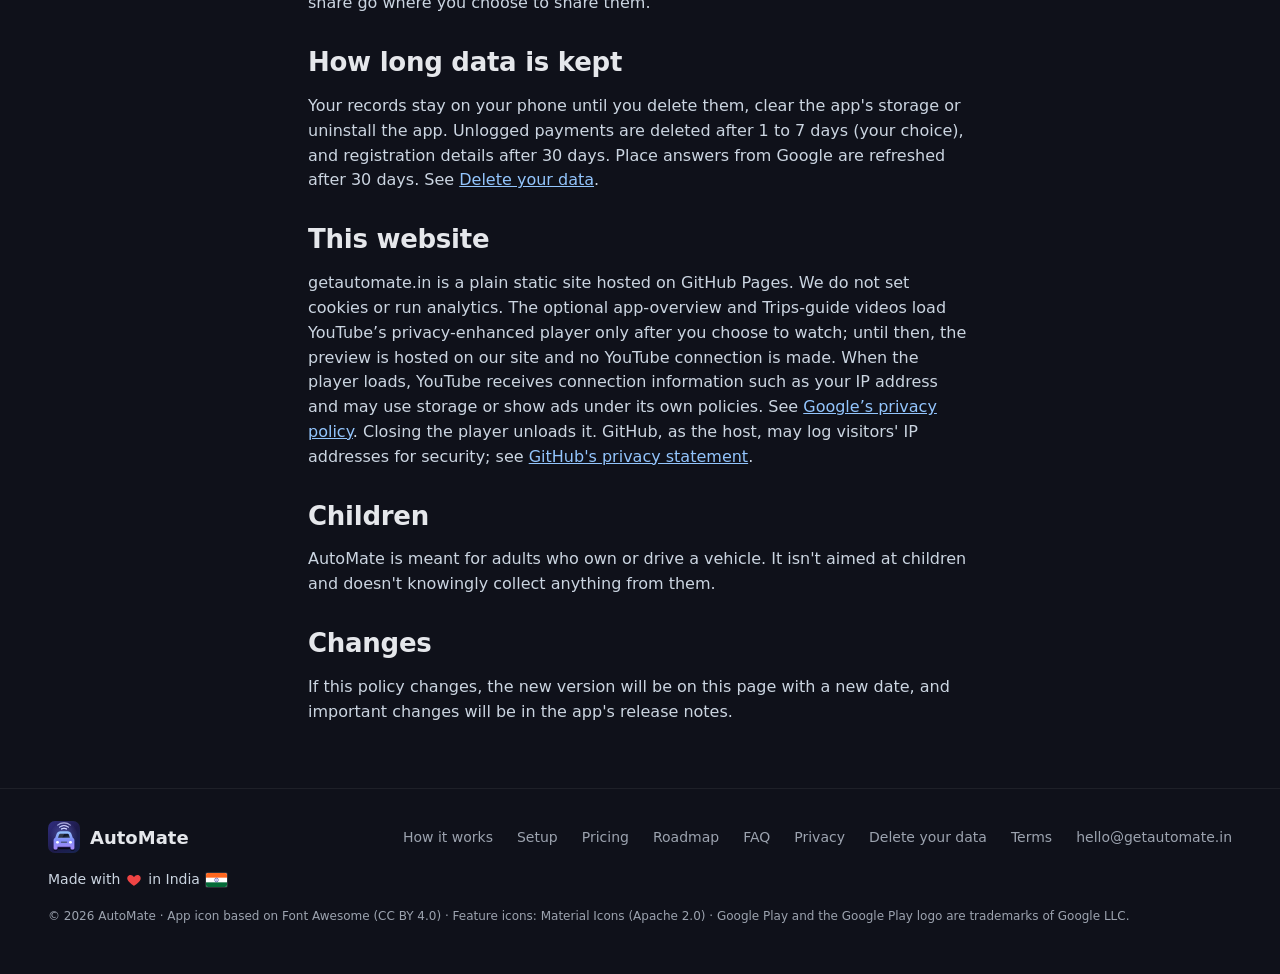
<file: site/privacy.html>
<!doctype html>
<html lang="en">
<head>
<meta charset="utf-8">
<meta name="viewport" content="width=device-width, initial-scale=1">
<title>Privacy policy · AutoMate</title>
<meta name="description" content="Your vehicle records stay on your phone. Learn what AutoMate stores and what goes to Google.">
<meta name="theme-color" content="#0F111A">
<meta name="color-scheme" content="dark">
<meta property="og:title" content="Privacy policy · AutoMate">
<meta property="og:description" content="Your vehicle records stay on your phone. Learn what AutoMate stores and what goes to Google.">
<meta property="og:type" content="website">
<link rel="canonical" href="https://getautomate.in/privacy.html">
<meta property="og:url" content="https://getautomate.in/privacy.html">
<meta property="og:site_name" content="AutoMate">
<meta property="og:locale" content="en_IN">
<meta property="og:image" content="https://getautomate.in/img/og.jpg?v=9339975a6293">
<meta property="og:image:width" content="1200">
<meta property="og:image:height" content="630">
<meta property="og:image:alt" content="AutoMate: a mate for your auto. Trips and spending, tracked on your Android phone.">
<meta name="twitter:card" content="summary_large_image">
<link rel="manifest" href="manifest.webmanifest">
<link rel="icon" href="favicon.svg" type="image/svg+xml">
<link rel="icon" href="favicon-32.png" sizes="32x32" type="image/png">
<link rel="apple-touch-icon" href="apple-touch-icon.png">
<link rel="stylesheet" href="style.css?v=ecc96122eb68">
</head>
<body>
<a class="skip" href="#main">Skip to content</a>
<header class="nav">
  <a class="logo" href="./"><img src="img/logo.svg" alt="" width="32" height="32">AutoMate</a>
  <nav class="links" aria-label="Main">
    <a href="index.html#features">Features</a><a href="how-it-works.html">How it works</a><a href="setup.html">Setup</a><a href="pricing.html">Pricing</a><a href="roadmap.html">Roadmap</a><a href="faq.html">FAQ</a>
    <a class="btn beta-cta" aria-label="Join the beta on Google Play" href="index.html#beta"><img src="img/google-play.svg" width="24" height="24" alt="" aria-hidden="true"><span>Join the beta</span></a>
  </nav>
</header>
<main id="main" class="doc">
<h1>Privacy policy</h1>
<p class="lead">Your vehicle records and stats stay on your device. AutoMate has no account or servers of its own. Maps, location lookups and purchases use Google services. Maps and document scanning may send technical data to Google. You can delete your local records anytime.</p>
<p class="updated">Last updated 22 November 2026</p>

<h2 id="who">Who we are</h2>
<p>This policy covers the AutoMate Android app (<code>in.getautomate.app</code>) and this website, getautomate.in. Questions about privacy: <a href="mailto:hello@getautomate.in">hello@getautomate.in</a>.</p>

<h2 id="stores">What AutoMate stores, and where</h2>
<p>Your vehicles, trips (routes, distance, times, stops), places you save, fill-ups, tolls, expenses, money received, garage records and reminders, photos and scans of bills and job cards, tags and your settings. All of it is saved in the app's private storage on your phone. Android's cloud backup is switched off for AutoMate, so none of it is copied to your Google account. AutoMate has no backend for these records.</p>

<h2 id="leaves">What leaves your phone</h2>
<p>Some features use Google services, which receive the data described below:</p>
<ul>
  <li><b>Maps.</b> Trip maps are drawn with the Google Maps SDK, which downloads map tiles for the area on screen. The Maps SDK sends Google technical information such as device details, IP address, a Maps identifier and crash metrics. It may also send map interactions such as panning and zooming.</li>
  <li><b>Addresses.</b> To show “Home → Office” instead of coordinates, the start and end of a trip and where you parked are looked up with Android's geocoder, which asks Google.</li>
  <li><b>Road routes.</b> When you add or move a stop on a trip by hand, the points are sent to Google's Routes API to measure the drive between them.</li>
  <li><b>Place search.</b> When you search for a place while editing a trip, what you type and the trip's area are sent to Google Places to suggest matches.</li>
  <li><b>What a payment stop was.</b> When a payment arrives and the payee's name doesn't say what it was, AutoMate checks where the vehicle stood: first your saved places, then spots it has already learned, then the phone's geocoder. Only if none of those can tell does it send that stop's location to Google Places to ask whether it's a fuel pump, garage, car wash or parking. The answer is kept on the phone so the same spot isn't asked twice. The payment itself (amount, payee, message) is never sent.</li>
  <li><b>Purchases.</b> Buying AutoMate or subscribing goes through Google Play. Google handles the payment; AutoMate checks which products you own and acknowledges purchases through Google Play. AutoMate does not receive your card or bank details. As with any Play purchase, Google gives the developer an order record (order number, product, price, date and country).</li>
  <li><b>Location and activity.</b> Trip recording uses Google Play services' location and activity recognition on the phone.</li>
  <li><b>Document scanner.</b> Scanning a bill or job card uses Google's ML Kit document scanner, which works on the phone; ML Kit may send Google diagnostics about the scanner.</li>
</ul>
<p>Google handles this data under the <a href="https://policies.google.com/privacy">Google Privacy Policy</a>. AutoMate has no developer-operated analytics or advertising. Google SDKs may collect technical and usage information as described above. All of these requests use encrypted connections (HTTPS).</p>

<h2 id="notifications">Payment notifications</h2>
<p>AutoMate doesn't ask for SMS permission. If you switch on <b>Read payment notifications</b>, Android's <i>Notification access</i> lets it read payment alerts as they arrive, so it can log FASTag tolls and keep other vehicle payments, such as fuel, for you to review. AutoMate shows what it reads and asks you to agree before it opens Android's settings.</p>
<ul>
  <li><b>What it reads.</b> Only notifications from SMS apps (Google Messages, Samsung Messages), UPI apps (Google Pay, PhonePe, Paytm, BHIM, CRED), bank and FASTag apps, and Gmail (the subject and preview only; AutoMate never gets access to your Gmail account). Android lets an app with notification access see every notification; AutoMate ignores every other app, and skips OTPs and offers.</li>
  <li><b>What it keeps.</b> FASTag tolls and parking are saved like a toll you add by hand: amount, balance, toll plaza, vehicle number, reference and time, without the message text. Other payments wait under <i>To review</i> and don't count as spend until you log them. A payment you don't log is deleted after the number of days you choose (1, 3 or 7; 7 by default), together with its message text; the text is also deleted as soon as you log or skip it.</li>
  <li><b>New vehicle registrations.</b> If a vehicle registration message arrives, AutoMate can offer to add that vehicle. Only the parsed details (registration number and dates) are kept, for up to 30 days, never the message text.</li>
  <li><b>Where it goes.</b> Nowhere. Payment notifications are read and kept on your phone only, and payments waiting for review aren't included in backups.</li>
  <li><b>Turning it off.</b> Switch off <b>Read payment notifications</b> in AutoMate's Settings, or remove AutoMate from <i>Notification access</i> in Android's settings.</li>
</ul>

<h2 id="permissions">Permissions and why</h2>
<table class="perm">
  <thead><tr><th>Permission</th><th>Used for</th></tr></thead>
  <tbody>
    <tr><td>Location, including all the time</td><td>Recording the trip route, including when AutoMate is closed and the screen is off. Only while a trip is recording, and to remember where you parked.</td></tr>
    <tr><td>Nearby devices (Bluetooth)</td><td>Starting a trip when the phone connects to your vehicle, or finds a scooter's Bluetooth signal.</td></tr>
    <tr><td>Physical activity</td><td>Ending a trip quickly when you walk away from the vehicle.</td></tr>
    <tr><td>Notification access</td><td>Reading payment notifications, as described above. Off until you allow it.</td></tr>
    <tr><td>Notifications</td><td>Trip in progress, trip saved, service reminders, FASTag balance, and payments you asked to hear about.</td></tr>
    <tr><td>Run at startup, ignore battery optimisation</td><td>Keeping automatic trips and reminders working after a restart and in the background.</td></tr>
    <tr><td>Fingerprint or face (biometrics)</td><td>The optional app lock. Your fingerprint or face never leaves Android; AutoMate only gets a yes or no.</td></tr>
    <tr><td>Internet</td><td>Maps, addresses, routes and place lookups (see above).</td></tr>
  </tbody>
</table>

<h2 id="backups">Backups and sharing</h2>
<p>An exported <code>.automate</code> backup holds everything AutoMate stores except payments waiting for review. You can protect it with a password. It goes wherever you save or send it; keep it somewhere private. Trip images and anything else you share go where you choose to share them.</p>

<h2 id="retention">How long data is kept</h2>
<p>Your records stay on your phone until you delete them, clear the app's storage or uninstall the app. Unlogged payments are deleted after 1 to 7 days (your choice), and registration details after 30 days. Place answers from Google are refreshed after 30 days. See <a href="delete-data.html">Delete your data</a>.</p>

<h2 id="website">This website</h2>
<p>getautomate.in is a plain static site hosted on GitHub Pages. We do not set cookies or run analytics. The optional app-overview and Trips-guide videos load YouTube’s privacy-enhanced player only after you choose to watch; until then, the preview is hosted on our site and no YouTube connection is made. When the player loads, YouTube receives connection information such as your IP address and may use storage or show ads under its own policies. See <a href="https://policies.google.com/privacy">Google’s privacy policy</a>. Closing the player unloads it. GitHub, as the host, may log visitors' IP addresses for security; see <a href="https://docs.github.com/en/site-policy/privacy-policies/github-general-privacy-statement">GitHub's privacy statement</a>.</p>

<h2 id="children">Children</h2>
<p>AutoMate is meant for adults who own or drive a vehicle. It isn't aimed at children and doesn't knowingly collect anything from them.</p>

<h2 id="changes">Changes</h2>
<p>If this policy changes, the new version will be on this page with a new date, and important changes will be in the app's release notes.</p>

</main>
<footer class="foot">
  <a class="logo" href="./"><img src="img/logo.svg" alt="" width="32" height="32">AutoMate</a>
  <nav aria-label="Footer"><a href="how-it-works.html">How it works</a><a href="setup.html">Setup</a><a href="pricing.html">Pricing</a><a href="roadmap.html">Roadmap</a><a href="faq.html">FAQ</a><a href="privacy.html">Privacy</a><a href="delete-data.html">Delete your data</a><a href="terms.html">Terms</a><a href="mailto:hello@getautomate.in">hello@getautomate.in</a></nav>
  <p class="made">Made with <svg class="heart" viewBox="0 0 24 24" role="img" aria-label="love"><path fill="currentColor" d="M12 21s-7.5-4.6-9.6-9.2C.9 8.4 3 4.5 6.8 4.5c2.1 0 3.6 1.1 5.2 3 1.6-1.9 3.1-3 5.2-3 3.8 0 5.9 3.9 4.4 7.3C19.5 16.4 12 21 12 21z"/></svg> in India <svg class="flag" viewBox="0 0 30 20" role="img" aria-label="Indian flag"><rect width="30" height="20" fill="#FFFFFF"/><rect width="30" height="6.67" fill="#FF671F"/><rect y="13.33" width="30" height="6.67" fill="#046A38"/><circle cx="15" cy="10" r="2.6" fill="none" stroke="#06038D" stroke-width=".7"/><circle cx="15" cy="10" r=".6" fill="#06038D"/></svg></p>
  <p class="legal">© 2026 AutoMate · App icon based on <a href="https://fontawesome.com">Font Awesome</a> (CC BY 4.0) · Feature icons: Material Icons (Apache 2.0) · Google Play and the Google Play logo are trademarks of Google LLC.</p>
</footer>
<script src="site.js?v=33a6d933136e" defer></script>
</body>
</html>
</file>
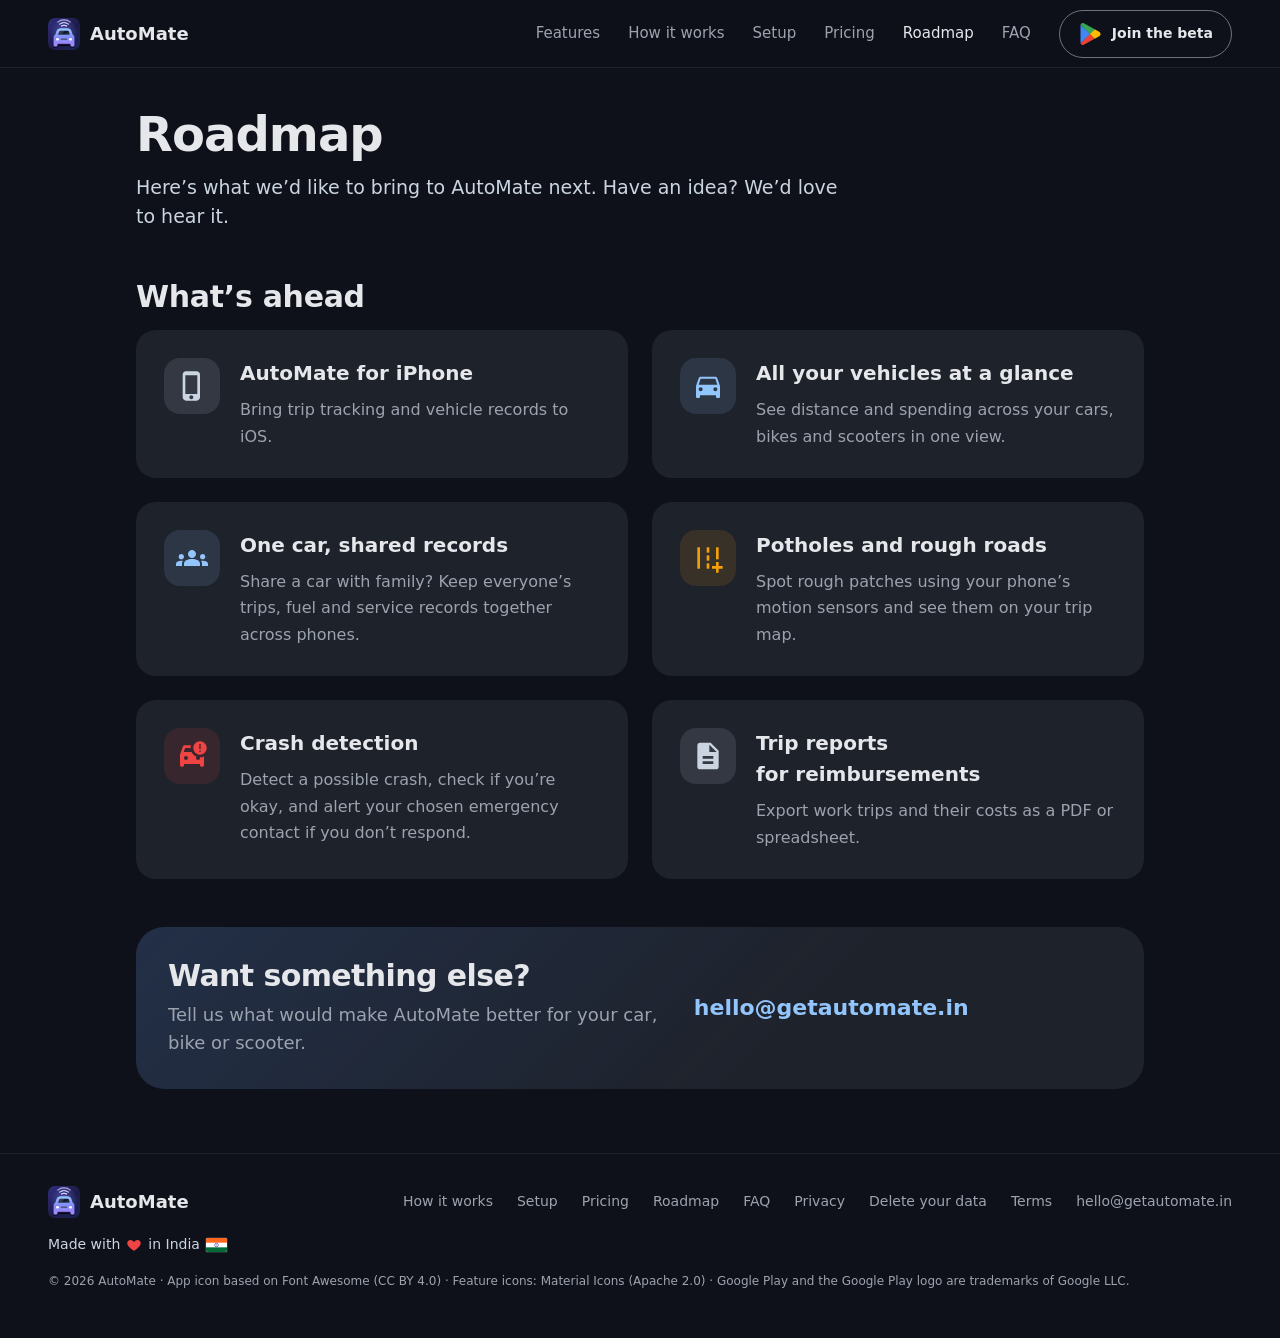
<file: site/roadmap.html>
<!doctype html>
<html lang="en">
<head>
<meta charset="utf-8">
<meta name="viewport" content="width=device-width, initial-scale=1">
<title>Roadmap · AutoMate</title>
<meta name="description" content="What's coming to AutoMate: trip collections, a share card editor, yearly recaps, warranty tracking, business trip reports and more.">
<meta name="theme-color" content="#0F111A">
<meta name="color-scheme" content="dark">
<meta property="og:title" content="Roadmap · AutoMate">
<meta property="og:description" content="What's coming to AutoMate: trip collections, a share card editor, yearly recaps, warranty tracking, business trip reports and more.">
<meta property="og:type" content="website">
<link rel="canonical" href="https://getautomate.in/roadmap.html">
<meta property="og:url" content="https://getautomate.in/roadmap.html">
<meta property="og:site_name" content="AutoMate">
<meta property="og:locale" content="en_IN">
<meta property="og:image" content="https://getautomate.in/img/og.jpg?v=9339975a6293">
<meta property="og:image:width" content="1200">
<meta property="og:image:height" content="630">
<meta property="og:image:alt" content="AutoMate: a mate for your auto. Trips and spending, tracked on your Android phone.">
<meta name="twitter:card" content="summary_large_image">
<link rel="manifest" href="manifest.webmanifest">
<link rel="icon" href="favicon.svg" type="image/svg+xml">
<link rel="icon" href="favicon-32.png" sizes="32x32" type="image/png">
<link rel="apple-touch-icon" href="apple-touch-icon.png">
<link rel="stylesheet" href="style.css?v=ecc96122eb68">
</head>
<body>
<svg class="sprite" aria-hidden="true"><symbol id="roadmap-phone_iphone" viewBox="0 0 24 24"><path d="M0 0h24v24H0z" fill="none"/><path d="M15.5 1h-8C6.12 1 5 2.12 5 3.5v17C5 21.88 6.12 23 7.5 23h8c1.38 0 2.5-1.12 2.5-2.5v-17C18 2.12 16.88 1 15.5 1zm-4 21c-.83 0-1.5-.67-1.5-1.5s.67-1.5 1.5-1.5 1.5.67 1.5 1.5-.67 1.5-1.5 1.5zm4.5-4H7V4h9v14z"/></symbol><symbol id="roadmap-directions_car" viewBox="0 0 24 24"><path d="M0 0h24v24H0z" fill="none"/><path d="M18.92 6.01C18.72 5.42 18.16 5 17.5 5h-11c-.66 0-1.21.42-1.42 1.01L3 12v8c0 .55.45 1 1 1h1c.55 0 1-.45 1-1v-1h12v1c0 .55.45 1 1 1h1c.55 0 1-.45 1-1v-8l-2.08-5.99zM6.5 16c-.83 0-1.5-.67-1.5-1.5S5.67 13 6.5 13s1.5.67 1.5 1.5S7.33 16 6.5 16zm11 0c-.83 0-1.5-.67-1.5-1.5s.67-1.5 1.5-1.5 1.5.67 1.5 1.5-.67 1.5-1.5 1.5zM5 11l1.5-4.5h11L19 11H5z"/></symbol><symbol id="roadmap-groups" viewBox="0 0 24 24"><rect fill="none" height="24" width="24"/><g><path d="M12,12.75c1.63,0,3.07,0.39,4.24,0.9c1.08,0.48,1.76,1.56,1.76,2.73L18,18H6l0-1.61c0-1.18,0.68-2.26,1.76-2.73 C8.93,13.14,10.37,12.75,12,12.75z M4,13c1.1,0,2-0.9,2-2c0-1.1-0.9-2-2-2s-2,0.9-2,2C2,12.1,2.9,13,4,13z M5.13,14.1 C4.76,14.04,4.39,14,4,14c-0.99,0-1.93,0.21-2.78,0.58C0.48,14.9,0,15.62,0,16.43V18l4.5,0v-1.61C4.5,15.56,4.73,14.78,5.13,14.1z M20,13c1.1,0,2-0.9,2-2c0-1.1-0.9-2-2-2s-2,0.9-2,2C18,12.1,18.9,13,20,13z M24,16.43c0-0.81-0.48-1.53-1.22-1.85 C21.93,14.21,20.99,14,20,14c-0.39,0-0.76,0.04-1.13,0.1c0.4,0.68,0.63,1.46,0.63,2.29V18l4.5,0V16.43z M12,6c1.66,0,3,1.34,3,3 c0,1.66-1.34,3-3,3s-3-1.34-3-3C9,7.34,10.34,6,12,6z"/></g></symbol><symbol id="roadmap-add_road" viewBox="0 0 24 24"><g><rect fill="none" height="24" width="24"/></g><g><g><polygon points="20,18 20,15 18,15 18,18 15,18 15,20 18,20 18,23 20,23 20,20 23,20 23,18"/><rect height="9" width="2" x="18" y="4"/><rect height="16" width="2" x="4" y="4"/><rect height="4" width="2" x="11" y="4"/><rect height="4" width="2" x="11" y="10"/><rect height="4" width="2" x="11" y="16"/></g></g></symbol><symbol id="roadmap-car_crash" viewBox="0 0 24 24"><g><rect fill="none" height="24" width="24"/></g><g><g><path d="M18,1c-2.76,0-5,2.24-5,5s2.24,5,5,5s5-2.24,5-5S20.76,1,18,1z M18.5,7h-1V3h1V7z M18.5,8v1h-1V8H18.5z M17.91,13 c0.06,0.16,0.09,0.33,0.09,0.5c0,0.83-0.67,1.5-1.5,1.5S15,14.33,15,13.5c0-0.39,0.15-0.74,0.39-1.01 c-1.63-0.66-2.96-1.91-3.71-3.49H5.81l1.04-3H11c0-0.69,0.1-1.37,0.29-2H6.5C5.84,4,5.29,4.42,5.08,5.01L3,11v8c0,0.55,0.45,1,1,1 h1c0.55,0,1-0.45,1-1v-1h12v1c0,0.55,0.45,1,1,1h1c0.55,0,1-0.45,1-1v-6.68C19.95,12.83,18.84,13.01,17.91,13z M7.5,15 C6.67,15,6,14.33,6,13.5S6.67,12,7.5,12S9,12.67,9,13.5S8.33,15,7.5,15z"/></g></g></symbol><symbol id="roadmap-description" viewBox="0 0 24 24"><path d="M0 0h24v24H0z" fill="none"/><path d="M14 2H6c-1.1 0-1.99.9-1.99 2L4 20c0 1.1.89 2 1.99 2H18c1.1 0 2-.9 2-2V8l-6-6zm2 16H8v-2h8v2zm0-4H8v-2h8v2zm-3-5V3.5L18.5 9H13z"/></symbol></svg>
<a class="skip" href="#main">Skip to content</a>
<header class="nav">
  <a class="logo" href="./"><img src="img/logo.svg" alt="" width="32" height="32">AutoMate</a>
  <nav class="links" aria-label="Main">
    <a href="index.html#features">Features</a><a href="how-it-works.html">How it works</a><a href="setup.html">Setup</a><a href="pricing.html">Pricing</a><a href="roadmap.html" aria-current="page">Roadmap</a><a href="faq.html">FAQ</a>
    <a class="btn beta-cta" aria-label="Join the beta on Google Play" href="index.html#beta"><img src="img/google-play.svg" width="24" height="24" alt="" aria-hidden="true"><span>Join the beta</span></a>
  </nav>
</header>
<main id="main" class="page">
<h1>Roadmap</h1>
<p class="lead">Here’s what we’d like to bring to AutoMate next. Have an idea? We’d love to hear it.</p>
<section class="rm" aria-labelledby="ahead-h"><h2 class="pt" id="ahead-h">What’s ahead</h2><ul class="grid roadmap-grid">
<li tabindex="0" class="card wash" style="--tone:var(--blue)"><span class="badge" style="--tone:var(--blue)"><svg class="ico" aria-hidden="true"><use href="#roadmap-phone_iphone"/></svg></span><h3>AutoMate for iPhone</h3><p>Bring trip tracking and vehicle records to iOS.</p></li>
<li tabindex="0" class="card wash" style="--tone:var(--blue)"><span class="badge" style="--tone:var(--blue)"><svg class="ico" aria-hidden="true"><use href="#roadmap-directions_car"/></svg></span><h3>All your vehicles at a glance</h3><p>See distance and spending across your cars, bikes and scooters in one view.</p></li>
<li tabindex="0" class="card wash" style="--tone:var(--blue)"><span class="badge" style="--tone:var(--blue)"><svg class="ico" aria-hidden="true"><use href="#roadmap-groups"/></svg></span><h3>One car, shared records</h3><p>Share a car with family? Keep everyone’s trips, fuel and service records together across phones.</p></li>
<li tabindex="0" class="card wash" style="--tone:var(--blue)"><span class="badge" style="--tone:var(--blue)"><svg class="ico" aria-hidden="true"><use href="#roadmap-add_road"/></svg></span><h3>Potholes and rough roads</h3><p>Spot rough patches using your phone’s motion sensors and see them on your trip map.</p></li>
<li tabindex="0" class="card wash" style="--tone:var(--blue)"><span class="badge" style="--tone:var(--blue)"><svg class="ico" aria-hidden="true"><use href="#roadmap-car_crash"/></svg></span><h3>Crash detection</h3><p>Detect a possible crash, check if you’re okay, and alert your chosen emergency contact if you don’t respond.</p></li>
<li tabindex="0" class="card wash" style="--tone:var(--blue)"><span class="badge" style="--tone:var(--blue)"><svg class="ico" aria-hidden="true"><use href="#roadmap-description"/></svg></span><h3>Trip reports for reimbursements</h3><p>Export work trips and their costs as a PDF or spreadsheet.</p></li>
</ul></section>
<div class="contact wash rm-ask"><div><h2>Want something else?</h2><p class="sub">Tell us what would make AutoMate better for your car, bike or scooter.</p></div><div><a class="mail" href="mailto:hello@getautomate.in?subject=Feature%20idea">hello@getautomate.in</a></div></div>
</main>
<footer class="foot">
  <a class="logo" href="./"><img src="img/logo.svg" alt="" width="32" height="32">AutoMate</a>
  <nav aria-label="Footer"><a href="how-it-works.html">How it works</a><a href="setup.html">Setup</a><a href="pricing.html">Pricing</a><a href="roadmap.html">Roadmap</a><a href="faq.html">FAQ</a><a href="privacy.html">Privacy</a><a href="delete-data.html">Delete your data</a><a href="terms.html">Terms</a><a href="mailto:hello@getautomate.in">hello@getautomate.in</a></nav>
  <p class="made">Made with <svg class="heart" viewBox="0 0 24 24" role="img" aria-label="love"><path fill="currentColor" d="M12 21s-7.5-4.6-9.6-9.2C.9 8.4 3 4.5 6.8 4.5c2.1 0 3.6 1.1 5.2 3 1.6-1.9 3.1-3 5.2-3 3.8 0 5.9 3.9 4.4 7.3C19.5 16.4 12 21 12 21z"/></svg> in India <svg class="flag" viewBox="0 0 30 20" role="img" aria-label="Indian flag"><rect width="30" height="20" fill="#FFFFFF"/><rect width="30" height="6.67" fill="#FF671F"/><rect y="13.33" width="30" height="6.67" fill="#046A38"/><circle cx="15" cy="10" r="2.6" fill="none" stroke="#06038D" stroke-width=".7"/><circle cx="15" cy="10" r=".6" fill="#06038D"/></svg></p>
  <p class="legal">© 2026 AutoMate · App icon based on <a href="https://fontawesome.com">Font Awesome</a> (CC BY 4.0) · Feature icons: Material Icons (Apache 2.0) · Google Play and the Google Play logo are trademarks of Google LLC.</p>
</footer>
<script src="site.js?v=33a6d933136e" defer></script>
</body>
</html>
</file>
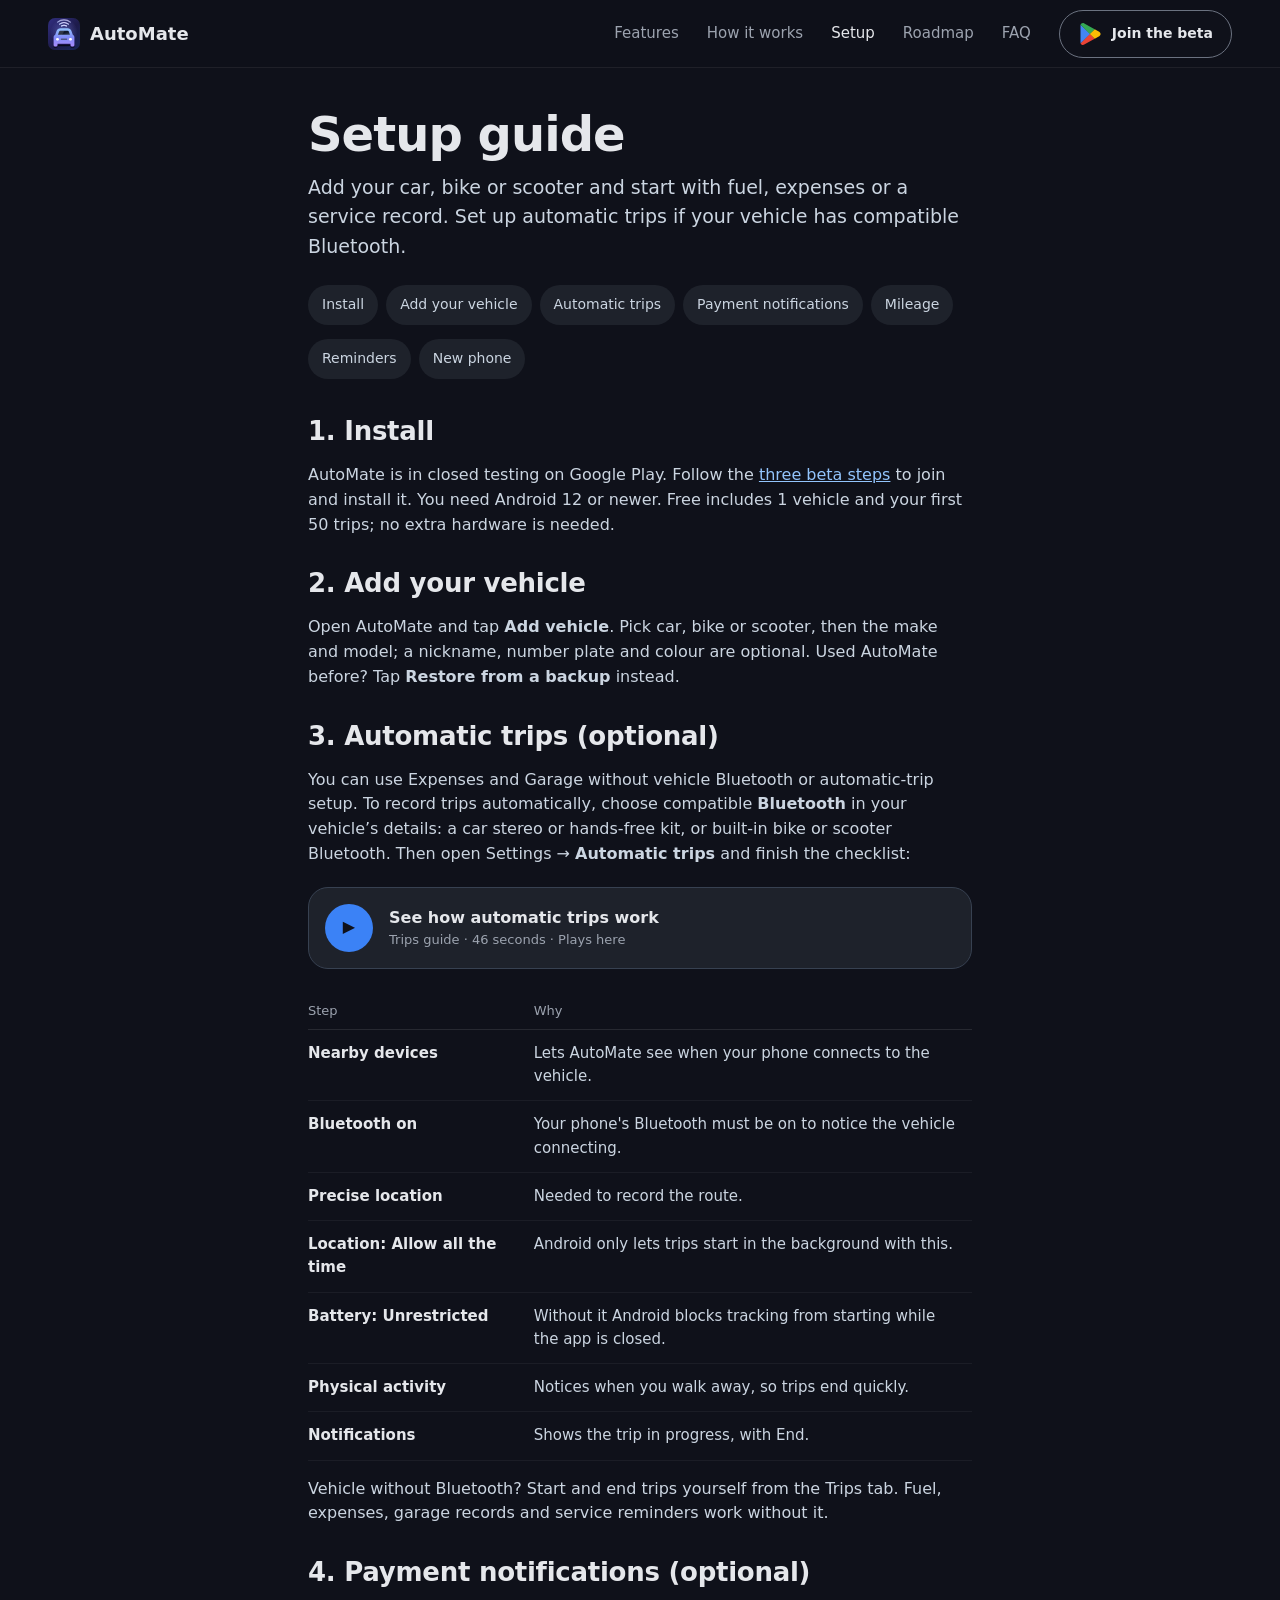
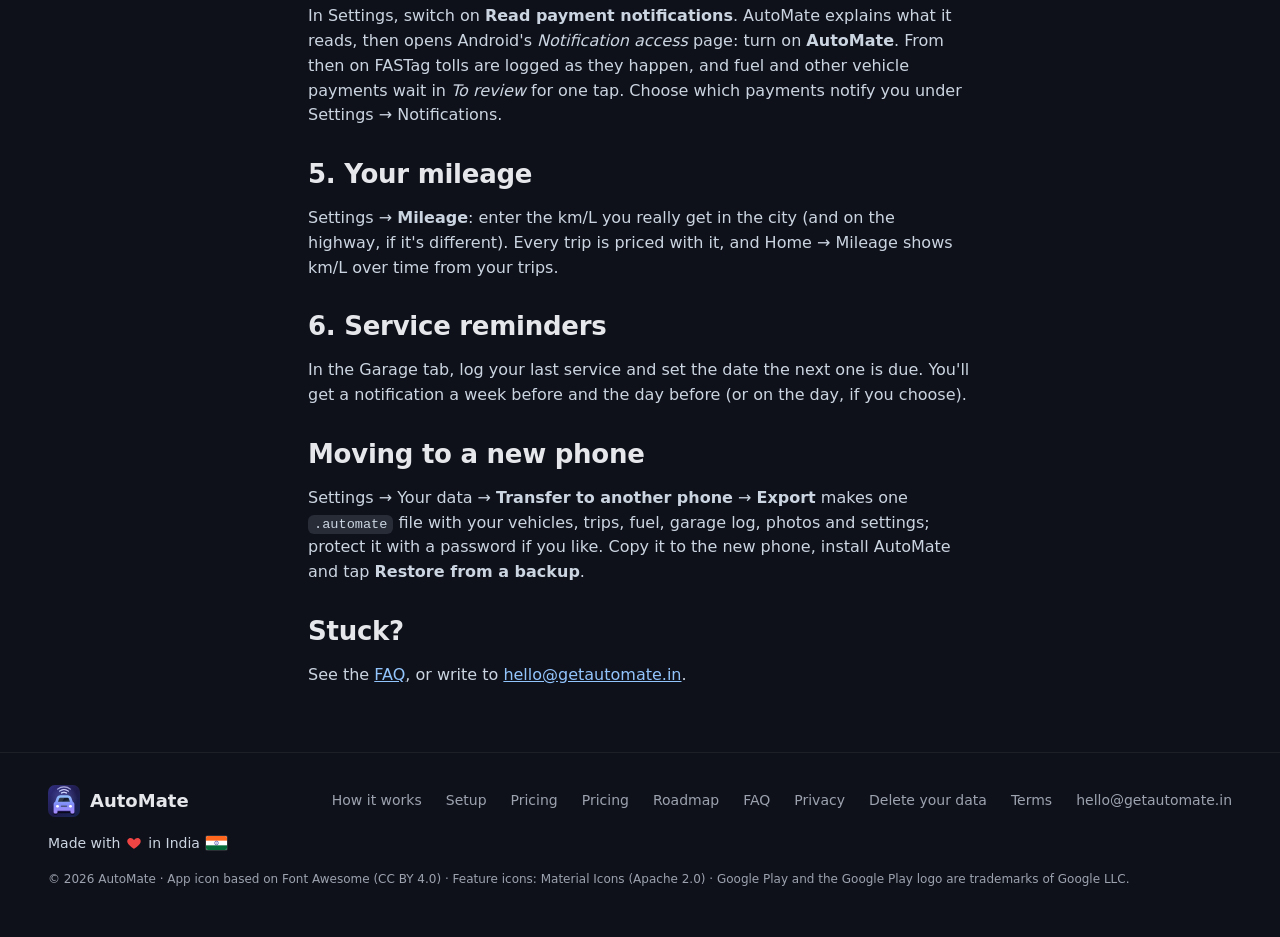
<file: site/setup.html>
<!doctype html>
<html lang="en">
<head>
<meta charset="utf-8">
<meta name="viewport" content="width=device-width, initial-scale=1">
<title>Setup guide · AutoMate</title>
<meta name="description" content="Install AutoMate, add your vehicle and set up automatic trips, payment notifications, mileage and service reminders.">
<meta name="theme-color" content="#0F111A">
<meta name="color-scheme" content="dark">
<meta property="og:title" content="Setup guide · AutoMate">
<meta property="og:description" content="Install AutoMate, add your vehicle and set up automatic trips, payment notifications, mileage and service reminders.">
<meta property="og:type" content="website">
<link rel="canonical" href="https://getautomate.in/setup.html">
<meta property="og:url" content="https://getautomate.in/setup.html">
<meta property="og:site_name" content="AutoMate">
<meta property="og:locale" content="en_IN">
<meta property="og:image" content="https://getautomate.in/img/og.jpg?v=9339975a6293">
<meta property="og:image:width" content="1200">
<meta property="og:image:height" content="630">
<meta property="og:image:alt" content="AutoMate: a mate for your auto. Trips and spending, tracked on your Android phone.">
<meta name="twitter:card" content="summary_large_image">
<link rel="manifest" href="manifest.webmanifest">
<link rel="icon" href="favicon.svg" type="image/svg+xml">
<link rel="icon" href="favicon-32.png" sizes="32x32" type="image/png">
<link rel="apple-touch-icon" href="apple-touch-icon.png">
<link rel="stylesheet" href="style.css?v=ecc96122eb68">
<link rel="stylesheet" href="video.css?v=45ad3bd97afd">
</head>
<body>
<a class="skip" href="#main">Skip to content</a>
<header class="nav">
  <a class="logo" href="./"><img src="img/logo.svg" alt="" width="32" height="32">AutoMate</a>
  <nav class="links" aria-label="Main">
    <a href="index.html#features">Features</a><a href="how-it-works.html">How it works</a><a href="setup.html" aria-current="page">Setup</a><a href="roadmap.html">Roadmap</a><a href="faq.html">FAQ</a>
    <a class="btn beta-cta" aria-label="Join the beta on Google Play" href="index.html#beta"><img src="img/google-play.svg" width="24" height="24" alt="" aria-hidden="true"><span>Join the beta</span></a>
  </nav>
</header>
<main id="main" class="doc">
<h1>Setup guide</h1>
<p class="lead">Add your car, bike or scooter and start with fuel, expenses or a service record. Set up automatic trips if your vehicle has compatible Bluetooth.</p>
<ul class="toc"><li><a href="#install">Install</a></li><li><a href="#vehicle">Add your vehicle</a></li><li><a href="#trips">Automatic trips</a></li><li><a href="#payments">Payment notifications</a></li><li><a href="#mileage">Mileage</a></li><li><a href="#reminders">Reminders</a></li><li><a href="#moving">New phone</a></li></ul>

<h2 id="install">1. Install</h2>
<p>AutoMate is in closed testing on Google Play. Follow the <a href="index.html#beta">three beta steps</a> to join and install it. You need Android 12 or newer. Free includes 1 vehicle and your first 50 trips; no extra hardware is needed.</p>

<h2 id="vehicle">2. Add your vehicle</h2>
<p>Open AutoMate and tap <b>Add vehicle</b>. Pick car, bike or scooter, then the make and model; a nickname, number plate and colour are optional. Used AutoMate before? Tap <b>Restore from a backup</b> instead.</p>

<h2 id="trips">3. Automatic trips (optional)</h2>
<p>You can use Expenses and Garage without vehicle Bluetooth or automatic-trip setup. To record trips automatically, choose compatible <b>Bluetooth</b> in your vehicle’s details: a car stereo or hands-free kit, or built-in bike or scooter Bluetooth. Then open Settings → <b>Automatic trips</b> and finish the checklist:</p>
<div data-video-placement="setup-trips"><p><a href="https://www.youtube.com/watch?v=UurknafBI-U">Watch the Trips guide on YouTube</a></p></div>
<table class="perm">
  <thead><tr><th>Step</th><th>Why</th></tr></thead>
  <tbody>
    <tr><td>Nearby devices</td><td>Lets AutoMate see when your phone connects to the vehicle.</td></tr>
    <tr><td>Bluetooth on</td><td>Your phone's Bluetooth must be on to notice the vehicle connecting.</td></tr>
    <tr><td>Precise location</td><td>Needed to record the route.</td></tr>
    <tr><td>Location: Allow all the time</td><td>Android only lets trips start in the background with this.</td></tr>
    <tr><td>Battery: Unrestricted</td><td>Without it Android blocks tracking from starting while the app is closed.</td></tr>
    <tr><td>Physical activity</td><td>Notices when you walk away, so trips end quickly.</td></tr>
    <tr><td>Notifications</td><td>Shows the trip in progress, with End.</td></tr>
  </tbody>
</table>
<p>Vehicle without Bluetooth? Start and end trips yourself from the Trips tab. Fuel, expenses, garage records and service reminders work without it.</p>

<h2 id="payments">4. Payment notifications (optional)</h2>
<p>In Settings, switch on <b>Read payment notifications</b>. AutoMate explains what it reads, then opens Android's <i>Notification access</i> page: turn on <b>AutoMate</b>. From then on FASTag tolls are logged as they happen, and fuel and other vehicle payments wait in <i>To review</i> for one tap. Choose which payments notify you under Settings → Notifications.</p>

<h2 id="mileage">5. Your mileage</h2>
<p>Settings → <b>Mileage</b>: enter the km/L you really get in the city (and on the highway, if it's different). Every trip is priced with it, and Home → Mileage shows km/L over time from your trips.</p>

<h2 id="reminders">6. Service reminders</h2>
<p>In the Garage tab, log your last service and set the date the next one is due. You'll get a notification a week before and the day before (or on the day, if you choose).</p>

<h2 id="moving">Moving to a new phone</h2>
<p>Settings → Your data → <b>Transfer to another phone</b> → <b>Export</b> makes one <code>.automate</code> file with your vehicles, trips, fuel, garage log, photos and settings; protect it with a password if you like. Copy it to the new phone, install AutoMate and tap <b>Restore from a backup</b>.</p>

<h2 id="help">Stuck?</h2>
<p>See the <a href="faq.html">FAQ</a>, or write to <a href="mailto:hello@getautomate.in">hello@getautomate.in</a>.</p>

</main>
<footer class="foot">
  <a class="logo" href="./"><img src="img/logo.svg" alt="" width="32" height="32">AutoMate</a>
  <nav aria-label="Footer"><a href="how-it-works.html">How it works</a><a href="setup.html">Setup</a><a href="pricing.html">Pricing</a><a href="pricing.html">Pricing</a><a href="roadmap.html">Roadmap</a><a href="faq.html">FAQ</a><a href="privacy.html">Privacy</a><a href="delete-data.html">Delete your data</a><a href="terms.html">Terms</a><a href="mailto:hello@getautomate.in">hello@getautomate.in</a></nav>
  <p class="made">Made with <svg class="heart" viewBox="0 0 24 24" role="img" aria-label="love"><path fill="currentColor" d="M12 21s-7.5-4.6-9.6-9.2C.9 8.4 3 4.5 6.8 4.5c2.1 0 3.6 1.1 5.2 3 1.6-1.9 3.1-3 5.2-3 3.8 0 5.9 3.9 4.4 7.3C19.5 16.4 12 21 12 21z"/></svg> in India <svg class="flag" viewBox="0 0 30 20" role="img" aria-label="Indian flag"><rect width="30" height="20" fill="#FFFFFF"/><rect width="30" height="6.67" fill="#FF671F"/><rect y="13.33" width="30" height="6.67" fill="#046A38"/><circle cx="15" cy="10" r="2.6" fill="none" stroke="#06038D" stroke-width=".7"/><circle cx="15" cy="10" r=".6" fill="#06038D"/></svg></p>
  <p class="legal">© 2026 AutoMate · App icon based on <a href="https://fontawesome.com">Font Awesome</a> (CC BY 4.0) · Feature icons: Material Icons (Apache 2.0) · Google Play and the Google Play logo are trademarks of Google LLC.</p>
</footer>
<script src="site.js?v=33a6d933136e" defer></script>
<script src="video.js?v=fd70b2db2d91" defer></script>
</body>
</html>
</file>
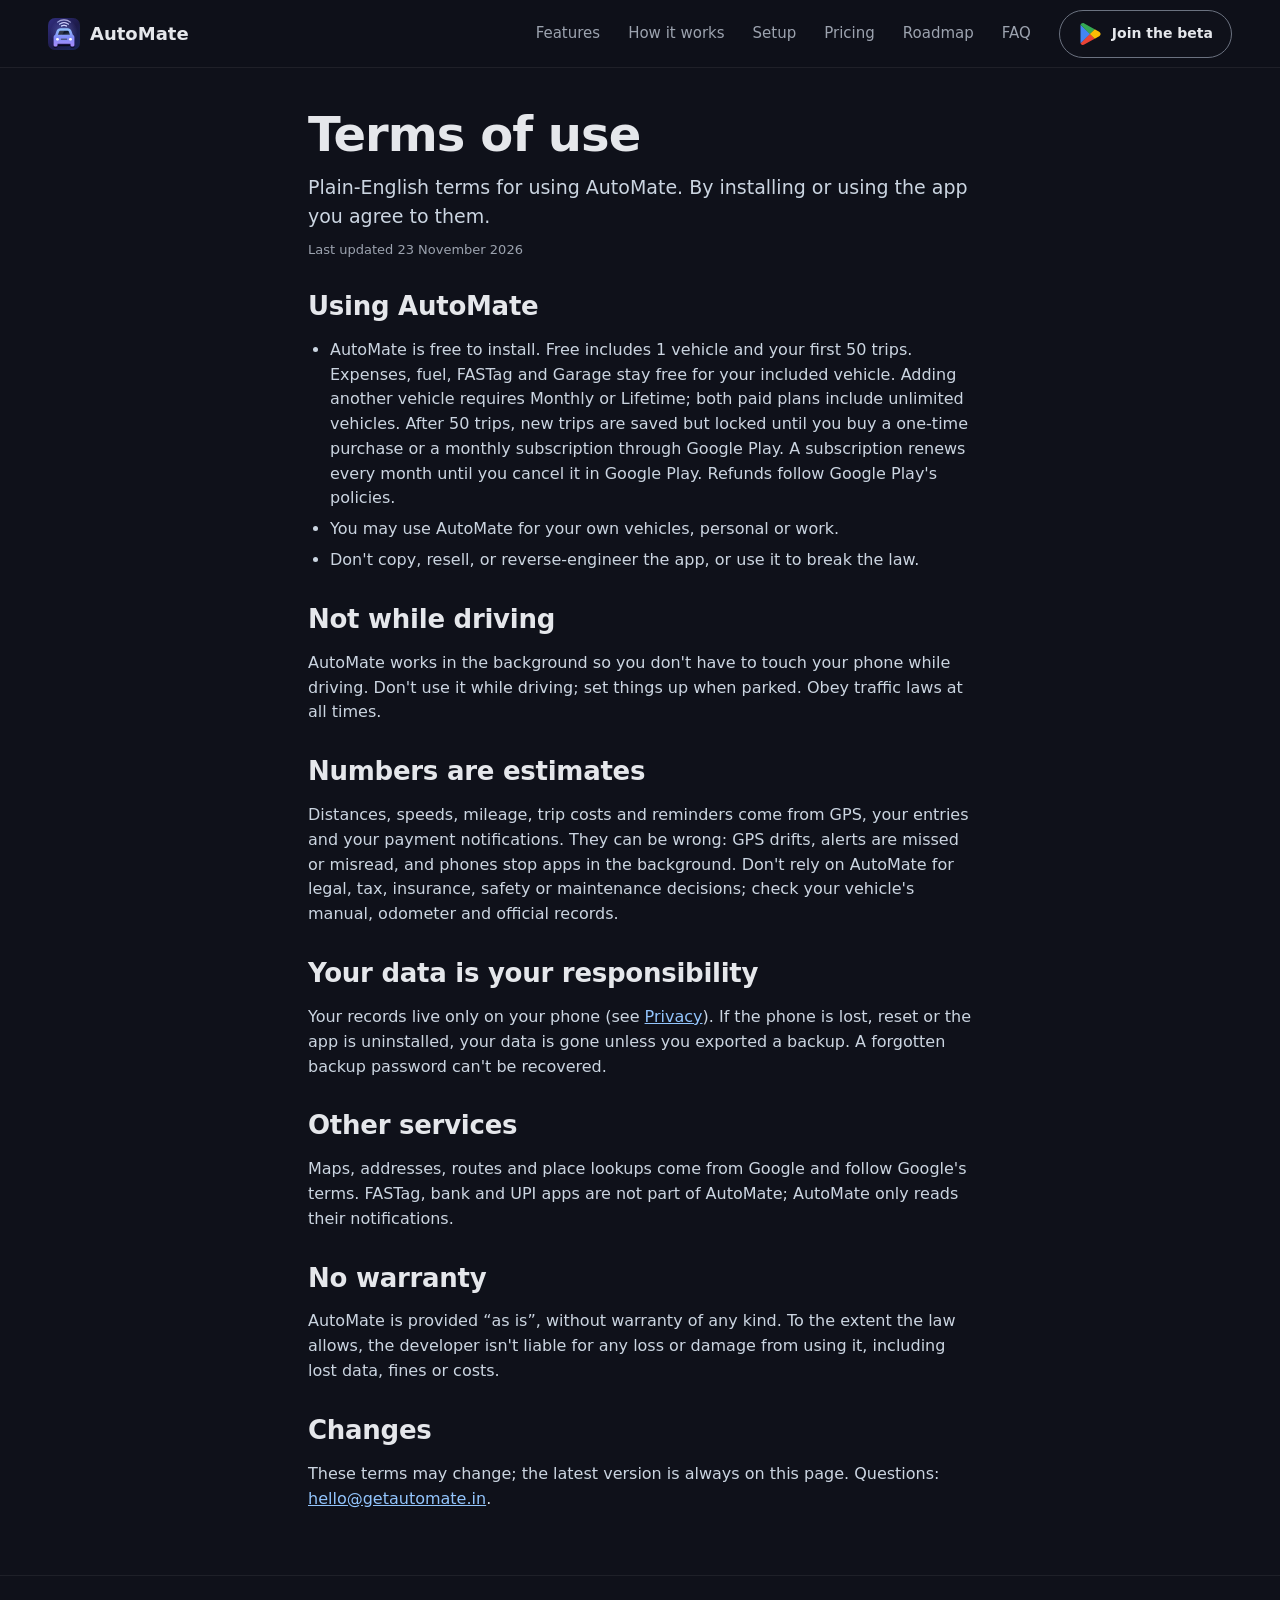
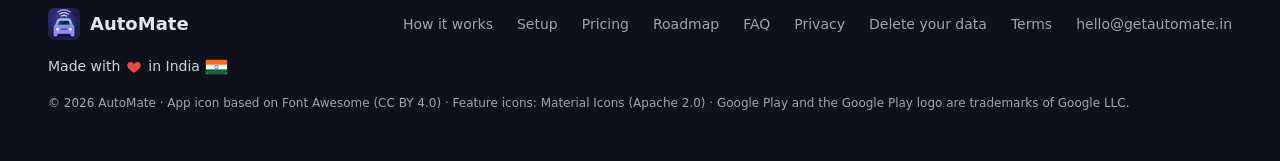
<file: site/terms.html>
<!doctype html>
<html lang="en">
<head>
<meta charset="utf-8">
<meta name="viewport" content="width=device-width, initial-scale=1">
<title>Terms of use · AutoMate</title>
<meta name="description" content="Plain-English terms for using the AutoMate app.">
<meta name="theme-color" content="#0F111A">
<meta name="color-scheme" content="dark">
<meta property="og:title" content="Terms of use · AutoMate">
<meta property="og:description" content="Plain-English terms for using the AutoMate app.">
<meta property="og:type" content="website">
<link rel="canonical" href="https://getautomate.in/terms.html">
<meta property="og:url" content="https://getautomate.in/terms.html">
<meta property="og:site_name" content="AutoMate">
<meta property="og:locale" content="en_IN">
<meta property="og:image" content="https://getautomate.in/img/og.jpg?v=9339975a6293">
<meta property="og:image:width" content="1200">
<meta property="og:image:height" content="630">
<meta property="og:image:alt" content="AutoMate: a mate for your auto. Trips and spending, tracked on your Android phone.">
<meta name="twitter:card" content="summary_large_image">
<link rel="manifest" href="manifest.webmanifest">
<link rel="icon" href="favicon.svg" type="image/svg+xml">
<link rel="icon" href="favicon-32.png" sizes="32x32" type="image/png">
<link rel="apple-touch-icon" href="apple-touch-icon.png">
<link rel="stylesheet" href="style.css?v=ecc96122eb68">
</head>
<body>
<a class="skip" href="#main">Skip to content</a>
<header class="nav">
  <a class="logo" href="./"><img src="img/logo.svg" alt="" width="32" height="32">AutoMate</a>
  <nav class="links" aria-label="Main">
    <a href="index.html#features">Features</a><a href="how-it-works.html">How it works</a><a href="setup.html">Setup</a><a href="pricing.html">Pricing</a><a href="roadmap.html">Roadmap</a><a href="faq.html">FAQ</a>
    <a class="btn beta-cta" aria-label="Join the beta on Google Play" href="index.html#beta"><img src="img/google-play.svg" width="24" height="24" alt="" aria-hidden="true"><span>Join the beta</span></a>
  </nav>
</header>
<main id="main" class="doc">
<h1>Terms of use</h1>
<p class="lead">Plain-English terms for using AutoMate. By installing or using the app you agree to them.</p>
<p class="updated">Last updated 23 November 2026</p>

<h2 id="use">Using AutoMate</h2>
<ul>
  <li>AutoMate is free to install. Free includes 1 vehicle and your first 50 trips. Expenses, fuel, FASTag and Garage stay free for your included vehicle. Adding another vehicle requires Monthly or Lifetime; both paid plans include unlimited vehicles. After 50 trips, new trips are saved but locked until you buy a one-time purchase or a monthly subscription through Google Play. A subscription renews every month until you cancel it in Google Play. Refunds follow Google Play's policies.</li>
  <li>You may use AutoMate for your own vehicles, personal or work.</li>
  <li>Don't copy, resell, or reverse-engineer the app, or use it to break the law.</li>
</ul>

<h2 id="driving">Not while driving</h2>
<p>AutoMate works in the background so you don't have to touch your phone while driving. Don't use it while driving; set things up when parked. Obey traffic laws at all times.</p>

<h2 id="numbers">Numbers are estimates</h2>
<p>Distances, speeds, mileage, trip costs and reminders come from GPS, your entries and your payment notifications. They can be wrong: GPS drifts, alerts are missed or misread, and phones stop apps in the background. Don't rely on AutoMate for legal, tax, insurance, safety or maintenance decisions; check your vehicle's manual, odometer and official records.</p>

<h2 id="data">Your data is your responsibility</h2>
<p>Your records live only on your phone (see <a href="privacy.html">Privacy</a>). If the phone is lost, reset or the app is uninstalled, your data is gone unless you exported a backup. A forgotten backup password can't be recovered.</p>

<h2 id="third">Other services</h2>
<p>Maps, addresses, routes and place lookups come from Google and follow Google's terms. FASTag, bank and UPI apps are not part of AutoMate; AutoMate only reads their notifications.</p>

<h2 id="warranty">No warranty</h2>
<p>AutoMate is provided “as is”, without warranty of any kind. To the extent the law allows, the developer isn't liable for any loss or damage from using it, including lost data, fines or costs.</p>

<h2 id="changes">Changes</h2>
<p>These terms may change; the latest version is always on this page. Questions: <a href="mailto:hello@getautomate.in">hello@getautomate.in</a>.</p>

</main>
<footer class="foot">
  <a class="logo" href="./"><img src="img/logo.svg" alt="" width="32" height="32">AutoMate</a>
  <nav aria-label="Footer"><a href="how-it-works.html">How it works</a><a href="setup.html">Setup</a><a href="pricing.html">Pricing</a><a href="roadmap.html">Roadmap</a><a href="faq.html">FAQ</a><a href="privacy.html">Privacy</a><a href="delete-data.html">Delete your data</a><a href="terms.html">Terms</a><a href="mailto:hello@getautomate.in">hello@getautomate.in</a></nav>
  <p class="made">Made with <svg class="heart" viewBox="0 0 24 24" role="img" aria-label="love"><path fill="currentColor" d="M12 21s-7.5-4.6-9.6-9.2C.9 8.4 3 4.5 6.8 4.5c2.1 0 3.6 1.1 5.2 3 1.6-1.9 3.1-3 5.2-3 3.8 0 5.9 3.9 4.4 7.3C19.5 16.4 12 21 12 21z"/></svg> in India <svg class="flag" viewBox="0 0 30 20" role="img" aria-label="Indian flag"><rect width="30" height="20" fill="#FFFFFF"/><rect width="30" height="6.67" fill="#FF671F"/><rect y="13.33" width="30" height="6.67" fill="#046A38"/><circle cx="15" cy="10" r="2.6" fill="none" stroke="#06038D" stroke-width=".7"/><circle cx="15" cy="10" r=".6" fill="#06038D"/></svg></p>
  <p class="legal">© 2026 AutoMate · App icon based on <a href="https://fontawesome.com">Font Awesome</a> (CC BY 4.0) · Feature icons: Material Icons (Apache 2.0) · Google Play and the Google Play logo are trademarks of Google LLC.</p>
</footer>
<script src="site.js?v=33a6d933136e" defer></script>
</body>
</html>
</file>
<file: site/style.css>
/* AutoMate website. Colours are the app's tokens (AutoMate brand spec: dark only, one brand blue, meaning colours
   only where they carry a meaning). No web fonts, no trackers, no third-party anything. */
:root {
  --bg: #0F111A; --surface: #1E222B; --high: #272C37; --outline: #374151; --border: #6B7280;
  --text: #E5E7EB; --muted: #9CA3AF; --soft: #CBD5E1;
  --blue: #3B82F6; --blue-text: #93C5FD; --amber: #F59E0B; --green: #22C55E; --red: #EF4444; --violet: #8B5CF6; --violet-text: #C4B5FD;
  --r-s: 12px; --r-m: 20px; --r-l: 28px;
  --gap: 12px; --margin: 48px; --section: 64px;
  /* Material 3 roles mapped to AutoMate's fixed dark brand palette. */
  --md-sys-color-primary: var(--blue);
  --md-sys-color-on-primary: var(--bg);
  --md-sys-color-on-surface: var(--text);
  --md-sys-color-on-surface-variant: var(--muted);
  --md-sys-color-surface: var(--bg);
  --md-sys-color-surface-container: var(--surface);
  --md-sys-color-surface-container-high: var(--high);
  --md-sys-color-outline: var(--border);
  --md-sys-color-outline-variant: var(--outline);
  --md-sys-color-error: var(--red);
  color-scheme: dark;
}
* { box-sizing: border-box; }
html { scroll-behavior: smooth; scroll-padding-top: 80px; overflow-x: clip; -webkit-text-size-adjust: 100%; }
body {
  margin: 0; background: var(--bg); color: var(--text); overflow-x: clip;
  font: 16px/1.55 Roboto, "Google Sans", system-ui, -apple-system, "Segoe UI", sans-serif;
}
a { color: var(--blue-text); }
img { max-width: 100%; }
h1, h2, h3 { text-wrap: balance; }
code { font-family: ui-monospace, Menlo, Consolas, monospace; font-size: .85em; background: var(--high); padding: 2px 6px; border-radius: 6px; overflow-wrap: anywhere; }
.skip { position: absolute; left: -999px; top: 8px; }
.skip:focus { left: 8px; z-index: 10; background: var(--blue); color: var(--bg); padding: 8px 12px; border-radius: 8px; }
:focus-visible { outline: 2px solid var(--blue); outline-offset: 2px; }

/* Corner wash in the colour of what the block shows (14%: keeps muted text at AA). */
.wash { background: linear-gradient(135deg, color-mix(in srgb, var(--tone, var(--blue)) 14%, transparent), transparent 65%), var(--surface); }
.ico { width: 22px; height: 22px; flex: none; fill: currentColor; }
/* Icon symbols live inline in each page (an external <use> fails from file:// and some caches). */
.sprite { position: absolute; width: 0; height: 0; overflow: hidden; }

.btn { display: inline-flex; align-items: center; justify-content: center; gap: 8px; min-height: 48px; padding: 0 22px; border-radius: 999px; font-weight: 500; font-size: 15px; text-decoration: none; }
.btn.pri { background: var(--blue); color: var(--bg); }
.btn.pri:hover { filter: brightness(1.1); }
.btn.out { box-shadow: inset 0 0 0 1px var(--border); color: var(--blue-text); }
.btn.out:hover { background: var(--surface); }

.logo { display: inline-flex; align-items: center; gap: 10px; font-weight: 700; font-size: 18px; text-decoration: none; color: var(--text); }
.logo img { width: 32px; height: 32px; display: block; }

/* Google Play: not live yet, so this is a label, not a link. */
.play { display: inline-flex; align-items: center; gap: 12px; min-height: 56px; padding: 8px 18px 8px 16px; border-radius: 14px; background: #000; box-shadow: inset 0 0 0 1px var(--border); color: var(--text); }
.play svg { width: 26px; height: 29px; flex: none; }
.play .words { display: flex; flex-direction: column; line-height: 1.2; }
.play small { font-size: 11px; color: var(--muted); letter-spacing: .04em; text-transform: uppercase; }
.play b { font-size: 19px; font-weight: 600; }
.play .soon { margin-left: 4px; font-size: 12px; font-weight: 500; padding: 3px 10px; border-radius: 999px; background: var(--high); color: var(--soft); white-space: nowrap; }

/* Top bar */
.nav { position: sticky; top: 0; z-index: 5; display: flex; align-items: center; gap: 24px; padding: 0 var(--margin); height: 68px;
  background: color-mix(in srgb, var(--bg) 88%, transparent); backdrop-filter: blur(12px); -webkit-backdrop-filter: blur(12px); border-bottom: 1px solid #ffffff12; }
.nav .logo { flex-shrink: 0; white-space: nowrap; }
.nav .links { display: flex; flex-shrink: 0; align-items: center; gap: 28px; margin-left: auto; font-size: 15px; }
.nav .links a { text-decoration: none; color: var(--muted); white-space: nowrap; }
.nav .links a:hover, .nav .links a[aria-current] { color: var(--text); }
.nav .links .btn { color: var(--bg); min-height: 40px; padding: 0 18px; font-size: 14px; }

/* Home: hero */
.hero { position: relative; display: grid; grid-template-columns: 1.1fr .9fr; gap: 48px; align-items: center; padding: 72px var(--margin) 72px; max-width: 1200px; margin: 0 auto; }
.hero::before { content: ""; position: absolute; right: -160px; top: -80px; width: 680px; height: 680px; background: radial-gradient(circle, #3B82F633, transparent 60%); pointer-events: none; }
.eyebrow { display: inline-flex; font-size: 13px; padding: 6px 12px; border-radius: 999px; background: #3B82F622; color: var(--blue-text); }
.hero h1 { font-size: 64px; line-height: 1.04; letter-spacing: -.03em; margin: 18px 0 16px; }
.hero h1 em { font-style: normal; color: var(--blue); }
.pitch { font-size: 21px; line-height: 1.45; color: var(--soft); max-width: 540px; margin: 0 0 28px; }
.fine { margin: 14px 0 0; font-size: 13px; color: var(--muted); }
.hero-phones { position: relative; height: 540px; }
.hero-phones .phone { position: absolute; width: 240px; }
.hero-phones .phone:nth-child(1) { left: 4%; top: 36px; transform: rotate(-6deg); }
.hero-phones .phone:nth-child(2) { left: 40%; top: 0; transform: rotate(4deg); z-index: 2; }

.trust { display: flex; justify-content: center; flex-wrap: wrap; gap: var(--gap); padding: 0 var(--margin); margin: 0; list-style: none; }
.pill { display: inline-flex; align-items: center; gap: 8px; padding: 8px 14px; border-radius: 999px; background: var(--surface); font-size: 14px; }
.pill svg { width: 18px; height: 18px; color: var(--green); }

/* Sections */
.section { max-width: 1200px; margin: 0 auto; padding: var(--section) var(--margin) 0; }
h2 { font-size: 40px; letter-spacing: -.02em; margin: 0 0 8px; line-height: 1.15; }
.sub { color: var(--muted); font-size: 18px; margin: 0 0 32px; }
.kicker { display: inline-flex; align-items: center; gap: 10px; font-size: 14px; font-weight: 600; color: var(--soft); margin: 0 0 14px; }
.kicker .badge { margin: 0; }

/* Flagship bands */
.band { max-width: 1200px; margin: 0 auto; padding: var(--section) var(--margin) 0; display: grid; grid-template-columns: 1fr 1fr; gap: 56px; align-items: center; }
.band.flip > .txt { order: 2; }
.band .sub { margin-bottom: 0; }
.pair { display: flex; gap: 20px; justify-content: center; align-items: flex-start; }
.pair .phone:nth-child(2) { margin-top: 48px; }
.checks { list-style: none; padding: 0; margin: 24px 0 0; display: grid; gap: 12px; }
.checks li { display: flex; gap: 12px; color: var(--soft); }
.checks li::before { content: ""; flex: none; width: 8px; height: 8px; border-radius: 50%; background: var(--tone, var(--blue)); margin-top: 9px; }

/* Feature cards */
.grid { display: grid; grid-template-columns: repeat(3, 1fr); gap: var(--gap); }
.card { border-radius: var(--r-m); padding: 24px; }
.card h3 { margin: 0 0 6px; font-size: 20px; }
.card p { margin: 0; color: var(--muted); }
.badge { width: 44px; height: 44px; border-radius: 14px; display: grid; place-items: center; background: color-mix(in srgb, var(--tone, var(--blue)) 22%, transparent); color: var(--tone, var(--blue)); margin-bottom: 16px; }
.badge .ico { width: 24px; height: 24px; }
.card.flat { background: var(--surface); }

/* Screenshot strip */
.strip-wrap { position: relative; }
.strip { display: flex; gap: 28px; overflow-x: auto; scroll-snap-type: x mandatory; padding: 8px 4px 44px; margin: 0; list-style: none; scrollbar-width: none; }
.strip::-webkit-scrollbar { display: none; }
.strip li { scroll-snap-align: start; }
.arrows { display: flex; gap: 8px; position: absolute; right: 0; top: -72px; }
.arrows button { all: unset; cursor: pointer; width: 48px; height: 48px; border-radius: 50%; background: var(--surface); display: grid; place-items: center; font-size: 22px; color: var(--text); }
.arrows button:hover { background: var(--high); }
.arrows button:focus-visible { outline: 2px solid var(--blue); }

/* Pricing (design A, 18 Nov 2026) */
.tag { font-size: 12px; font-weight: 600; padding: 3px 10px; border-radius: 999px; white-space: nowrap; }
.tag.blue { background: var(--blue); color: var(--bg); }
.tag.save { background: color-mix(in srgb, var(--green) 18%, transparent); color: var(--green); }
.offer { display: flex; justify-content: space-between; align-items: center; gap: 16px; flex-wrap: wrap; border-radius: var(--r-m); padding: 16px 20px; margin-bottom: var(--gap); }
.offer p { margin: 0; font-weight: 600; }
.offer p small { display: block; font-weight: 400; color: var(--muted); font-size: 14px; }
.count { display: flex; gap: 8px; }
.count[hidden] { display: none; }
.unit { min-width: 56px; text-align: center; background: var(--high); border-radius: var(--r-s); padding: 8px 6px 6px; }
.unit b { display: block; font-size: 22px; line-height: 1.1; font-variant-numeric: tabular-nums; }
.unit small { font-size: 11px; color: var(--muted); text-transform: uppercase; letter-spacing: .04em; }
.plans { display: grid; grid-template-columns: repeat(3, 1fr); gap: var(--gap); }
.price-card { border-radius: var(--r-m); padding: 24px; background: var(--surface); display: flex; flex-direction: column; }
.price-card.best { box-shadow: inset 0 0 0 2px var(--blue); }
.plan { font-size: 14px; font-weight: 600; color: var(--soft); margin: 0 0 12px; display: flex; align-items: center; gap: 8px; flex-wrap: wrap; }
.price { display: flex; align-items: baseline; gap: 10px; flex-wrap: wrap; margin: 0 0 4px; }
.price b { font-size: 44px; letter-spacing: -.02em; line-height: 1; }
.price s { color: var(--muted); font-size: 20px; }
.price > span { color: var(--muted); font-size: 15px; }
.price [hidden] { display: none; }
.per { color: var(--muted); font-size: 14px; margin: 0 0 16px; }
.ticks { list-style: none; padding: 0; margin: 0 0 20px; display: grid; gap: 8px; color: var(--soft); font-size: 15px; }
.ticks li { display: flex; gap: 10px; }
.ticks svg { flex: none; width: 18px; height: 18px; color: var(--green); margin-top: 3px; }
.ticks .locked { color: var(--muted); }
.ticks .locked svg { color: var(--muted); }
.cta { margin-top: auto; display: inline-flex; align-items: center; justify-content: center; min-height: 48px; padding: 0 20px; border-radius: 999px; font-weight: 600; font-size: 15px; background: var(--high); color: var(--soft); }
.cta.pri { background: var(--blue); color: var(--bg); }
.fineprint { color: var(--muted); font-size: 13px; margin: 20px 0 0; }
.sr { position: absolute; width: 1px; height: 1px; overflow: hidden; clip-path: inset(50%); white-space: nowrap; }
.offer-over [data-offer] { display: none !important; }

/* Wide pages: pricing and roadmap */
.page { max-width: 1104px; margin: 0 auto; padding: 40px var(--margin) 0; }
.page h1 { font-size: 48px; letter-spacing: -.02em; line-height: 1.1; margin: 0 0 12px; }
.page .lead { font-size: 19px; color: var(--soft); margin: 0 0 32px; max-width: 720px; }
.page .pt { font-size: 30px; letter-spacing: -.01em; margin: 48px 0 16px; }
.page .faq { max-width: 760px; }
.page .faq p { color: var(--soft); }
.cmp-wrap { overflow-x: auto; border-radius: var(--r-m); background: var(--surface); }
.cmp { width: 100%; border-collapse: collapse; font-size: 15px; }
.cmp th, .cmp td { padding: 14px 16px; border-bottom: 1px solid #ffffff0d; text-align: center; vertical-align: middle; }
.cmp thead th { font-weight: 600; color: var(--text); font-size: 15px; border-bottom-color: #ffffff1a; }
.cmp thead th.best { color: var(--blue-text); }
.cmp tbody th { text-align: left; font-weight: 500; color: var(--soft); }
.cmp tr:last-child > * { border-bottom: 0; }
.cmp td svg { width: 20px; height: 20px; color: var(--green); vertical-align: middle; }
.cmp .note { color: var(--muted); font-size: 14px; }
.cmp .sum td { font-weight: 700; font-size: 18px; }
.cmp .sum small { display: block; font-weight: 400; font-size: 13px; color: var(--muted); }
.cmp .sum s { display: block; font-weight: 400; font-size: 13px; color: var(--muted); }
.price-teaser .sub b { color: var(--text); font-weight: 600; }
.price-teaser .side { align-items: flex-start; }
.price-teaser + .get { margin-top: var(--gap); }
.price-teaser .lbl { margin: 0 0 -6px; font-size: 13px; color: var(--muted); }
.rm .grid { list-style: none; padding: 0; margin: 0; }
.rm .sub { margin-bottom: 20px; }
.rm-ask { margin-top: 72px; max-width: none; }

/* Motion: everything is visible without JS; site.js adds .reveal, then .in when a block scrolls into view. */
.reveal { opacity: 0; transform: translateY(24px); transition: opacity .6s ease, transform .6s cubic-bezier(.2,.7,.2,1); }
.reveal.in { opacity: 1; transform: none; }
.card, .price-card { transition: transform .2s ease, box-shadow .2s ease, background-color .2s ease; }
.card:hover, .price-card:hover { transform: translateY(-3px); box-shadow: 0 12px 32px #0006; }
.price-card.best:hover { box-shadow: inset 0 0 0 2px var(--blue), 0 12px 32px #0006; }
.btn, .cta, .play { transition: background-color .2s ease, transform .2s ease; }
.btn:hover { transform: translateY(-1px); }
.btn.pri:hover { background: var(--blue-text); }
.strip .phone { transition: transform .25s ease; }
.strip .phone:hover { transform: translateY(-6px); }
.hero-phones .phone { animation: rise .9s cubic-bezier(.2,.7,.2,1) both; }
.hero-phones .phone:nth-child(2) { animation-delay: .15s; }
@keyframes rise { from { opacity: 0; translate: 0 40px; } to { opacity: 1; translate: 0 0; } }

/* Hero demo: a copy of the app's real payment notification (demo data) drops in over the trip phone. */
.notif { position: absolute; z-index: 3; left: 26%; top: 54px; width: 300px; display: grid; grid-template-columns: 36px 1fr; gap: 12px;
  padding: 14px 16px; border-radius: 22px; background: color-mix(in srgb, var(--high) 92%, transparent); backdrop-filter: blur(10px); -webkit-backdrop-filter: blur(10px);
  box-shadow: 0 0 0 1px #ffffff14, 0 18px 40px #000a; font-size: 13px; line-height: 1.35; animation: notif 7s 1.2s cubic-bezier(.2,.7,.2,1) infinite both; }
.notif img { border-radius: 50%; }
.notif small { display: block; color: var(--muted); font-size: 11px; }
.notif b { display: block; font-weight: 500; font-size: 14px; margin-top: 2px; }
.notif span { display: block; color: var(--soft); }
.notif em { display: flex; gap: 16px; font-style: normal; color: var(--blue-text); margin-top: 8px; }
.notif i { font-style: normal; }
@keyframes notif { 0% { opacity: 0; transform: translateY(-24px) scale(.96); } 8%, 70% { opacity: 1; transform: none; } 78%, 100% { opacity: 0; transform: translateY(-16px) scale(.98); } }
@media (prefers-reduced-motion: reduce) {
  .reveal { opacity: 1; transform: none; transition: none; }
  .hero-phones .phone, .notif { animation: none; }
  .card:hover, .price-card:hover, .btn:hover, .strip .phone:hover { transform: none; }
}

/* Get the app + contact */
.get { max-width: 1104px; margin: var(--section) auto 0; border-radius: var(--r-l); padding: 32px; display: grid; grid-template-columns: 1.2fr 1fr; gap: 32px; align-items: center; }
.get .sub { margin: 0; }
.get .side { display: flex; flex-direction: column; gap: 14px; align-items: flex-start; }
.contact { max-width: 1104px; margin: var(--gap) auto 0; border-radius: var(--r-l); padding: 32px; display: grid; grid-template-columns: 1.2fr 1fr; gap: 32px; align-items: center; }
.contact .sub { margin: 0; }
.mail { font-size: 24px; font-weight: 600; color: var(--blue-text); text-decoration: none; overflow-wrap: anywhere; }
.mail:hover { text-decoration: underline; }
.contact ul { margin: 12px 0 0; padding-left: 20px; color: var(--soft); }

/* Phone frame around a screenshot (demo data only). */
.phone { width: 240px; border-radius: 30px; background: #05060A; padding: 8px; box-shadow: 0 0 0 1px #2A2F3C, 0 18px 40px #0008; flex: none; position: relative; margin: 0; }
.phone .scr { aspect-ratio: 9 / 20; border-radius: 23px; background: var(--bg); overflow: hidden; position: relative; }
.phone picture { display: contents; }
.phone .scr img { position: absolute; inset: 0; width: 100%; height: 100%; object-fit: cover; object-position: top; }
.phone figcaption { position: absolute; inset: auto 0 -28px 0; text-align: center; font-size: 13px; color: var(--muted); }
.strip .phone { width: 220px; }

/* Footer */
.foot { margin-top: var(--section); border-top: 1px solid #ffffff10; padding: 32px var(--margin) 48px; display: grid; grid-template-columns: auto 1fr; gap: 16px 32px; align-items: center; font-size: 14px; color: var(--muted); }
.foot nav { display: flex; gap: 12px 24px; justify-content: flex-end; flex-wrap: wrap; }
.foot a { text-decoration: none; color: var(--muted); }
.foot a.logo { color: var(--text); }
.foot a:hover { color: var(--text); }
.foot .legal { grid-column: 1 / -1; font-size: 12px; margin: 0; }
.foot .made { grid-column: 1 / -1; margin: 0; display: inline-flex; align-items: center; gap: 6px; color: var(--soft); }
.foot .heart { width: 16px; height: 16px; color: var(--red); }
/* The flag keeps its official colours (vt docs/design/brand/exceptions.md). */
.foot .flag { width: 21px; height: 14px; border-radius: 2px; box-shadow: 0 0 0 1px #ffffff1f; }

/* Doc pages */
.doc { max-width: 760px; margin: 0 auto; padding: 40px var(--margin) 0; }
.doc h1 { font-size: 48px; letter-spacing: -.02em; line-height: 1.1; margin: 0 0 12px; }
.doc .lead { font-size: 19px; color: var(--soft); margin: 0 0 8px; }
.doc .updated { font-size: 13px; color: var(--muted); margin: 0; }
.doc h2 { font-size: 26px; margin: 32px 0 12px; letter-spacing: -.01em; }
.doc h3 { font-size: 18px; margin: 24px 0 8px; }
.doc p, .doc li { color: var(--soft); }
.doc ul, .doc ol { padding-left: 22px; }
.doc li { margin-bottom: 6px; }
.doc .box { border-radius: var(--r-m); padding: 20px 24px; margin: 16px 0; }
.doc .box > :first-child { margin-top: 0; }
.doc .box > :last-child { margin-bottom: 0; }
.doc .toc { display: flex; flex-wrap: wrap; gap: 8px; margin: 24px 0 0; padding: 0; list-style: none; }
.doc .toc a { display: inline-flex; min-height: 40px; align-items: center; padding: 0 14px; border-radius: 999px; background: var(--surface); text-decoration: none; color: var(--soft); font-size: 14px; }
.doc .toc a:hover { background: var(--high); }
.doc h2 .badge { display: inline-grid; vertical-align: middle; margin: 0 12px 0 0; width: 36px; height: 36px; border-radius: 12px; }
.doc h2 .badge .ico { width: 20px; height: 20px; }
.shot { display: flex; gap: 20px; flex-wrap: wrap; margin: 20px 0 8px; }
.shot .phone { width: 200px; }
.perm { width: 100%; border-collapse: collapse; font-size: 15px; margin: 8px 0; }
.perm th { text-align: left; font-weight: 500; color: var(--muted); font-size: 13px; padding: 8px 12px 8px 0; border-bottom: 1px solid #ffffff1a; }
.perm td { padding: 12px 12px 12px 0; border-bottom: 1px solid #ffffff0d; vertical-align: top; color: var(--soft); }
.perm td:first-child { font-weight: 600; color: var(--text); width: 34%; }
.faq details { border-radius: var(--r-s); background: var(--surface); margin-bottom: var(--gap); }
.faq summary { cursor: pointer; padding: 16px 20px; font-weight: 500; list-style: none; display: flex; justify-content: space-between; gap: 16px; min-height: 48px; }
.faq summary::-webkit-details-marker { display: none; }
.faq summary::after { content: "+"; color: var(--muted); }
.faq details[open] summary::after { content: "−"; }
.faq details > :not(summary) { margin: 0; padding: 0 20px 16px; }

/* Switch before the full header can collide with the wordmark. */
@media (max-width: 1120px) {
  .nav .links a:not(.btn) { display: none; }
  .nav .links { gap: 12px; }
}
@media (max-width: 1000px) {
  /* Two 240px phones don't fit half a row here: they share the column instead of spilling past the edge. */
  .band { grid-template-columns: minmax(0, 1fr) minmax(0, 1fr); }
  .pair .phone { width: calc(50% - 10px); max-width: 240px; }
  .plans { grid-template-columns: 1fr; max-width: 560px; }
}
@media (max-width: 900px) {
  .hero h1 { font-size: 52px; }
  .grid { grid-template-columns: 1fr 1fr; }
}
@media (max-width: 760px) {
  :root { --margin: 16px; --section: 40px; }
  .nav { height: 60px; gap: 12px; }
  .nav .links a:not(.btn) { display: none; }
  .hero { grid-template-columns: 1fr; padding: 32px var(--margin) 32px; gap: 24px; }
  .hero::before { display: none; }
  .hero h1 { font-size: 40px; }
  .pitch { font-size: 18px; margin-bottom: 24px; }
  .play { width: 100%; }
  .hero-phones { height: 400px; }
  .hero-phones .phone { width: 180px; }
  .hero-phones .phone:nth-child(1) { left: 14px; }
  .hero-phones .phone:nth-child(2) { left: auto; right: 10px; }
  .notif { left: 8px; right: 8px; width: auto; top: 18px; }
  .trust { justify-content: flex-start; }
  h2 { font-size: 30px; }
  .sub { font-size: 16px; margin-bottom: 20px; }
  .band, .band.flip { grid-template-columns: 1fr; gap: 28px; }
  .band.flip > .txt { order: 0; }
  .pair { gap: 12px; }
  .pair .phone { width: calc(50% - 6px); max-width: 200px; }
  .pair .phone:nth-child(2) { margin-top: 28px; }
  .grid { grid-template-columns: 1fr; }
  .card { padding: 20px; display: grid; grid-template-columns: 44px 1fr; column-gap: 16px; align-items: start; }
  .card .badge { grid-row: span 2; margin: 0; }
  .arrows { display: none; }
  .strip { gap: 16px; }
  .strip .phone { width: 180px; }
  .plans { grid-template-columns: 1fr; }
  .unit { min-width: 52px; }
  .get, .contact { grid-template-columns: 1fr; margin-left: var(--margin); margin-right: var(--margin); padding: 28px 20px; gap: 20px; }
  .mail { font-size: 20px; }
  .foot { grid-template-columns: 1fr; padding-bottom: 40px; }
  .foot nav { justify-content: flex-start; gap: 12px 20px; }
  .foot nav a { min-height: 32px; display: inline-flex; align-items: center; }
  .doc { padding-top: 32px; }
  .page { padding-top: 32px; }
  .cmp { font-size: 13px; }
  .cmp th, .cmp td { padding: 12px 6px; }
  .cmp tbody th { padding-left: 14px; width: 38%; }
  .cmp thead th { font-size: 13px; }
  .cmp .sum td { font-size: 15px; }
  .cmp td svg { width: 18px; height: 18px; }
  .page h1 { font-size: 36px; }
  .page .pt { font-size: 24px; margin-top: 48px; }
  .rm-ask { margin-left: 0; margin-right: 0; }
  .doc h1 { font-size: 36px; }
  .shot { gap: 12px; flex-wrap: nowrap; }
  .shot .phone { width: calc((100% - 24px) / 3); max-width: 200px; }
  .perm td:first-child { width: 40%; }
}
@media (prefers-reduced-motion: reduce) { html { scroll-behavior: auto; } }

/* Material state layers keep shared controls within the fixed brand system. */
body{background:var(--md-sys-color-surface);color:var(--md-sys-color-on-surface)}
.btn.pri{background:var(--md-sys-color-primary);color:var(--md-sys-color-on-primary)}
.btn.pri:hover{filter:none;background:color-mix(in srgb,var(--text) 8%,var(--md-sys-color-primary))}
.btn.pri:active{background:color-mix(in srgb,var(--text) 12%,var(--md-sys-color-primary))}
.btn.out:hover,.nav-video:hover{background:var(--md-sys-color-surface-container-high)}
:focus-visible{outline:2px solid var(--blue-text);outline-offset:4px}

/* Seamless screenshot drift keeps manual scrolling and explicit motion controls. */
.strip.is-looping{scroll-snap-type:none;scroll-behavior:auto}
.arrows button:not([data-dir]){width:auto;padding:0 16px;font-size:14px}

/* Owner-selected beta option C. */
.nav .links .btn { white-space: nowrap; }
.beta-sec .pill { display: inline-flex; align-items: center; gap: 8px; font-size: 13px; padding: 6px 12px; border-radius: 999px; background: color-mix(in srgb, var(--green) 18%, transparent); color: var(--text); margin-bottom: 14px; }
.beta-sec .pill::before { content: ""; width: 8px; height: 8px; border-radius: 50%; background: var(--green); }
.beta-row { list-style: none; margin: 24px 0 0; padding: 0; display: grid; grid-template-columns: repeat(3, 1fr); gap: var(--gap); counter-reset: s; }
.beta-row li { counter-increment: s; padding: 20px; border-radius: var(--r-m); background: var(--bg); box-shadow: inset 0 0 0 1px var(--outline); display: flex; flex-direction: column; gap: 6px; }
.beta-row li::before { content: "Step " counter(s); font-size: 13px; color: var(--blue-text); font-weight: 600; }
.beta-row b { color: var(--text); font-size: 17px; }
.beta-row span { color: var(--muted); font-size: 15px; flex: 1; }
.beta-row .btn { align-self: flex-start; margin-top: 10px; min-height: 44px; }
.beta-sec { max-width: 1104px; margin: var(--section) auto 0; border-radius: var(--r-l); padding: 32px; }
.beta-sec .sub { margin: 0; }
.beta-sec ul.do { margin: 18px 0 0; padding-left: 20px; color: var(--soft); }
@media (max-width: 760px) { .beta-row { grid-template-columns: 1fr; } }

.beta-row .btn{min-height:48px}.beta-sec .pill{background:var(--surface)}
@media(max-width:760px){.beta-sec{margin:40px 16px 0;padding:24px}}

/* Public roadmap B: icon-led cards with restrained semantic accents. */
.rm .roadmap-grid{grid-template-columns:repeat(2,minmax(0,1fr));gap:24px}
.page .roadmap-grid .card{padding:28px;display:grid;grid-template-columns:56px minmax(0,1fr);column-gap:20px;align-content:start;background:var(--surface);position:relative;isolation:isolate;cursor:default;transition:background-color 180ms ease,outline-color 180ms ease;outline:1px solid transparent;outline-offset:0}
.page .roadmap-grid .badge{width:56px;height:56px;grid-row:span 2;margin:0;border-radius:16px;background:color-mix(in srgb,var(--feature-tone) 12%,transparent);color:var(--feature-tone)}
.page .roadmap-grid .ico{width:32px;height:32px}
.page .roadmap-grid h3{margin:0 0 8px}
.page .roadmap-grid p{line-height:1.65}
.roadmap-grid .card:nth-child(1),.roadmap-grid .card:nth-child(6){--feature-tone:var(--soft)}
.roadmap-grid .card:nth-child(2),.roadmap-grid .card:nth-child(3){--feature-tone:var(--blue-text)}
.roadmap-grid .card:nth-child(4){--feature-tone:var(--amber)}
.roadmap-grid .card:nth-child(5){--feature-tone:var(--red)}
/* State layer stays behind content, keeping text contrast unchanged. */
.page .roadmap-grid .card::before{content:"";position:absolute;inset:0;border-radius:inherit;background:var(--text);opacity:0;z-index:-1;pointer-events:none;transition:opacity 180ms ease}
.page .roadmap-grid .card:hover{transform:none;box-shadow:none}
@media(hover:hover) and (pointer:fine){.page .roadmap-grid .card:hover{background:var(--high);outline-color:var(--outline)}.page .roadmap-grid .card:hover::before{opacity:.08}.page .roadmap-grid .card:hover p{color:var(--soft)}}
.page .roadmap-grid .card:focus-visible{background:var(--high);outline:2px solid var(--blue-text);outline-offset:3px;transform:none;box-shadow:none}
.page .roadmap-grid .card:focus-visible::before{opacity:.10}.page .roadmap-grid .card:focus-visible p{color:var(--soft)}
.page .rm-ask{margin:48px 0 0;padding:32px;max-width:none;gap:24px}
.page .rm-ask h2{font-size:30px}
.page .rm-ask .mail{font-size:22px;overflow-wrap:anywhere}
@media(max-width:760px){.rm .roadmap-grid{grid-template-columns:minmax(0,1fr);gap:16px}.page .roadmap-grid .card{padding:24px;grid-template-columns:48px minmax(0,1fr);column-gap:16px}.page .roadmap-grid .badge{width:48px;height:48px}.page .rm-ask{margin-top:40px;padding:24px;gap:24px}.page .rm-ask h2{font-size:28px}}
@media(prefers-reduced-motion:reduce){.page .roadmap-grid .card,.page .roadmap-grid .card::before{transition:none}}

/* Approved beta button A: single-line label beside the original Google Play logo. */
.btn.beta-cta{display:inline-flex;flex-direction:row;gap:10px;min-height:48px;padding:0 18px;border:1px solid var(--border);border-radius:999px;background:var(--bg);color:var(--text);font:600 14px/1.2 system-ui,sans-serif;white-space:nowrap;transition:background .15s,border-color .15s}
.btn.beta-cta img{width:24px;height:24px;flex:none}
.nav .links .beta-cta{color:var(--text);min-height:48px}
.btn.beta-cta:hover{background:var(--high);border-color:var(--blue-text)}
.btn.beta-cta:active{background:var(--surface)}
#get .beta-cta{min-height:56px;font-size:15px}
#get .beta-cta img{width:26px;height:26px}
@media(prefers-reduced-motion:reduce){.btn.beta-cta{transition:none}}
@media(max-width:700px){.nav{gap:12px}.nav .links{gap:12px}.nav .logo{flex-shrink:0}}
</file>
<file: site/trip-story.css>
#trip-story *{box-sizing:border-box}#trip-story body{margin:0;background:var(--bg);color:var(--text);font:16px/1.55 system-ui,sans-serif}#trip-story button,#trip-story a{font:inherit}#trip-story button{cursor:pointer;color:var(--text);background:var(--surface);border:1px solid var(--line);border-radius:28px;padding:11px 18px;min-height:48px}#trip-story button:focus-visible,#trip-story a:focus-visible{outline:3px solid var(--tint);outline-offset:4px}#trip-story button[aria-pressed=true]{background:var(--blue);color:var(--bg);border-color:var(--blue)}#trip-story .tools{padding:12px 24px;border-bottom:1px solid var(--line);display:flex;align-items:center;gap:10px;flex-wrap:wrap;background:var(--surface)}#trip-story .tools small{margin-left:auto;color:var(--muted)}#trip-story .note{font-size:13px;color:var(--muted);margin:0 auto;padding:12px 24px;max-width:1200px}#trip-story .site{max-width:1440px;margin:auto}#trip-story .nav{display:flex;align-items:center;justify-content:space-between;padding:22px 7%;border-bottom:1px solid var(--line)}#trip-story .brand{display:flex;align-items:center;gap:10px;font-size:23px;font-weight:750}#trip-story .brand img{width:36px}#trip-story .nav a{color:var(--muted);text-decoration:none;margin-left:24px}#trip-story .soon{font-size:13px;padding:8px 13px;border:1px solid var(--line);border-radius:24px;color:var(--muted)}#trip-story h1{font-size:clamp(38px,4.5vw,66px);line-height:1.08;letter-spacing:-.05em;margin:18px 0 22px;max-width:650px}#trip-story h2{font-size:32px;line-height:1.2;letter-spacing:-.03em}#trip-story h3{font-size:20px;margin:14px 0 7px}#trip-story p{color:var(--muted);max-width:550px}#trip-story .eyebrow{font-size:12px;text-transform:uppercase;letter-spacing:.16em;color:var(--tint);font-weight:650}#trip-story .intro{padding:52px 7% 32px;display:grid;grid-template-columns:1fr 1fr;align-items:center;gap:40px}#trip-story .lead{font-size:19px;line-height:1.6}#trip-story .cta{display:flex;gap:12px;align-items:center;flex-wrap:wrap;margin-top:26px}#trip-story .primary{background:var(--blue);color:var(--bg);border:0}#trip-story .quiet{font-size:13px;color:var(--muted)}#trip-story .visual{position:relative;min-height:550px;display:flex;align-items:center;justify-content:flex-end}#trip-story .map{position:absolute;inset:40px 0 40px 0;background:var(--surface);border-radius:28px;overflow:hidden}#trip-story .map svg{width:100%;height:100%}#trip-story .road{stroke:var(--line);stroke-width:16;fill:none;opacity:.6}#trip-story .route{stroke:var(--blue);stroke-width:5;fill:none;stroke-linecap:round}#trip-story .maplabel{position:absolute;left:20px;top:18px;font-size:11px;letter-spacing:.15em;color:var(--muted)}#trip-story .mapbrand{position:absolute;right:16px;bottom:12px;display:flex;align-items:center;gap:6px;color:var(--muted);font-size:12px}#trip-story .mapbrand img{width:21px}#trip-story .phone{position:relative;width:252px;background:var(--bg);border:2px solid var(--line);border-radius:34px;padding:13px;z-index:1;box-shadow:0 16px 32px #0F111A80;margin-right:24px}#trip-story .phone-top{display:flex;justify-content:space-between;font-size:10px;padding:4px 7px 14px}#trip-story .phone-content{border-radius:21px;overflow:hidden}#trip-story .phone-map{height:138px;background:var(--surface);position:relative}#trip-story .phone-map svg{width:100%;height:100%}#trip-story .appbody{padding:14px 8px 8px}#trip-story .appbody h3{font-size:17px;margin:8px 0 5px}#trip-story .status{font-size:11px;color:var(--green);display:flex;align-items:center;gap:6px}#trip-story .dot{width:6px;height:6px;border-radius:50%;background:var(--green)}#trip-story .sub{font-size:10px;color:var(--muted)}#trip-story .stats{display:grid;grid-template-columns:repeat(3,1fr);background:var(--surface);border-radius:16px;padding:12px 8px;margin:14px 0;gap:6px}#trip-story .stats small{font-size:8px;color:var(--muted);display:block;text-transform:uppercase}#trip-story .stats strong{font-size:18px}#trip-story .stats i{font-size:9px;font-style:normal;color:var(--muted)}#trip-story .receipt{background:var(--surface);border-radius:15px;padding:12px;font-size:11px}#trip-story .row{display:flex;justify-content:space-between;gap:10px;padding:5px 0}#trip-story .fuel{color:var(--amber)}#trip-story .toll{color:var(--violet)}#trip-story .bar{display:flex;height:5px;border-radius:5px;overflow:hidden;margin:10px 0}#trip-story .bar span:first-child{width:80%;background:var(--amber)}#trip-story .bar span:last-child{flex:1;background:var(--violet)}#trip-story .appnav{display:flex;justify-content:space-around;padding-top:16px;font-size:9px;color:var(--muted)}#trip-story .appnav span:first-child{color:var(--tint)}#trip-story .mapcue{position:absolute;left:20px;bottom:58px;background:var(--bg);padding:12px 14px;border:1px solid var(--line);border-radius:14px;max-width:190px;font-size:12px}#trip-story .mapcue strong{display:block;color:var(--text)}#trip-story .chapter-controls{display:flex;justify-content:center;gap:8px;flex-wrap:wrap;padding:0 7% 22px}#trip-story .chapter-controls button{font-size:13px}#trip-story .explainer{text-align:center;color:var(--muted);font-size:12px;margin:0 auto 36px;padding:0 24px}#trip-story .benefits{padding:32px 7% 40px;border-top:1px solid var(--line)}#trip-story .benefit-grid{display:grid;grid-template-columns:repeat(3,1fr);gap:36px}#trip-story .benefit-grid p{font-size:14px;margin:0}#trip-story .illustration{height:76px;display:flex;align-items:center;gap:9px;color:var(--tint)}#trip-story .mini{background:var(--surface);border-radius:12px;padding:12px 16px;min-width:120px;font-size:14px}#trip-story .mini strong{display:block;color:var(--text)}#trip-story .graphic{width:48px;height:48px;border-radius:16px;background:var(--surface);display:grid;place-items:center;font-size:25px}#trip-story .end{margin:0 7%;padding:26px 0 30px;display:flex;align-items:center;justify-content:space-between;border-top:1px solid var(--line);gap:20px}#trip-story .end h3{margin:0}#trip-story .end p{font-size:13px;margin:5px 0}#trip-story .end a{color:var(--tint);font-size:14px}#trip-story .footer{padding:20px 7%;color:var(--muted);font-size:11px}#trip-story .center .intro{display:block;text-align:center;padding-top:40px}#trip-story .center h1,#trip-story .center .lead{margin-left:auto;margin-right:auto}#trip-story .center .cta{justify-content:center}#trip-story .center .visual{min-height:510px;justify-content:center;max-width:850px;margin:18px auto 0}#trip-story .center .map{inset:60px 10% 25px}#trip-story .center .phone{margin:0;width:260px}#trip-story .center .mapcue{left:24px}#trip-story .editorial .intro{grid-template-columns:1.1fr .9fr}#trip-story .editorial .visual{min-height:450px}#trip-story .editorial .map{inset:10px 0}#trip-story .editorial .phone{width:225px;margin-right:20px;transform:translateY(50px)}#trip-story .editorial .phone-map{display:none}#trip-story .editorial .mapcue{bottom:auto;top:55px}#trip-story .editorial .benefits{background:var(--surface);border:0}#trip-story .editorial .mini,#trip-story .editorial .graphic{background:var(--bg)}#trip-story .mobile-frame{max-width:390px;margin:20px auto;border:1px solid var(--line)}#trip-story .mobile-frame .nav{padding:18px 20px}#trip-story .mobile-frame .navlinks{display:none}#trip-story .mobile-frame .intro{display:flex;flex-direction:column;gap:12px;padding:30px 22px 15px;text-align:left}#trip-story .mobile-frame h1{font-size:39px}#trip-story .mobile-frame .lead{font-size:16px}#trip-story .mobile-frame .visual{width:100%;min-height:490px;margin:0}#trip-story .mobile-frame .map{inset:28px -4px}#trip-story .mobile-frame .phone{width:235px;margin:0 12px 0 auto;transform:none}#trip-story .mobile-frame .mapcue{left:8px;bottom:44px;top:auto;max-width:145px;font-size:10px}#trip-story .mobile-frame .benefit-grid{grid-template-columns:1fr;gap:20px}#trip-story .mobile-frame .benefits{padding:24px}#trip-story .mobile-frame .illustration{height:60px}#trip-story .mobile-frame .end{align-items:flex-start;flex-direction:column}#trip-story .mobile-frame .cta{gap:10px}#trip-story .mobile-frame .chapter-controls{padding:12px}#trip-story .mobile-frame .chapter-controls button{padding:8px 10px;font-size:11px}#trip-story .mobile-frame .eyebrow{font-size:10px}#trip-story .mobile-frame .soon{font-size:10px}#trip-story .mobile-frame .brand{font-size:20px}#trip-story .mobile-frame .center .cta{justify-content:flex-start}@media(max-width:700px){#trip-story .navlinks{display:none}#trip-story .intro{display:flex!important;flex-direction:column;text-align:left!important;padding:32px 24px 16px;gap:12px}#trip-story .lead{font-size:17px}#trip-story .visual{width:100%;min-height:500px!important}#trip-story .phone{margin:0 12px 0 auto!important;width:235px!important;transform:none!important}#trip-story .map{inset:24px 0!important}#trip-story .mapcue{max-width:145px;left:8px;bottom:40px;top:auto!important;font-size:10px}#trip-story .benefit-grid{grid-template-columns:1fr;gap:22px}#trip-story .benefits{padding:24px}#trip-story .end{align-items:flex-start;flex-direction:column}#trip-story .tools{padding:10px}#trip-story .tools small{width:100%}#trip-story .center .cta{justify-content:flex-start}#trip-story .center .visual{margin-top:8px}#trip-story .center h1{margin-left:0}#trip-story .nav{padding:18px 24px}#trip-story .soon{font-size:11px}}#trip-story .revision-tools{display:flex;align-items:center;gap:20px;padding:10px 24px;background:var(--surface);font-size:13px}#trip-story .revision-tools span{color:var(--muted);flex:1}#trip-story .revision-tools button{font-size:12px}#trip-story .nav{padding:16px 5%}#trip-story .fixed-intro{text-align:center;padding:30px 24px 26px}#trip-story .fixed-intro h1{font-size:clamp(32px,3.5vw,48px);max-width:850px;margin:12px auto 14px}#trip-story .fixed-intro p{margin:0 auto 10px;max-width:740px;font-size:16px}#trip-story .drive-track{height:340svh}#trip-story .drive-stage{position:sticky;top:0;height:100svh;max-height:1100px;display:flex;flex-direction:column;padding:22px 4% 16px;background:var(--bg)}#trip-story .intro{padding:0;display:grid;grid-template-columns:1fr 1fr;gap:28px;flex:1;min-height:0;align-items:stretch}#trip-story .visual{grid-column:2;grid-row:1;min-height:0;height:100%;display:block}#trip-story .map{inset:0;border-radius:24px}#trip-story .map svg{position:absolute;inset:0;height:100%;width:100%}#trip-story .mapcue{left:22px;bottom:54px;width:200px;min-height:68px;max-width:calc(100% - 44px)}#trip-story .app-half{grid-column:1;grid-row:1;display:flex;align-items:center;justify-content:center;gap:26px;min-width:0}#trip-story .phone{margin:0;width:238px;flex-shrink:0;box-shadow:none}#trip-story .live-stats{max-width:220px;flex:1}#trip-story .live-stats .eyebrow{font-size:10px}#trip-story .live-stats h2{font-size:25px;min-height:64px;margin:12px 0}#trip-story .side-caption{font-size:13px;min-height:60px;margin-bottom:18px}#trip-story .metric{padding:13px 0;border-bottom:1px solid var(--line)}#trip-story .metric>span{display:block;color:var(--muted);font-size:12px}#trip-story .metric strong{display:block;font-size:29px;line-height:1.4;font-variant-numeric:tabular-nums}#trip-story .metric small{font-size:13px}#trip-story .event-history{display:grid;gap:10px;font-size:11px;margin-top:22px;color:var(--green)}#trip-story .event-history span{min-height:18px}#trip-story #historyToll,#trip-story #historySaved{visibility:hidden}#trip-story #historyToll.logged,#trip-story #historySaved.logged{visibility:visible}#trip-story #historyToll{color:var(--violet)}#trip-story .chapter-indicator{display:flex;align-items:center;gap:16px;padding:20px 0 0;font-size:12px}#trip-story .chapter-indicator>span{min-width:190px}#trip-story .chapter-indicator small{color:var(--muted);font-size:10px}#trip-story .progress{height:3px;background:var(--line);flex:1;border-radius:4px;overflow:hidden}#trip-story .progress span{display:block;height:100%;background:var(--blue)}#trip-story .phone-map{height:110px}#trip-story .maplabel{z-index:1}#trip-story .benefits{margin-top:0}#trip-story .mobile-frame .intro{display:flex;flex-direction:column;padding:0;gap:12px}#trip-story .mobile-frame .drive-stage{padding:14px;height:100svh}#trip-story .mobile-frame .app-half{order:0;gap:12px;align-items:center;flex:none;height:270px}#trip-story .mobile-frame .phone{width:145px!important;margin:0!important;padding:7px;border-radius:22px}#trip-story .mobile-frame .phone-top{padding:2px 4px 6px;font-size:8px}#trip-story .mobile-frame .phone-map{height:55px}#trip-story .mobile-frame .appbody{padding:7px 4px}#trip-story .mobile-frame .appbody h3{font-size:11px}#trip-story .mobile-frame .sub,#trip-story .mobile-frame .status{font-size:7px}#trip-story .mobile-frame .stats{padding:6px;margin:8px 0;gap:2px}#trip-story .mobile-frame .stats strong{font-size:12px}#trip-story .mobile-frame .stats small{font-size:6px}#trip-story .mobile-frame .stats i{font-size:6px}#trip-story .mobile-frame .receipt{padding:7px;font-size:7px}#trip-story .mobile-frame .appnav{padding-top:7px;font-size:6px}#trip-story .mobile-frame .live-stats{max-width:160px}#trip-story .mobile-frame .live-stats h2{font-size:18px;min-height:44px;margin:8px 0}#trip-story .mobile-frame .side-caption,#trip-story .mobile-frame .live-stats .eyebrow{display:none}#trip-story .mobile-frame .metric{padding:5px 0}#trip-story .mobile-frame .metric>span{font-size:10px}#trip-story .mobile-frame .metric strong{font-size:21px}#trip-story .mobile-frame .event-history{font-size:8px;gap:3px;margin-top:8px}#trip-story .mobile-frame .visual{order:1;min-height:180px!important;flex:1;height:auto;width:100%}#trip-story .mobile-frame .map{inset:0!important}#trip-story .mobile-frame .mapcue{font-size:10px;left:12px;bottom:38px;padding:7px 10px;min-height:48px;width:165px}#trip-story .mobile-frame .chapter-indicator{padding-top:12px;flex-wrap:wrap;gap:8px}#trip-story .mobile-frame .chapter-indicator>span{min-width:150px;font-size:10px}#trip-story .mobile-frame .chapter-indicator small{width:100%;font-size:8px}#trip-story .mobile-frame .fixed-intro{padding:26px 20px}#trip-story .mobile-frame .fixed-intro h1{font-size:31px}#trip-story .mobile-frame .fixed-intro p{font-size:14px}#trip-story .mobile-frame .fixed-intro .quiet{font-size:11px}@media(max-width:1050px) and (min-width:701px){#trip-story .app-half{gap:14px}#trip-story .phone{width:205px}#trip-story .live-stats h2{font-size:21px}#trip-story .live-stats{max-width:170px}#trip-story .metric strong{font-size:26px}#trip-story .intro{gap:20px}}@media(max-width:700px){#trip-story .revision-tools{flex-wrap:wrap;gap:6px;padding:10px 16px}#trip-story .revision-tools span{font-size:10px}#trip-story .fixed-intro{padding:24px 20px}#trip-story .fixed-intro h1{font-size:31px}#trip-story .fixed-intro p{font-size:14px}#trip-story .fixed-intro .quiet{font-size:11px}#trip-story .intro{display:flex!important;flex-direction:column;padding:0!important;gap:12px}#trip-story .drive-stage{padding:14px;height:100svh}#trip-story .app-half{order:0;gap:14px;align-items:center;flex:none;height:270px}#trip-story .phone{width:145px!important;margin:0!important;padding:7px;border-radius:22px}#trip-story .phone-top{padding:2px 4px 6px;font-size:8px}#trip-story .phone-map{height:55px}#trip-story .appbody{padding:7px 4px}#trip-story .appbody h3{font-size:11px}#trip-story .sub,#trip-story .status{font-size:7px}#trip-story .stats{padding:6px;margin:8px 0;gap:2px}#trip-story .stats strong{font-size:12px}#trip-story .stats small,#trip-story .stats i{font-size:6px}#trip-story .receipt{padding:7px;font-size:7px}#trip-story .appnav{padding-top:7px;font-size:6px}#trip-story .live-stats{max-width:180px}#trip-story .live-stats h2{font-size:18px;min-height:44px;margin:8px 0}#trip-story .side-caption,#trip-story .live-stats .eyebrow{display:none}#trip-story .metric{padding:5px 0}#trip-story .metric>span{font-size:10px}#trip-story .metric strong{font-size:21px}#trip-story .event-history{font-size:8px;gap:3px;margin-top:8px}#trip-story .visual{order:1;min-height:180px!important;flex:1;height:auto;width:100%}#trip-story .map{inset:0!important}#trip-story .mapcue{font-size:10px;left:12px;bottom:38px;padding:7px 10px;min-height:48px;width:165px}#trip-story .chapter-indicator{padding-top:12px;flex-wrap:wrap;gap:8px}#trip-story .chapter-indicator>span{min-width:150px;font-size:10px}#trip-story .chapter-indicator small{width:100%;font-size:8px}}@media(prefers-reduced-motion:reduce){#trip-story *{scroll-behavior:auto!important}}#trip-story .drive-stage{max-height:none}#trip-story .fixed-intro{padding:0 12px 24px;flex-shrink:0}#trip-story .fixed-intro h1{font-size:34px;line-height:1.12;margin:8px auto 10px}#trip-story .fixed-intro h1 br{display:none}#trip-story .fixed-intro p{font-size:14px;margin-bottom:4px}#trip-story .fixed-intro .quiet{font-size:11px}#trip-story .phone-map{height:80px}#trip-story .phone{width:220px}#trip-story .phone-top{padding-bottom:8px}#trip-story .appbody{padding-top:10px}#trip-story .appbody h3{margin-top:5px}#trip-story .stats{margin:10px 0}#trip-story .appnav{padding-top:10px}#trip-story .live-stats h2{min-height:58px}#trip-story .mobile-frame .fixed-intro{padding:0 2px 12px}#trip-story .mobile-frame .fixed-intro h1{font-size:23px}#trip-story .mobile-frame .fixed-intro p{font-size:11px}#trip-story .mobile-frame .fixed-intro .eyebrow{font-size:8px}#trip-story .mobile-frame .fixed-intro .quiet{font-size:9px}#trip-story .mobile-frame .app-half{height:250px}@media(max-width:700px){#trip-story .fixed-intro{padding:0 2px 12px}#trip-story .fixed-intro h1{font-size:23px}#trip-story .fixed-intro p{font-size:11px}#trip-story .fixed-intro .eyebrow{font-size:8px}#trip-story .fixed-intro .quiet{font-size:9px}#trip-story .app-half{height:250px}}@media(max-height:750px) and (min-width:701px){#trip-story .phone{width:190px}#trip-story .phone-map{height:50px}#trip-story .phone-top{padding-bottom:4px}#trip-story .appbody{padding:7px 4px}#trip-story .stats{margin:8px 0;padding:8px}#trip-story .receipt{padding:8px}#trip-story .appnav{padding-top:6px}#trip-story .fixed-intro{padding-bottom:14px}#trip-story .fixed-intro h1{font-size:28px}#trip-story .metric{padding:8px 0}#trip-story .event-history{margin-top:12px}}#trip-story .stats>div{white-space:nowrap}#trip-story .stats strong{font-size:16px}#trip-story .stats i{font-size:8px}#trip-story .map{background:var(--high)}#trip-story .mobile-frame .phone{height:245px}#trip-story .mobile-frame .phone-map{height:42px}#trip-story .mobile-frame .stats strong{font-size:11px}#trip-story .mobile-frame .receipt{font-size:7px;padding:6px}#trip-story .mobile-frame .bar{margin:5px 0}#trip-story .mobile-frame .row{padding:3px 0}#trip-story .mobile-frame .appbody h3{margin:4px 0}#trip-story .mobile-frame .stats{margin:6px 0}#trip-story .mobile-frame .appnav{padding-top:5px}#trip-story .mobile-frame .phone-top{padding-bottom:5px}#trip-story .mobile-frame .app-half{height:260px}#trip-story .mobile-frame .fixed-intro{min-height:160px}@media(max-width:700px){#trip-story .phone{height:245px}#trip-story .phone-map{height:42px}#trip-story .stats strong{font-size:11px}#trip-story .receipt{font-size:7px;padding:6px}#trip-story .bar{margin:5px 0}#trip-story .row{padding:3px 0}#trip-story .appbody h3{margin:4px 0}#trip-story .stats{margin:6px 0}#trip-story .appnav{padding-top:5px}#trip-story .phone-top{padding-bottom:5px}#trip-story .app-half{height:260px}#trip-story .fixed-intro{min-height:160px}}#trip-story .mobile-frame .phone .appnav,#trip-story .mobile-frame .phone #log{display:none}#trip-story .mobile-frame .phone{overflow:hidden}#trip-story .mobile-frame .app-half{height:280px}@media(max-width:700px){#trip-story .phone .appnav,#trip-story .phone #log{display:none}#trip-story .phone{overflow:hidden}#trip-story .app-half{height:280px}}#trip-story .payment-notice{position:absolute;z-index:5;top:36px;left:8px;right:8px;padding:12px;background:var(--high);border:1px solid var(--line);border-radius:17px;opacity:0;transform:translateY(-10px);pointer-events:none;transition:opacity .25s,transform .4s}#trip-story .payment-notice.visible{opacity:1;transform:translate(0,0)}#trip-story .payment-notice.dismissed{opacity:0;transform:translateX(34px)}#trip-story .notice-source{font-size:9px;color:var(--muted);display:flex;align-items:center;gap:5px;margin-bottom:7px}#trip-story .notice-source img{width:16px}#trip-story .payment-notice strong{display:block;font-size:11px;margin-bottom:4px}#trip-story .payment-notice>span{font-size:10px;display:block;color:var(--muted)}#trip-story .fuel-review{display:none;border-top:1px solid var(--line);padding-top:7px;margin-top:6px;font-size:10px}#trip-story .fuel-review.received{display:block}#trip-story .fuel-review small{display:block;color:var(--muted);font-size:8px}#trip-story .receipt{min-height:190px;height:190px}#trip-story #historyFuel{visibility:hidden;color:var(--amber)}#trip-story #historyFuel.logged{visibility:visible}#trip-story .event-history{gap:6px}#trip-story .mobile-frame .payment-notice{top:23px;padding:7px;border-radius:10px}#trip-story .mobile-frame .payment-notice strong{font-size:8px}#trip-story .mobile-frame .payment-notice>span,#trip-story .mobile-frame .notice-source{font-size:7px}#trip-story .mobile-frame .notice-source img{width:12px}#trip-story .mobile-frame .receipt{min-height:103px;height:103px}#trip-story .mobile-frame .fuel-review{font-size:7px;padding-top:4px;margin-top:4px}#trip-story .mobile-frame .fuel-review small{font-size:6px}#trip-story .mobile-frame .event-history{font-size:7px;gap:4px}@media(max-width:700px){#trip-story .payment-notice{top:23px;padding:7px;border-radius:10px}#trip-story .payment-notice strong{font-size:8px}#trip-story .payment-notice>span,#trip-story .notice-source{font-size:7px}#trip-story .notice-source img{width:12px}#trip-story .receipt{min-height:103px;height:103px}#trip-story .fuel-review{font-size:7px;padding-top:4px;margin-top:4px}#trip-story .fuel-review small{font-size:6px}#trip-story .event-history{font-size:7px;gap:4px}}@media(prefers-reduced-motion:reduce){#trip-story .payment-notice{transition:none;transform:none!important}}
#home-benefits :root{--bg:#0F111A;--surface:#1E222B;--high:#272C37;--line:#374151;--text:#E5E7EB;--muted:#9CA3AF;--blue:#3B82F6;--tint:#93C5FD;--amber:#F59E0B;--violet:#C4B5FD;--green:#22C55E}#home-benefits *{box-sizing:border-box}#home-benefits body{margin:0;background:var(--bg);color:var(--text);font:16px/1.55 system-ui,sans-serif}#home-benefits button,#home-benefits a{font:inherit}#home-benefits button{cursor:pointer;color:var(--text);background:var(--surface);border:1px solid var(--line);border-radius:28px;padding:11px 18px;min-height:48px}#home-benefits button:focus-visible,#home-benefits a:focus-visible{outline:3px solid var(--tint);outline-offset:4px}#home-benefits button[aria-pressed=true]{background:var(--blue);color:var(--bg);border-color:var(--blue)}#home-benefits .tools{padding:12px 24px;border-bottom:1px solid var(--line);display:flex;align-items:center;gap:10px;flex-wrap:wrap;background:var(--surface)}#home-benefits .tools small{margin-left:auto;color:var(--muted)}#home-benefits .note{font-size:13px;color:var(--muted);margin:0 auto;padding:12px 24px;max-width:1200px}#home-benefits .site{max-width:1440px;margin:auto}#home-benefits .nav{display:flex;align-items:center;justify-content:space-between;padding:22px 7%;border-bottom:1px solid var(--line)}#home-benefits .brand{display:flex;align-items:center;gap:10px;font-size:23px;font-weight:750}#home-benefits .brand img{width:36px}#home-benefits .nav a{color:var(--muted);text-decoration:none;margin-left:24px}#home-benefits .soon{font-size:13px;padding:8px 13px;border:1px solid var(--line);border-radius:24px;color:var(--muted)}#home-benefits h1{font-size:clamp(38px,4.5vw,66px);line-height:1.08;letter-spacing:-.05em;margin:18px 0 22px;max-width:650px}#home-benefits h2{font-size:32px;line-height:1.2;letter-spacing:-.03em}#home-benefits h3{font-size:20px;margin:14px 0 7px}#home-benefits p{color:var(--muted);max-width:550px}#home-benefits .eyebrow{font-size:12px;text-transform:uppercase;letter-spacing:.16em;color:var(--tint);font-weight:650}#home-benefits .intro{padding:52px 7% 32px;display:grid;grid-template-columns:1fr 1fr;align-items:center;gap:40px}#home-benefits .lead{font-size:19px;line-height:1.6}#home-benefits .cta{display:flex;gap:12px;align-items:center;flex-wrap:wrap;margin-top:26px}#home-benefits .primary{background:var(--blue);color:var(--bg);border:0}#home-benefits .quiet{font-size:13px;color:var(--muted)}#home-benefits .visual{position:relative;min-height:550px;display:flex;align-items:center;justify-content:flex-end}#home-benefits .map{position:absolute;inset:40px 0 40px 0;background:var(--surface);border-radius:28px;overflow:hidden}#home-benefits .map svg{width:100%;height:100%}#home-benefits .road{stroke:var(--line);stroke-width:16;fill:none;opacity:.6}#home-benefits .route{stroke:var(--blue);stroke-width:5;fill:none;stroke-linecap:round}#home-benefits .maplabel{position:absolute;left:20px;top:18px;font-size:11px;letter-spacing:.15em;color:var(--muted)}#home-benefits .mapbrand{position:absolute;right:16px;bottom:12px;display:flex;align-items:center;gap:6px;color:var(--muted);font-size:12px}#home-benefits .mapbrand img{width:21px}#home-benefits .phone{position:relative;width:252px;background:var(--bg);border:2px solid var(--line);border-radius:34px;padding:13px;z-index:1;box-shadow:0 16px 32px #0F111A80;margin-right:24px}#home-benefits .phone-top{display:flex;justify-content:space-between;font-size:10px;padding:4px 7px 14px}#home-benefits .phone-content{border-radius:21px;overflow:hidden}#home-benefits .phone-map{height:138px;background:var(--surface);position:relative}#home-benefits .phone-map svg{width:100%;height:100%}#home-benefits .appbody{padding:14px 8px 8px}#home-benefits .appbody h3{font-size:17px;margin:8px 0 5px}#home-benefits .status{font-size:11px;color:var(--green);display:flex;align-items:center;gap:6px}#home-benefits .dot{width:6px;height:6px;border-radius:50%;background:var(--green)}#home-benefits .sub{font-size:10px;color:var(--muted)}#home-benefits .stats{display:grid;grid-template-columns:repeat(3,1fr);background:var(--surface);border-radius:16px;padding:12px 8px;margin:14px 0;gap:6px}#home-benefits .stats small{font-size:8px;color:var(--muted);display:block;text-transform:uppercase}#home-benefits .stats strong{font-size:18px}#home-benefits .stats i{font-size:9px;font-style:normal;color:var(--muted)}#home-benefits .receipt{background:var(--surface);border-radius:15px;padding:12px;font-size:11px}#home-benefits .row{display:flex;justify-content:space-between;gap:10px;padding:5px 0}#home-benefits .fuel{color:var(--amber)}#home-benefits .toll{color:var(--violet)}#home-benefits .bar{display:flex;height:5px;border-radius:5px;overflow:hidden;margin:10px 0}#home-benefits .bar span:first-child{width:80%;background:var(--amber)}#home-benefits .bar span:last-child{flex:1;background:var(--violet)}#home-benefits .appnav{display:flex;justify-content:space-around;padding-top:16px;font-size:9px;color:var(--muted)}#home-benefits .appnav span:first-child{color:var(--tint)}#home-benefits .mapcue{position:absolute;left:20px;bottom:58px;background:var(--bg);padding:12px 14px;border:1px solid var(--line);border-radius:14px;max-width:190px;font-size:12px}#home-benefits .mapcue strong{display:block;color:var(--text)}#home-benefits .chapter-controls{display:flex;justify-content:center;gap:8px;flex-wrap:wrap;padding:0 7% 22px}#home-benefits .chapter-controls button{font-size:13px}#home-benefits .explainer{text-align:center;color:var(--muted);font-size:12px;margin:0 auto 36px;padding:0 24px}#home-benefits .benefits{padding:32px 7% 40px;border-top:1px solid var(--line)}#home-benefits .benefit-grid{display:grid;grid-template-columns:repeat(3,1fr);gap:36px}#home-benefits .benefit-grid p{font-size:14px;margin:0}#home-benefits .illustration{height:76px;display:flex;align-items:center;gap:9px;color:var(--tint)}#home-benefits .mini{background:var(--surface);border-radius:12px;padding:12px 16px;min-width:120px;font-size:14px}#home-benefits .mini strong{display:block;color:var(--text)}#home-benefits .graphic{width:48px;height:48px;border-radius:16px;background:var(--surface);display:grid;place-items:center;font-size:25px}#home-benefits .end{margin:0 7%;padding:26px 0 30px;display:flex;align-items:center;justify-content:space-between;border-top:1px solid var(--line);gap:20px}#home-benefits .end h3{margin:0}#home-benefits .end p{font-size:13px;margin:5px 0}#home-benefits .end a{color:var(--tint);font-size:14px}#home-benefits .footer{padding:20px 7%;color:var(--muted);font-size:11px}#home-benefits .center .intro{display:block;text-align:center;padding-top:40px}#home-benefits .center h1,#home-benefits .center .lead{margin-left:auto;margin-right:auto}#home-benefits .center .cta{justify-content:center}#home-benefits .center .visual{min-height:510px;justify-content:center;max-width:850px;margin:18px auto 0}#home-benefits .center .map{inset:60px 10% 25px}#home-benefits .center .phone{margin:0;width:260px}#home-benefits .center .mapcue{left:24px}#home-benefits .editorial .intro{grid-template-columns:1.1fr .9fr}#home-benefits .editorial .visual{min-height:450px}#home-benefits .editorial .map{inset:10px 0}#home-benefits .editorial .phone{width:225px;margin-right:20px;transform:translateY(50px)}#home-benefits .editorial .phone-map{display:none}#home-benefits .editorial .mapcue{bottom:auto;top:55px}#home-benefits .editorial .benefits{background:var(--surface);border:0}#home-benefits .editorial .mini,#home-benefits .editorial .graphic{background:var(--bg)}#home-benefits .mobile-frame{max-width:390px;margin:20px auto;border:1px solid var(--line)}#home-benefits .mobile-frame .nav{padding:18px 20px}#home-benefits .mobile-frame .navlinks{display:none}#home-benefits .mobile-frame .intro{display:flex;flex-direction:column;gap:12px;padding:30px 22px 15px;text-align:left}#home-benefits .mobile-frame h1{font-size:39px}#home-benefits .mobile-frame .lead{font-size:16px}#home-benefits .mobile-frame .visual{width:100%;min-height:490px;margin:0}#home-benefits .mobile-frame .map{inset:28px -4px}#home-benefits .mobile-frame .phone{width:235px;margin:0 12px 0 auto;transform:none}#home-benefits .mobile-frame .mapcue{left:8px;bottom:44px;top:auto;max-width:145px;font-size:10px}#home-benefits .mobile-frame .benefit-grid{grid-template-columns:1fr;gap:20px}#home-benefits .mobile-frame .benefits{padding:24px}#home-benefits .mobile-frame .illustration{height:60px}#home-benefits .mobile-frame .end{align-items:flex-start;flex-direction:column}#home-benefits .mobile-frame .cta{gap:10px}#home-benefits .mobile-frame .chapter-controls{padding:12px}#home-benefits .mobile-frame .chapter-controls button{padding:8px 10px;font-size:11px}#home-benefits .mobile-frame .eyebrow{font-size:10px}#home-benefits .mobile-frame .soon{font-size:10px}#home-benefits .mobile-frame .brand{font-size:20px}#home-benefits .mobile-frame .center .cta{justify-content:flex-start}@media(max-width:700px){#home-benefits .navlinks{display:none}#home-benefits .intro{display:flex!important;flex-direction:column;text-align:left!important;padding:32px 24px 16px;gap:12px}#home-benefits .lead{font-size:17px}#home-benefits .visual{width:100%;min-height:500px!important}#home-benefits .phone{margin:0 12px 0 auto!important;width:235px!important;transform:none!important}#home-benefits .map{inset:24px 0!important}#home-benefits .mapcue{max-width:145px;left:8px;bottom:40px;top:auto!important;font-size:10px}#home-benefits .benefit-grid{grid-template-columns:1fr;gap:22px}#home-benefits .benefits{padding:24px}#home-benefits .end{align-items:flex-start;flex-direction:column}#home-benefits .tools{padding:10px}#home-benefits .tools small{width:100%}#home-benefits .center .cta{justify-content:flex-start}#home-benefits .center .visual{margin-top:8px}#home-benefits .center h1{margin-left:0}#home-benefits .nav{padding:18px 24px}#home-benefits .soon{font-size:11px}}
#trip-story .district{fill:var(--surface);stroke:var(--bg);stroke-width:14}
#trip-story .street{fill:none;stroke:var(--outline);stroke-width:6}
#trip-story .minor{filter:blur(1.5px);opacity:.6}
#trip-story .route{fill:none;stroke:var(--blue);stroke-width:7;stroke-linecap:round}
#trip-story .route-shadow{fill:none;stroke:var(--bg);stroke-width:20}
#trip-story .map-label{fill:var(--muted);font-size:13px;letter-spacing:3px}
#trip-story #car rect{fill:var(--blue-text);stroke:var(--text);stroke-width:3}
#trip-story #car{filter:drop-shadow(0 2px 3px var(--bg))}
#trip-story .map-shade{display:none}

#trip-story .map-decorations{position:absolute;inset:0;pointer-events:none;z-index:2;overflow:hidden}
#trip-story .map-brand{position:absolute;display:flex;align-items:center;gap:8px;font-size:13px;color:var(--muted);padding:4px 8px;background:color-mix(in srgb,var(--bg) 88%,transparent);border-radius:10px;white-space:nowrap}
#trip-story .map-notice{position:absolute;display:flex;gap:10px;align-items:center;width:max-content;max-width:240px;padding:12px 14px;border:1px solid var(--outline);border-radius:16px;background:var(--surface);color:var(--text);opacity:0;transform:translateY(6px);transition:opacity .24s ease,transform .24s ease}
#trip-story .map-notice.visible{opacity:1;transform:translateY(0)}
#trip-story .map-notice strong{display:block;font-size:15px;font-weight:600;line-height:1.3}
#trip-story .map-notice small{display:block;font-size:13px;color:var(--muted);margin-top:3px}
#trip-story .notice-icon{color:var(--blue-text);display:flex}
#trip-story .map-notice[data-tone=toll] .notice-icon{color:var(--violet-text)}
#trip-story .map-notice[data-tone=fuel] .notice-icon{color:var(--amber)}
#trip-story .map-notice[data-tone=saved] .notice-icon{color:var(--green)}
@media(max-width:700px){#trip-story .stats{display:grid;grid-template-columns:repeat(3,minmax(0,1fr));gap:8px}#trip-story .stat-item{min-width:0;padding:10px 8px;grid-template-columns:16px minmax(0,1fr);gap:5px}#trip-story .stat-icon{width:16px;height:16px}#trip-story .stats strong{font-size:19px}#trip-story .stats small{font-size:11px}#trip-story .map-notice{padding:8px 10px;max-width:210px}#trip-story .map-notice strong{font-size:14px}#trip-story .map-brand{font-size:12px}}
@media(prefers-reduced-motion:reduce){#trip-story .map-notice{transition:none;transform:none}}


#trip-story{--nav-height:68px;font:16px/1.5 system-ui,sans-serif;position:relative}#trip-story .drive-stage{top:var(--nav-height);height:calc(100svh - var(--nav-height));isolation:isolate;display:flex;overflow:hidden}#trip-story .intro{display:grid;grid-template-columns:1fr 1fr;position:relative;min-height:0}#trip-story .map{position:relative;grid-column:2;grid-row:1;inset:auto;width:100%;height:100%;z-index:0;background:var(--bg)}#trip-story .device-column{width:220px;flex:none;display:flex;flex-direction:column;align-items:center;gap:12px}#trip-story .phone{width:100%;height:auto;flex:none}#trip-story .payment-notice{position:relative;inset:auto;width:100%;height:78px;flex:none;opacity:0;transform:none;padding:9px 12px;visibility:hidden}#trip-story .payment-notice.visible{opacity:1;transform:none;visibility:visible}#trip-story .payment-notice.dismissed{opacity:0;transform:translateX(20px);visibility:hidden;transition:opacity .3s,transform .35s,visibility .35s}#trip-story .map-notice{width:220px;min-height:76px}#trip-story .story-icon{width:20px;height:20px;fill:currentColor;flex:none}#trip-story .map-brand img{width:22px;height:22px}#trip-story .fixed-intro h1{color:var(--text);letter-spacing:-1px}#trip-story .fixed-intro p{color:var(--muted)}#trip-story .watch-mini{display:block;margin:8px auto 0;padding:0;border:0;background:none;color:var(--blue-text);min-height:32px;font-size:12px}#trip-story .fixed-intro{padding-bottom:16px}#trip-story .phone-map{height:60px}#trip-story .receipt{height:170px;min-height:170px}#trip-story .event-history{min-height:90px}#home-benefits .benefits{max-width:1200px;margin:auto}#home-benefits h2{font-size:32px}#home-benefits .mini{line-height:1.5}#home-benefits .illustration{margin-bottom:8px}#trip-story .map .map-label{font-size:11px;letter-spacing:2px}
@media(max-height:800px) and (min-width:701px){#trip-story .device-column{width:185px}#trip-story .phone-map{height:34px}#trip-story .phone-top{padding-bottom:4px}#trip-story .receipt{height:150px;min-height:150px;font-size:10px}#trip-story .appnav{padding-top:5px}#trip-story .fixed-intro h1{font-size:28px}#trip-story .fixed-intro .quiet{display:none}#trip-story .metric{padding:7px 0}#trip-story .metric strong{font-size:25px}#trip-story .event-history{margin-top:12px;min-height:80px}#trip-story .payment-notice{height:70px}}
@media(max-width:700px){#trip-story{--nav-height:60px}#trip-story .drive-stage{padding:12px 16px 8px}#trip-story .intro{display:flex!important;gap:10px}#trip-story .fixed-intro{min-height:0;padding:0 0 10px}#trip-story .fixed-intro h1{font-size:23px;margin:6px auto}#trip-story .fixed-intro p{font-size:12px}#trip-story .fixed-intro .quiet{display:none}#trip-story .watch-mini{margin-top:0;min-height:28px;font-size:11px}#trip-story .app-half{height:235px;gap:16px;justify-content:center}#trip-story .device-column{width:125px;gap:6px}#trip-story .phone{width:125px!important;height:187px;padding:5px;border-radius:18px;overflow:hidden}#trip-story .phone-map{height:26px}#trip-story .phone-top{font-size:7px;padding:0 3px 4px}#trip-story .appbody{padding:5px 3px}#trip-story .appbody h3{font-size:10px;margin:3px 0}#trip-story .stats{padding:5px;margin:5px 0}#trip-story .stats strong{font-size:10px}#trip-story .receipt{height:84px;min-height:84px;font-size:6px;padding:5px}#trip-story .receipt .row{padding:2px 0}#trip-story .fuel-review{font-size:6px;padding-top:3px;margin-top:3px}#trip-story .fuel-review small{font-size:5px}#trip-story .payment-notice{height:42px;padding:5px 6px;border-radius:9px}#trip-story .notice-source{font-size:6px;margin-bottom:3px}#trip-story .notice-source img{width:10px}#trip-story .payment-notice strong{font-size:7px;margin-bottom:2px}#trip-story .payment-notice>span{font-size:6px}#trip-story .live-stats{max-width:170px}#trip-story .event-history{min-height:64px;margin-top:7px;font-size:8px;gap:3px}#trip-story .live-stats h2{font-size:17px;min-height:40px}#trip-story .metric{padding:4px 0}#trip-story .metric strong{font-size:20px}#trip-story .map{width:100%;height:auto;min-height:125px;flex:1;border-radius:16px}#trip-story .map-notice{width:150px;min-height:58px;font-size:11px}#trip-story .map-notice strong{font-size:11px}#trip-story .map-notice small{font-size:10px}#trip-story .chapter-indicator{padding-top:8px}#home-benefits h2{font-size:26px}}
@media(prefers-reduced-motion:reduce){#trip-story .payment-notice{transition:none!important;transform:none!important}}

#trip-story .eyebrow{background:none;padding:0}#trip-story .visual{grid-column:2;grid-row:1;height:100%;min-height:0}#trip-story .map{display:block}#trip-story .app-half{grid-column:1;grid-row:1}#trip-story .map-label{font-size:13px}@media(max-width:700px){#trip-story .visual{flex:1;height:auto;min-height:125px!important}#trip-story .map{height:100%;min-height:125px}}

#trip-story .phone{border:2px solid var(--outline);border-radius:30px;background:var(--bg);padding:11px;box-shadow:none;transform:none}#trip-story .eyebrow{color:var(--blue-text)}#trip-story .phone-content{border-radius:20px}#trip-story .phone-map svg{position:static}#trip-story .device-column{align-self:center}#trip-story .map-brand{z-index:2}#trip-story .chapter-indicator{flex:none}#trip-story .map-decorations{z-index:2}@media(max-width:700px){#trip-story .phone{padding:5px;border-radius:18px}#trip-story .device-column{align-self:center}}

#trip-story #log{display:none}#trip-story .appnav{padding-top:8px}#trip-story .receipt{overflow:visible}#trip-story .stats{font-variant-numeric:tabular-nums}#trip-story .payment-notice{max-width:100%}
/* A readable compact app preview on phones; the adjacent stats carry the detail. */
@media(max-width:700px){
#trip-story .app-half{align-items:center;padding-top:8px;height:235px}
#trip-story .phone{height:180px}
#trip-story .phone .receipt{display:none}
#trip-story .phone-map{height:65px}
#trip-story .stats{grid-template-columns:repeat(3,minmax(0,1fr));display:grid;gap:3px}
#trip-story .stats small{font-size:5px;letter-spacing:0}
#trip-story .stats strong{font-size:10px}
#trip-story .stats i{font-size:5px}
#trip-story .appbody h3{font-size:10px}
#trip-story .live-stats h2{margin-top:0}
#trip-story .phone-content{border-radius:12px}
}
#trip-story:not(.is-ready) .journey-track{height:auto}
#trip-story:not(.is-ready) .stage{position:relative;top:0}
/* Owner's compact polish: one headline, one explanation, no phone notification. */
#trip-story .fixed-intro h1{font-size:clamp(34px,3.8vw,54px);max-width:1100px;line-height:1.1;margin:0 auto 12px;letter-spacing:-1.6px}
#trip-story .fixed-intro p{font-size:16px;max-width:850px;margin:0 auto}
#trip-story .fixed-intro{padding:10px 0 26px}
#trip-story .device-column{gap:0}
#trip-story .payment-notice{display:none}
.nav-video{display:inline-flex;align-items:center;justify-content:center;gap:8px;border:1px solid var(--border);border-radius:28px;padding:10px 16px;min-height:48px;background:var(--surface);color:var(--text);font:inherit;font-size:14px;cursor:pointer;white-space:nowrap}
.nav-video svg{width:25px;height:20px;flex:none}.nav-video rect{fill:var(--blue)}.nav-video path{fill:var(--bg)}.nav-video:focus-visible{outline:3px solid var(--blue-text);outline-offset:3px}
#home-benefits.benefits{max-width:1200px;margin:0 auto;padding:36px 24px 44px;border:0}
#home-benefits h2{font-size:clamp(26px,2.7vw,36px);margin:0 0 24px;line-height:1.2}
#home-benefits .benefit-grid{display:grid;grid-template-columns:repeat(3,minmax(0,1fr));gap:16px}
#home-benefits article{display:flex;flex-direction:column;align-items:flex-start;gap:12px;padding:24px;background:var(--surface);border-radius:20px;min-width:0}
#home-benefits .benefit-icon{width:28px;height:28px;fill:var(--blue-text)}
#home-benefits h3{font-size:22px;line-height:1.25;margin:0;letter-spacing:-.4px}
#home-benefits p{font-size:16px;line-height:1.5;color:var(--muted);margin:0}
#home-benefits .benefit-detail{display:block;font-size:12px;line-height:1.5;color:var(--soft);border-top:1px solid var(--outline);padding-top:12px;margin-top:auto;width:100%}
.band .kicker{font-size:25px;font-weight:650;gap:12px;margin-bottom:14px}
@media(max-width:1050px){.nav-video{padding:10px 12px;font-size:12px}}
@media(max-width:700px){#trip-story .fixed-intro h1{font-size:29px;letter-spacing:-.8px;margin-bottom:8px}#trip-story .fixed-intro p{font-size:12px;line-height:1.5}#trip-story .fixed-intro{padding:2px 0 16px}.nav-video{min-height:40px;padding:7px 10px;gap:5px;font-size:11px}.nav-video svg{width:21px}.nav{gap:8px}.nav-video span{display:none}.nav-video{width:42px;padding:8px}.band .kicker{font-size:22px}#home-benefits.benefits{padding:28px 16px 32px}#home-benefits .benefit-grid{grid-template-columns:1fr;gap:12px}#home-benefits article{padding:20px;gap:10px}#home-benefits h3{font-size:21px}#home-benefits p{font-size:15px}}
@media(max-width:700px){#trip-story .fixed-intro{padding-bottom:20px}#trip-story .app-half{height:260px;padding-top:8px}#trip-story .phone{height:210px}#trip-story .phone-map{height:58px}#trip-story .phone .sub{display:none}#trip-story .phone .stats{margin:8px 0;padding:6px 4px}#trip-story .phone .stats small{font-size:5px}#trip-story .phone .stats strong{font-size:10px}#trip-story .live-stats .event-history{min-height:60px}#trip-story .live-stats h2{min-height:42px;margin-bottom:8px}}

/* Mobile skips the pinned drive entirely, retaining the clear product introduction. */
#home-benefits .benefit-grid{grid-template-columns:repeat(4,minmax(0,1fr))}
@media(min-width:701px) and (max-width:1100px){#home-benefits .benefit-grid{grid-template-columns:repeat(2,minmax(0,1fr))}}
@media(max-width:700px){#trip-story .journey-track,#trip-story.is-ready .journey-track{height:auto}#trip-story .drive-stage{position:relative;top:0;height:auto;padding:28px 20px 20px;overflow:visible}#trip-story .intro,#trip-story .map-decorations,#trip-story .chapter-indicator{display:none!important}#trip-story .fixed-intro{padding:0}#trip-story .fixed-intro h1{font-size:32px;line-height:1.12;margin:0 auto 14px}#trip-story .fixed-intro p{font-size:15px;line-height:1.55}#home-benefits .benefit-grid{grid-template-columns:1fr}}
/* Keep the final values inside even the narrowest desktop phone preview. */
#trip-story .phone .stats{display:grid;grid-template-columns:repeat(3,minmax(0,1fr));gap:6px;padding:10px 8px}
#trip-story .phone .stats>div{min-width:0;white-space:normal}
#trip-story .phone .stats small{display:block;font-size:8px;line-height:1.4;letter-spacing:0;margin-bottom:4px}
#trip-story .phone .stats strong{display:block;font-size:15px;line-height:1.3;white-space:nowrap;letter-spacing:-.3px}
#trip-story .phone .stats i{display:block;font-size:9px;line-height:1.4;margin-top:2px}
#trip-story .phone .receipt{height:auto;min-height:170px}
#trip-story .phone .fuel-review{overflow-wrap:anywhere}
#trip-story .phone .appnav{gap:5px;font-size:8px;white-space:nowrap}
@media(min-width:701px) and (max-height:800px){#trip-story .phone .stats{gap:4px;padding:8px 6px}#trip-story .phone .stats strong{font-size:13px}#trip-story .phone .stats small{font-size:7px}#trip-story .phone .receipt{min-height:150px}#trip-story .phone .appnav{font-size:7px}}

/* Option A: Material surface emphasis, stable layout, and a restrained lift. */
#home-benefits article{background:var(--md-sys-color-surface-container);outline:1px solid transparent;outline-offset:-1px;transition:background-color 180ms ease,outline-color 180ms ease,transform 180ms ease}
#home-benefits article:focus-visible{background:var(--md-sys-color-surface-container-high);outline:2px solid var(--blue-text);outline-offset:3px;transform:translateY(-4px)}
@media(hover:hover) and (pointer:fine){#home-benefits article:hover{background:var(--md-sys-color-surface-container-high);outline-color:color-mix(in srgb,var(--blue-text) 55%,var(--outline));transform:translateY(-4px)}}
#home-benefits article:active{background:color-mix(in srgb,var(--blue) 12%,var(--md-sys-color-surface-container-high));transform:translateY(-1px)}
@media(prefers-reduced-motion:reduce){#home-benefits article{transition:none}#home-benefits article:hover,#home-benefits article:focus-visible,#home-benefits article:active{transform:none}}
/* Reserve event content from the first frame so milestones never resize the phone. */
#trip-story .phone .fuel-review{display:block;visibility:hidden;min-height:52px}
#trip-story .phone .fuel-review.received{visibility:visible}
#trip-story .live-stats h2{height:94px;min-height:94px;margin:12px 0;overflow-wrap:normal}
#trip-story .phone .status{min-height:17px}
/* Wide layout A: use available width for the map, with a deliberate compact app pane. */
@media(min-width:1101px){
#trip-story .drive-stage{padding-left:clamp(24px,2.5vw,48px);padding-right:clamp(24px,2.5vw,48px)}
#trip-story .intro{grid-template-columns:minmax(460px,40fr) minmax(0,60fr);gap:clamp(24px,2vw,40px)}
#trip-story .app-half{justify-content:flex-start;gap:clamp(24px,2vw,36px)}
#trip-story .device-column{width:clamp(220px,16vw,270px)}
#trip-story .phone{width:100%}
#trip-story .live-stats{max-width:none;min-width:0;flex:1}
#trip-story .live-stats h2{font-size:clamp(23px,1.7vw,30px)}
#trip-story .side-caption{max-width:30ch}
}
@media(min-width:1101px) and (max-height:800px){
#trip-story .device-column{width:clamp(185px,14vw,220px)}
#trip-story .intro{grid-template-columns:minmax(410px,38fr) minmax(0,62fr)}
}
/* Portrait preview: a single intrinsic canvas, scaled uniformly in both axes. */
@media(min-width:701px){
#trip-story .device-column{--phone-scale:.5;width:calc(450px * var(--phone-scale));height:calc(1000px * var(--phone-scale));position:relative;flex:none;display:block}
#trip-story .device-column .phone{position:absolute;inset:0;width:450px!important;height:1000px!important;padding:22px;border:3px solid var(--outline);border-radius:55px;transform:scale(var(--phone-scale));transform-origin:top left;display:flex;flex-direction:column;overflow:hidden}
#trip-story .phone .phone-top{font-size:17px;padding:4px 12px 20px;line-height:1.5;flex:none}
#trip-story .phone .phone-content{display:flex;flex-direction:column;flex:1;min-height:0;border-radius:34px}
#trip-story .phone .phone-map{height:210px;flex:none}
#trip-story .phone .appbody{padding:20px 12px 8px;display:flex;flex-direction:column;flex:1;min-height:0}
#trip-story .phone .status{font-size:18px;min-height:27px;gap:10px}
#trip-story .phone .dot{width:10px;height:10px}
#trip-story .phone .appbody h3{font-size:29px;line-height:1.25;margin:12px 0 10px;white-space:nowrap}
#trip-story .phone .sub{font-size:17px;line-height:1.5}
#trip-story .phone .stats{padding:18px 16px;margin:22px 0;gap:12px;border-radius:28px;flex:none}
#trip-story .phone .stats small{font-size:13px;line-height:1.4;margin-bottom:6px}
#trip-story .phone .stats strong{font-size:27px;line-height:1.2;letter-spacing:-.5px}
#trip-story .phone .stats i{font-size:14px;margin-top:4px}
#trip-story .phone .receipt{height:auto;min-height:0;flex:1;padding:20px;border-radius:28px;font-size:18px;line-height:1.5}
#trip-story .phone .bar{height:9px;margin:18px 0}
#trip-story .phone .row{padding:8px 0}
#trip-story .phone .fuel-review{display:block;min-height:80px;margin-top:14px;padding-top:14px;font-size:17px}
#trip-story .phone .fuel-review small{font-size:14px;line-height:1.5}
#trip-story .phone .appnav{padding-top:20px;gap:12px;font-size:14px;line-height:1.5;flex:none}
}
@media(min-width:701px) and (max-height:800px){#trip-story .live-stats h2{height:64px;min-height:64px;margin:6px 0;font-size:23px}#trip-story .side-caption{min-height:40px;margin:6px 0 10px;font-size:12px}#trip-story .metric{padding:6px 0}#trip-story .metric strong{font-size:24px}#trip-story .event-history{gap:3px;margin-top:10px;min-height:72px;font-size:10px}}

@media(min-width:701px){#trip-story .visual{position:relative;display:block;height:100%;min-height:0;overflow:hidden;border-radius:24px}#trip-story .visual>.map{position:absolute;inset:0;width:100%;height:100%;max-width:none;border-radius:0}}
@media(min-width:701px){#trip-story .intro{grid-template-rows:minmax(0,1fr)}#trip-story .visual{height:auto;align-self:stretch}}
/* Match the content edges of the existing feature bands below the demo. */
main .video-overview{max-width:1200px;padding-left:var(--margin);padding-right:var(--margin)}
#home-benefits.benefits{padding-left:var(--margin);padding-right:var(--margin)}
@media(min-width:701px){#trip-story .live-stats h2{height:2.6em;min-height:2.6em}}

/* Give the approved supporting sentence enough room on desktop; narrow screens still wrap. */
#trip-story .fixed-intro p{max-width:960px}

/* Connected layout A: the app and route share one scene; live figures sit beneath. */
@media(min-width:701px){
#trip-story .intro{grid-template-columns:auto minmax(0,1fr);grid-template-rows:minmax(0,1fr) auto;gap:16px 24px;max-width:1440px;width:100%;margin:0 auto}
#trip-story .app-half{grid-column:1;grid-row:1;height:auto;padding:0;align-self:center;justify-content:center;gap:0}
#trip-story .visual{grid-column:2;grid-row:1}
#trip-story .live-stats{grid-column:1/-1;grid-row:2;display:grid;grid-template-columns:repeat(3,minmax(0,1fr));gap:4px 24px;width:100%;max-width:none;align-items:center}
#trip-story .live-stats .eyebrow{display:none}
#trip-story .live-stats h2{grid-column:1/-1;height:auto;min-height:0;margin:0;font-size:22px;line-height:1.3}
#trip-story .side-caption{grid-column:1/-1;max-width:none;min-height:0;margin:0 0 6px;font-size:13px;line-height:1.5}
#trip-story .metric{padding:8px 16px;background:var(--surface);border:0;border-radius:16px}
#trip-story .metric>span{font-size:12px}
#trip-story .metric strong{font-size:26px;line-height:1.3}
#trip-story .event-history{display:none}
#trip-story .fixed-intro{padding-bottom:20px}
}
#home-benefits h2{margin-bottom:8px}
#home-benefits .benefits-intro{margin:0 0 24px;font-size:18px;color:var(--muted)}
@media(min-width:701px) and (max-height:800px){
#trip-story .intro{gap:10px 20px}
#trip-story .live-stats{gap:2px 16px}
#trip-story .live-stats h2{font-size:19px}
#trip-story .side-caption{font-size:12px;margin-bottom:3px}
#trip-story .metric{padding:6px 14px}
#trip-story .metric strong{font-size:23px}
}

/* Phone-led 40/60 composition: keep the shared numbers inside the app. */
@media(min-width:701px){
#trip-story .intro{grid-template-columns:minmax(0,40fr) minmax(0,60fr);grid-template-rows:minmax(0,1fr) auto;gap:12px 24px}
#trip-story .app-half{width:100%;height:100%;justify-content:center}
#trip-story .live-stats{display:block;text-align:center;min-height:62px}
#trip-story .live-stats h2{font-size:22px;line-height:1.3;margin:0 0 5px;min-height:29px}
#trip-story .side-caption{margin:0;font-size:13px;line-height:1.5}
#trip-story .live-stats .metric{display:none}
#trip-story .phone .phone-map{height:280px;overflow:hidden}
#trip-story .phone .phone-map svg{display:block;width:100%;height:100%}
#trip-story .phone .phone-map .map-label{display:none}
#trip-story .phone .phone-map .route{stroke-width:10}
}
#home-benefits .brand-mate{position:relative;display:inline-block;color:var(--blue-text)}
#home-benefits .brand-mate svg{position:absolute;left:0;bottom:-7px;width:100%;height:14px;overflow:visible;fill:var(--blue-text)}
#home-benefits .brand-mate path{fill:none;stroke:var(--blue);stroke-width:3;stroke-linecap:round}
#home-benefits h2{margin-bottom:18px}

@media(min-width:701px){
#trip-story .intro{max-width:1280px;grid-template-rows:minmax(0,1fr)}
#trip-story .app-half{justify-content:center;padding-right:0}
#trip-story .live-stats{display:none}
#trip-story .phone .stats strong{font-size:32px}
#trip-story .phone .stats small{font-size:14px}
}

@media(min-width:701px){#trip-story .phone .phone-map{height:250px}#trip-story .phone .stats{margin:18px 0}#trip-story .phone .fuel-review{min-height:70px;margin-top:10px;padding-top:10px}}

/* Let the map take the width left after the portrait phone, without a spare pane. */
@media(min-width:701px){
#trip-story .intro{max-width:1200px;width:calc(100% - 48px);grid-template-columns:auto minmax(0,1fr);column-gap:24px}
#trip-story .app-half{width:auto;justify-content:center}
}

/* Mobile: a readable, static app preview using the same SVG and trip renderer. */
@media(max-width:700px){
  #trip-story .intro{display:block!important;padding:0;margin:24px auto 0;width:100%;max-width:390px;min-height:0;flex:none}
  #trip-story .visual,#trip-story .live-stats{display:none!important}
  #trip-story .app-half{display:block;width:100%;height:auto;padding:0}
  #trip-story .device-column{display:block;width:100%;height:auto}
  #trip-story .device-column .phone{position:relative;width:100%!important;height:auto!important;margin:0!important;padding:16px;border:2px solid var(--outline);border-radius:36px;overflow:hidden;transform:none!important}
  #trip-story .phone .phone-top{font-size:12px;padding:2px 8px 16px}
  #trip-story .phone-content{border-radius:20px}
  #trip-story .phone .phone-map{height:210px;overflow:hidden}
  #trip-story .phone .phone-map svg{display:block;width:100%;height:100%}
  #trip-story .phone .phone-map .map-label{display:none}
  #trip-story .phone .phone-map .route{stroke-width:8}
  #trip-story .phone .appbody{padding:16px 4px 4px}
  #trip-story .phone .status{font-size:12px;min-height:18px;gap:8px}
  #trip-story .phone .dot{width:7px;height:7px}
  #trip-story .phone .appbody h3{font-size:23px;line-height:1.25;margin:10px 0 6px}
  #trip-story .phone .sub{display:block;font-size:12px;line-height:1.5}
  #trip-story .phone .stats{padding:14px 12px;margin:16px 0;gap:8px;border-radius:20px}
  #trip-story .phone .stats small{font-size:10px;line-height:1.4;margin-bottom:6px}
  #trip-story .phone .stats strong{font-size:23px;line-height:1.2}
  #trip-story .phone .stats i{font-size:11px;margin-top:4px}
  #trip-story .phone .receipt{display:block;height:auto;min-height:0;padding:16px;font-size:13px;line-height:1.5;border-radius:20px}
  #trip-story .phone .bar{height:7px;margin:14px 0}
  #trip-story .phone .row{padding:6px 0}
  #trip-story .phone .fuel-review{min-height:0;margin-top:12px;padding-top:12px;font-size:13px}
  #trip-story .phone .fuel-review small{font-size:11px;line-height:1.5}
  #trip-story .phone .toll{color:var(--violet-text)}
  #trip-story .phone .appnav{display:flex;padding-top:16px;font-size:10px;gap:8px;white-space:normal}
  #trip-story .intro *,#trip-story .intro *::before,#trip-story .intro *::after{animation:none!important;transition:none!important}
  #trip-story .chapter-indicator{display:none!important}
  #trip-story .chapter-indicator>span,#trip-story .chapter-indicator .progress{display:none}
  #trip-story .chapter-indicator small{font-size:10px}
}

/* Place the Bluetooth qualifier below the animated/static trip preview. */
#trip-story .hero-footnote{flex:none;font-size:12px;line-height:1.5;margin:12px auto 0;text-align:center;max-width:none}
</file>
<file: site/video.css>
.video-watch{display:inline-flex;align-items:center;justify-content:center;gap:8px;min-height:48px;padding:10px 20px;border:1px solid var(--border);border-radius:24px;background:var(--surface);color:var(--blue-text);font:inherit;cursor:pointer}
#trip-story .video-watch{margin-top:16px;font-size:14px}
.video-overview{max-width:1104px;margin:0 auto;padding:32px 48px;display:grid;grid-template-columns:1fr 230px;align-items:center;gap:40px}
.video-overview h2{font-size:36px;line-height:1.2;margin:12px 0 16px}
.video-overview p{color:var(--muted);font-size:18px}
.video-overview .video-note{font-size:13px;margin-top:16px}
.video-kicker{color:var(--blue-text);font-size:14px}
.video-poster{position:relative;display:block;aspect-ratio:9/16;width:230px;border:1px solid var(--border);border-radius:24px;background:var(--surface);color:var(--text);padding:0;overflow:hidden;cursor:pointer;font:inherit;text-align:left}
.video-poster>img{width:100%;height:100%;object-fit:cover;display:block;filter:blur(3px);transform:scale(1.06)}
.video-poster-shade{position:absolute;inset:0;background:color-mix(in srgb,var(--bg) 80%,transparent)}
.video-poster-label{position:absolute;inset:0;display:flex;flex-direction:column;align-items:center;justify-content:center;text-align:center;gap:16px;padding:20px}
.video-play{width:56px;height:56px;display:grid;place-items:center;background:var(--blue);color:var(--bg);border-radius:50%;font-size:24px}
.video-poster-label strong{font-size:24px;line-height:1.2}.video-poster-label small{color:var(--muted);font-size:14px}
.overview-dialog{padding:16px;border:1px solid var(--border);border-radius:24px;background:var(--bg);color:var(--text);width:min(430px,94vw);max-height:94svh;overflow:auto}
.overview-dialog::backdrop{background:color-mix(in srgb,var(--bg) 90%,transparent)}
.overview-toolbar{display:flex;align-items:center;justify-content:space-between;gap:12px;font-size:16px}
.video-close{width:48px;min-height:48px;border:1px solid var(--border);border-radius:50%;font:inherit;background:var(--surface);color:var(--text);cursor:pointer}
#overviewPlayer iframe{display:block;border:0;aspect-ratio:9/16;width:100%;height:min(65svh,640px);margin:12px 0;background:var(--surface)}
.overview-dialog>a{font-size:14px}.video-watch:focus-visible,.video-poster:focus-visible,.video-close:focus-visible{outline:3px solid var(--blue-text);outline-offset:3px}
body:has(.overview-dialog[open]){overflow:hidden}
@media(max-width:700px){.video-overview{grid-template-columns:1fr;gap:24px;padding:24px 24px}.video-overview h2{font-size:30px}.video-poster{margin:auto}.video-overview p{font-size:16px}#trip-story .video-watch{margin-top:8px;font-size:13px;padding:8px 14px}#trip-story .story-panel{height:228px}#trip-story .stage{grid-template-rows:228px minmax(140px,1fr) auto}#trip-story .stage:not([data-chapter="0"]) .video-watch{display:none}}
@media(max-width:700px) and (max-height:700px){#trip-story .story-panel{height:196px}#trip-story .stage{grid-template-rows:196px minmax(100px,1fr) auto}}
#trip-story .stage:not([data-chapter="0"]) .video-watch{display:none}

/* Avoid stacking video bottom padding with the next section’s full top padding. */
.video-overview + .section{padding-top:24px}
.trust:has(+ .video-overview){padding-top:24px;padding-bottom:0}
@media(max-width:700px){.video-overview + .section{padding-top:16px}.trust:has(+ .video-overview){padding-top:16px;gap:8px}.trust:has(+ .video-overview) .pill{font-size:13px;padding:6px 10px}}

/* Approved A: a contextual guide in the Trips band. */
.trips-guide-watch{display:flex;gap:16px;align-items:center;text-align:left;width:100%;border:1px solid var(--outline);border-radius:20px;padding:16px;margin-top:26px;min-height:80px;background:var(--surface);color:var(--text);font:inherit;cursor:pointer}
.trips-guide-watch:hover{background:var(--high);border-color:var(--border)}
.trips-guide-watch:focus-visible{outline:3px solid var(--blue-text);outline-offset:4px}
.trips-guide-play{width:48px;height:48px;display:grid;place-items:center;flex:none;border-radius:50%;background:var(--blue);color:var(--bg)}
.trips-guide-watch b,.trips-guide-watch small{display:block}
.trips-guide-watch b{font-size:16px;line-height:1.5}
.trips-guide-watch small{color:var(--muted);font-size:13px;line-height:1.5}
.overview-dialog[data-layout="landscape"]{width:min(800px,94vw)}
.overview-dialog[data-layout="landscape"] #overviewPlayer iframe{aspect-ratio:16/9;height:auto;max-height:70svh}
@media(max-width:700px){.trips-guide-watch{gap:12px;padding:14px}.trips-guide-watch b{font-size:15px}}

.doc [data-video-placement]{margin:20px 0 24px}
.doc [data-video-placement] .trips-guide-watch{margin-top:0}
</file>
